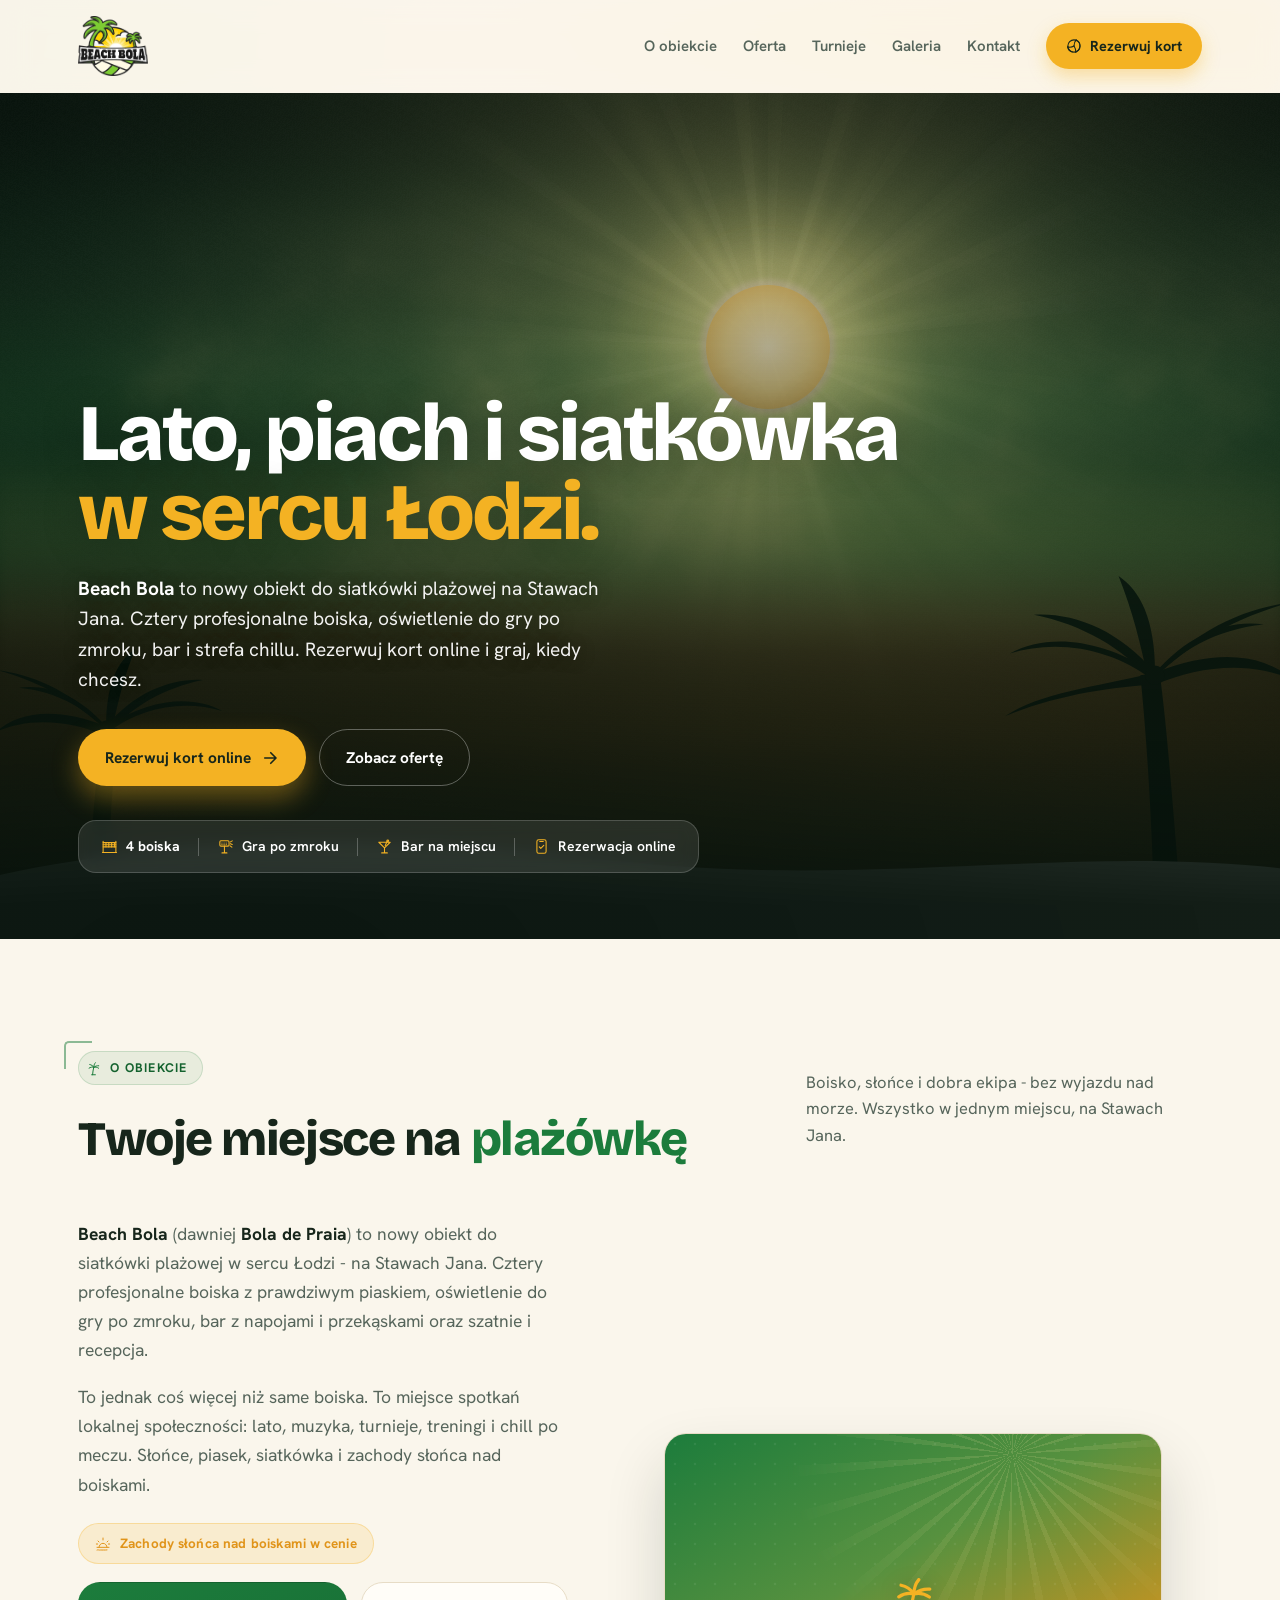
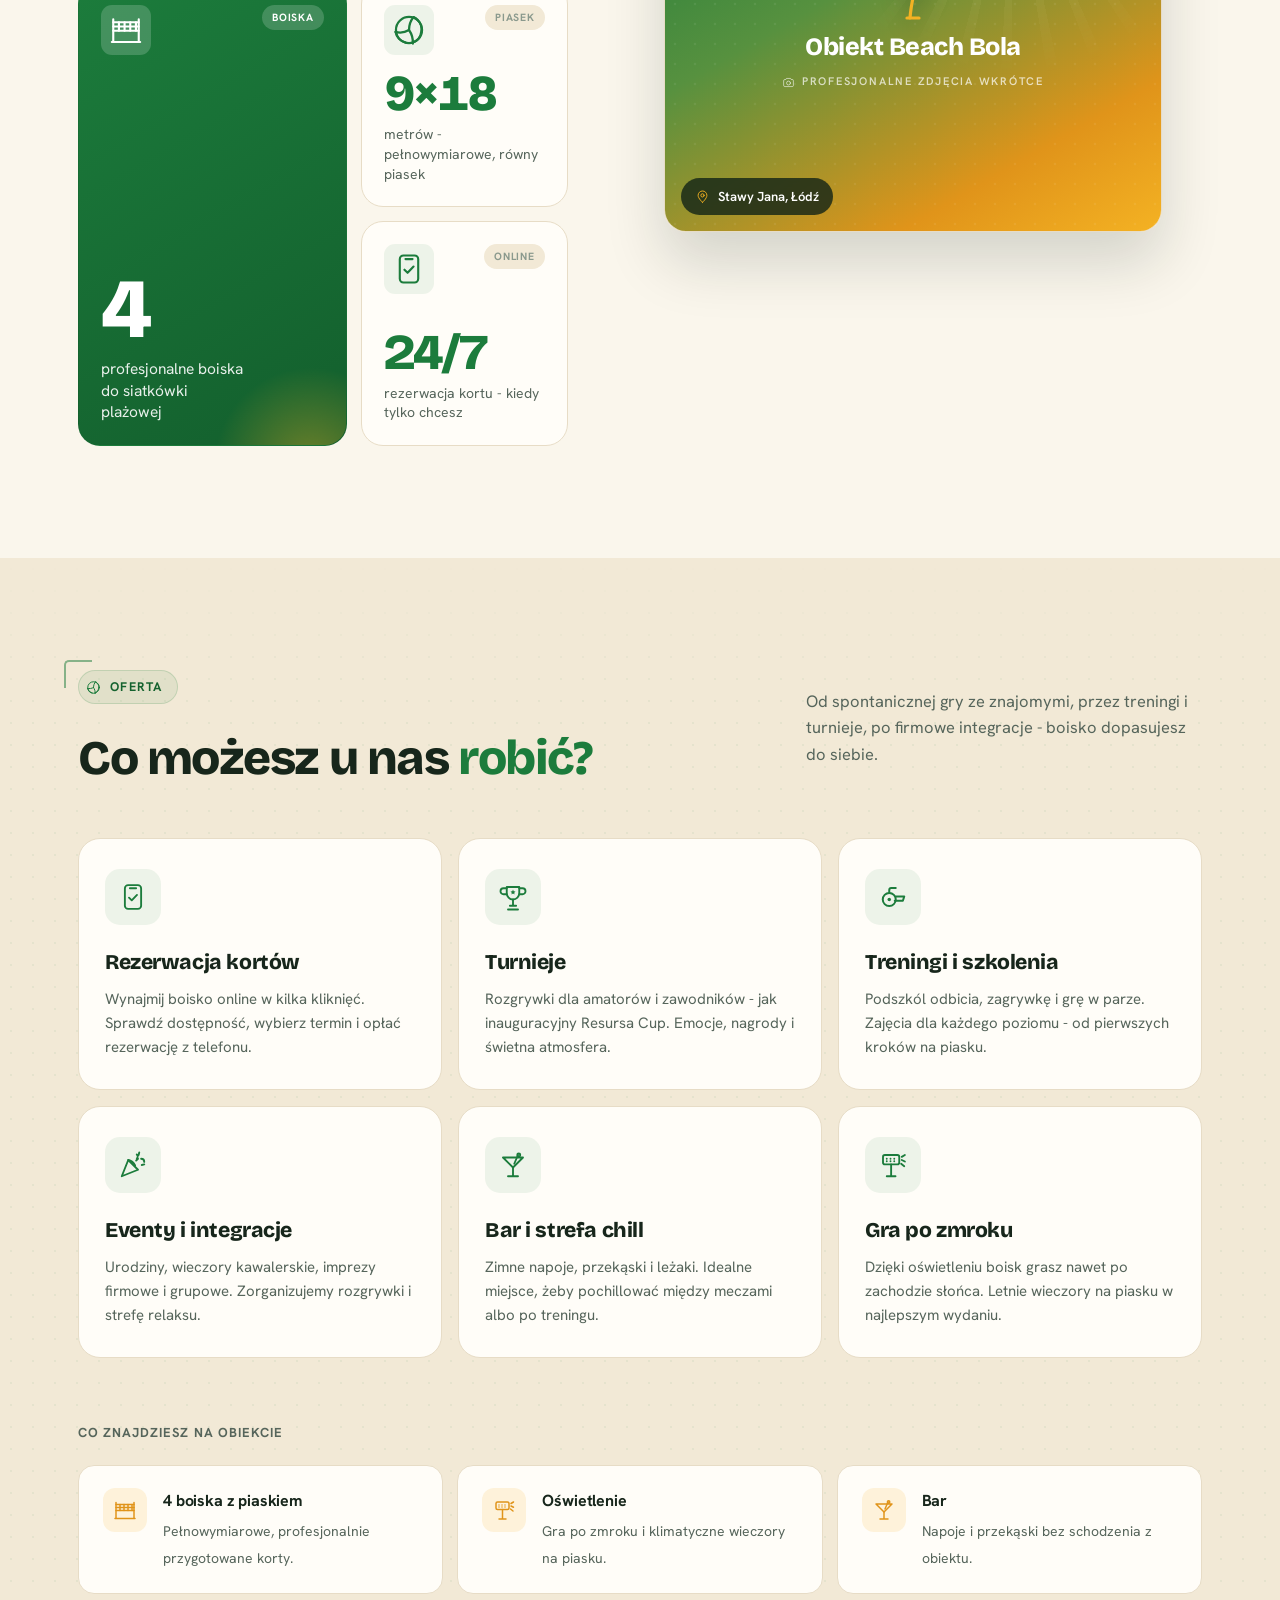
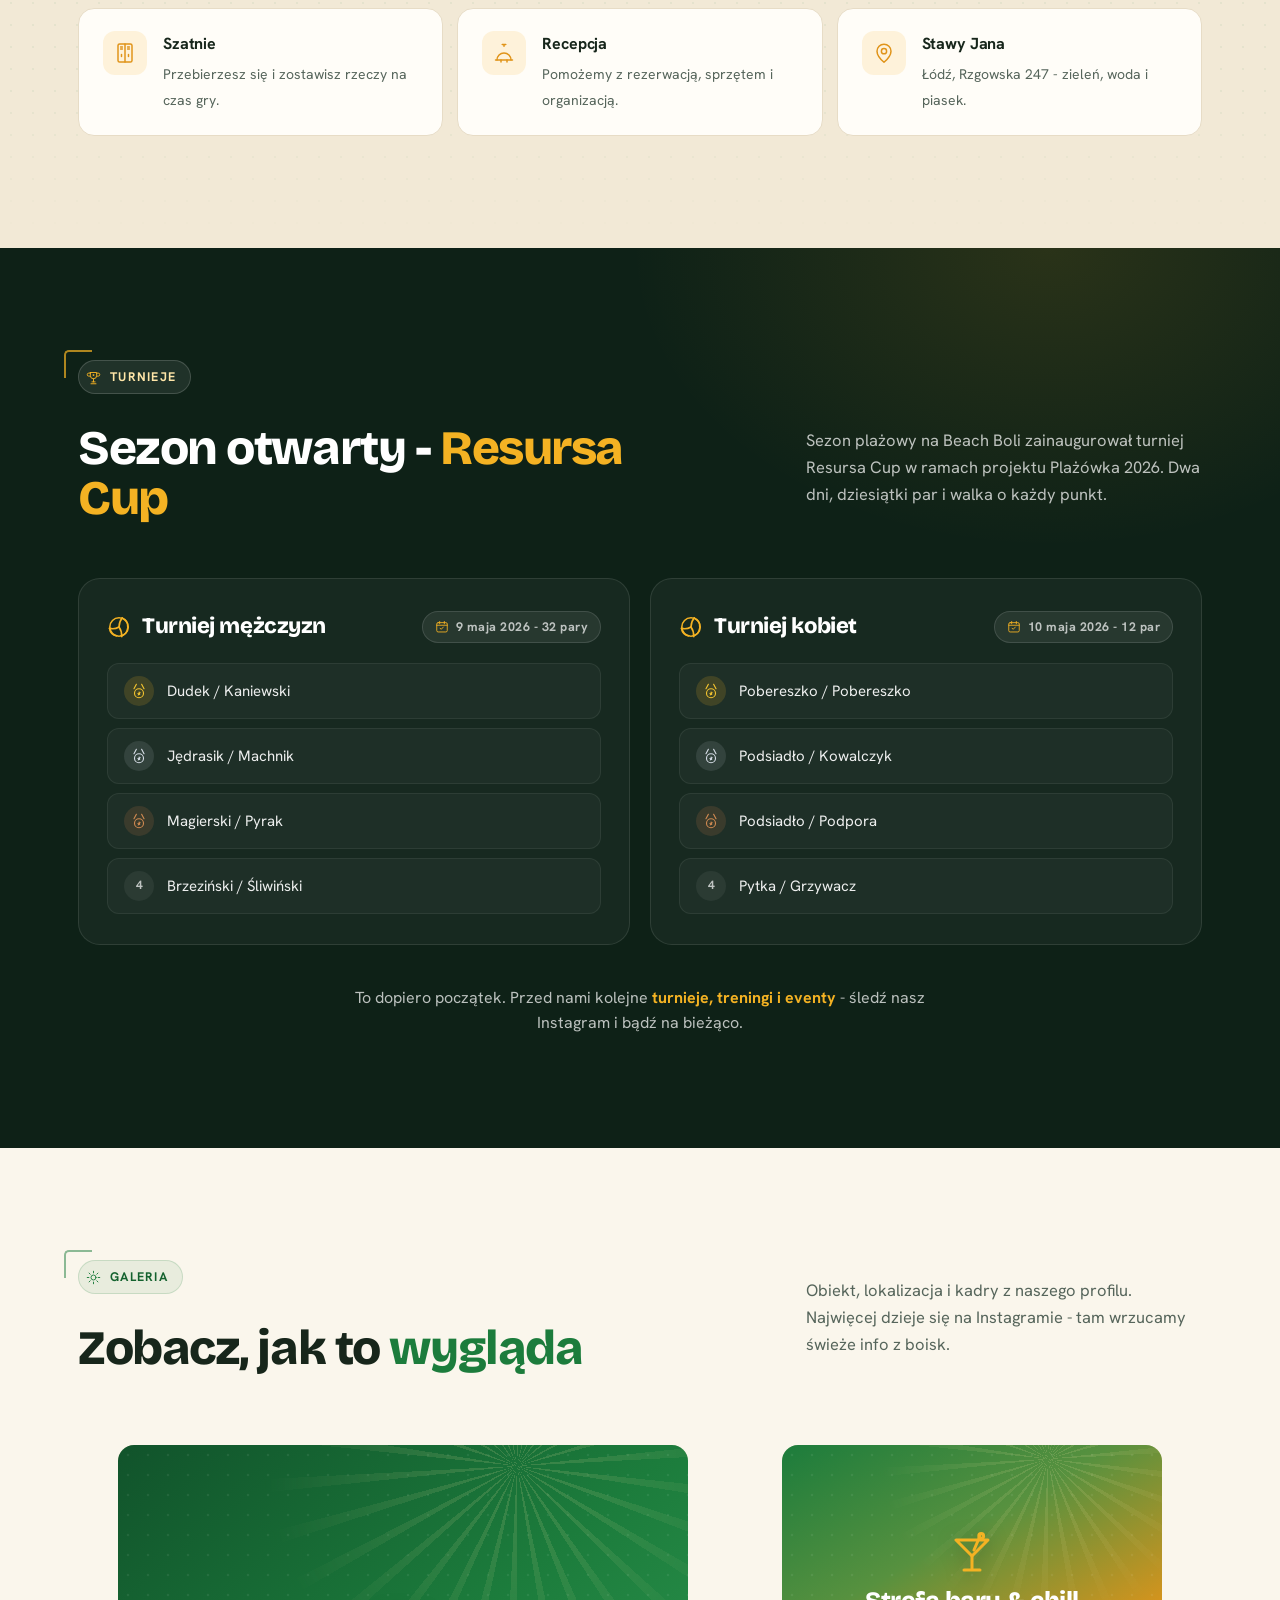
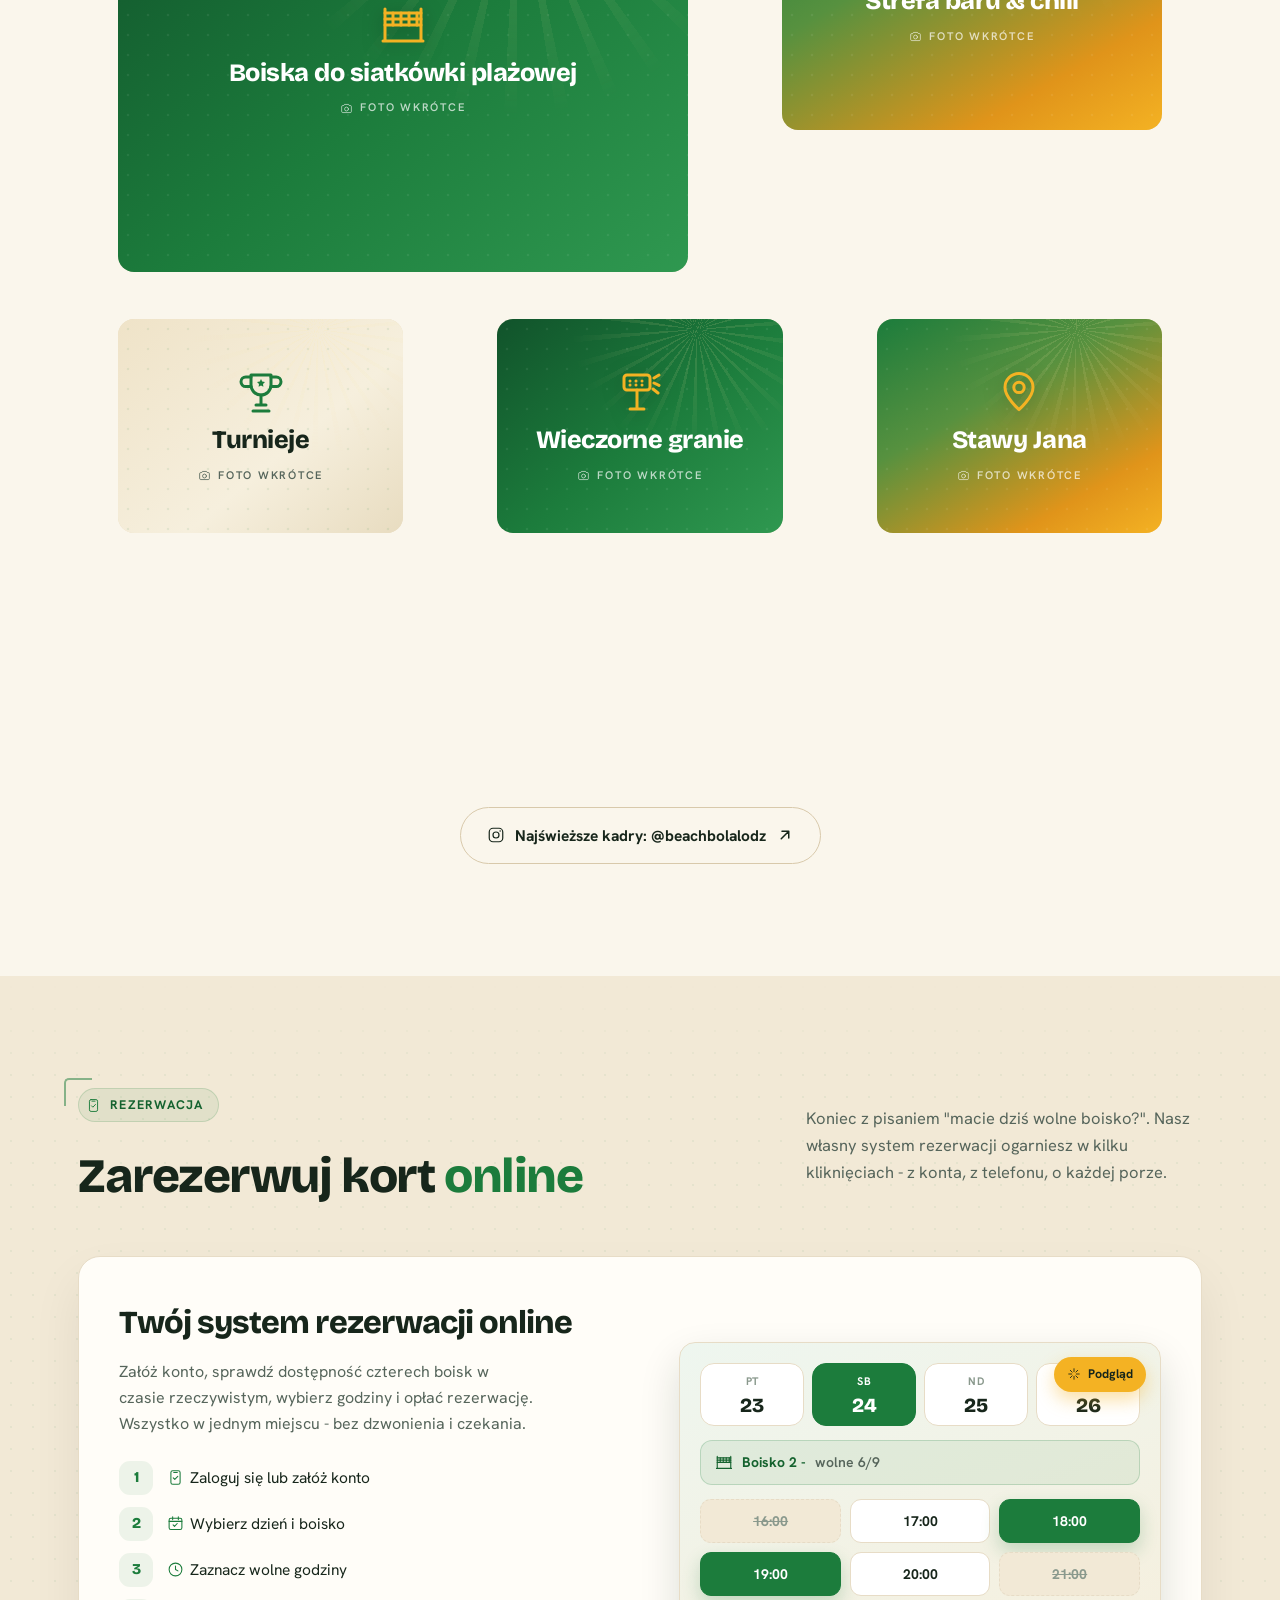
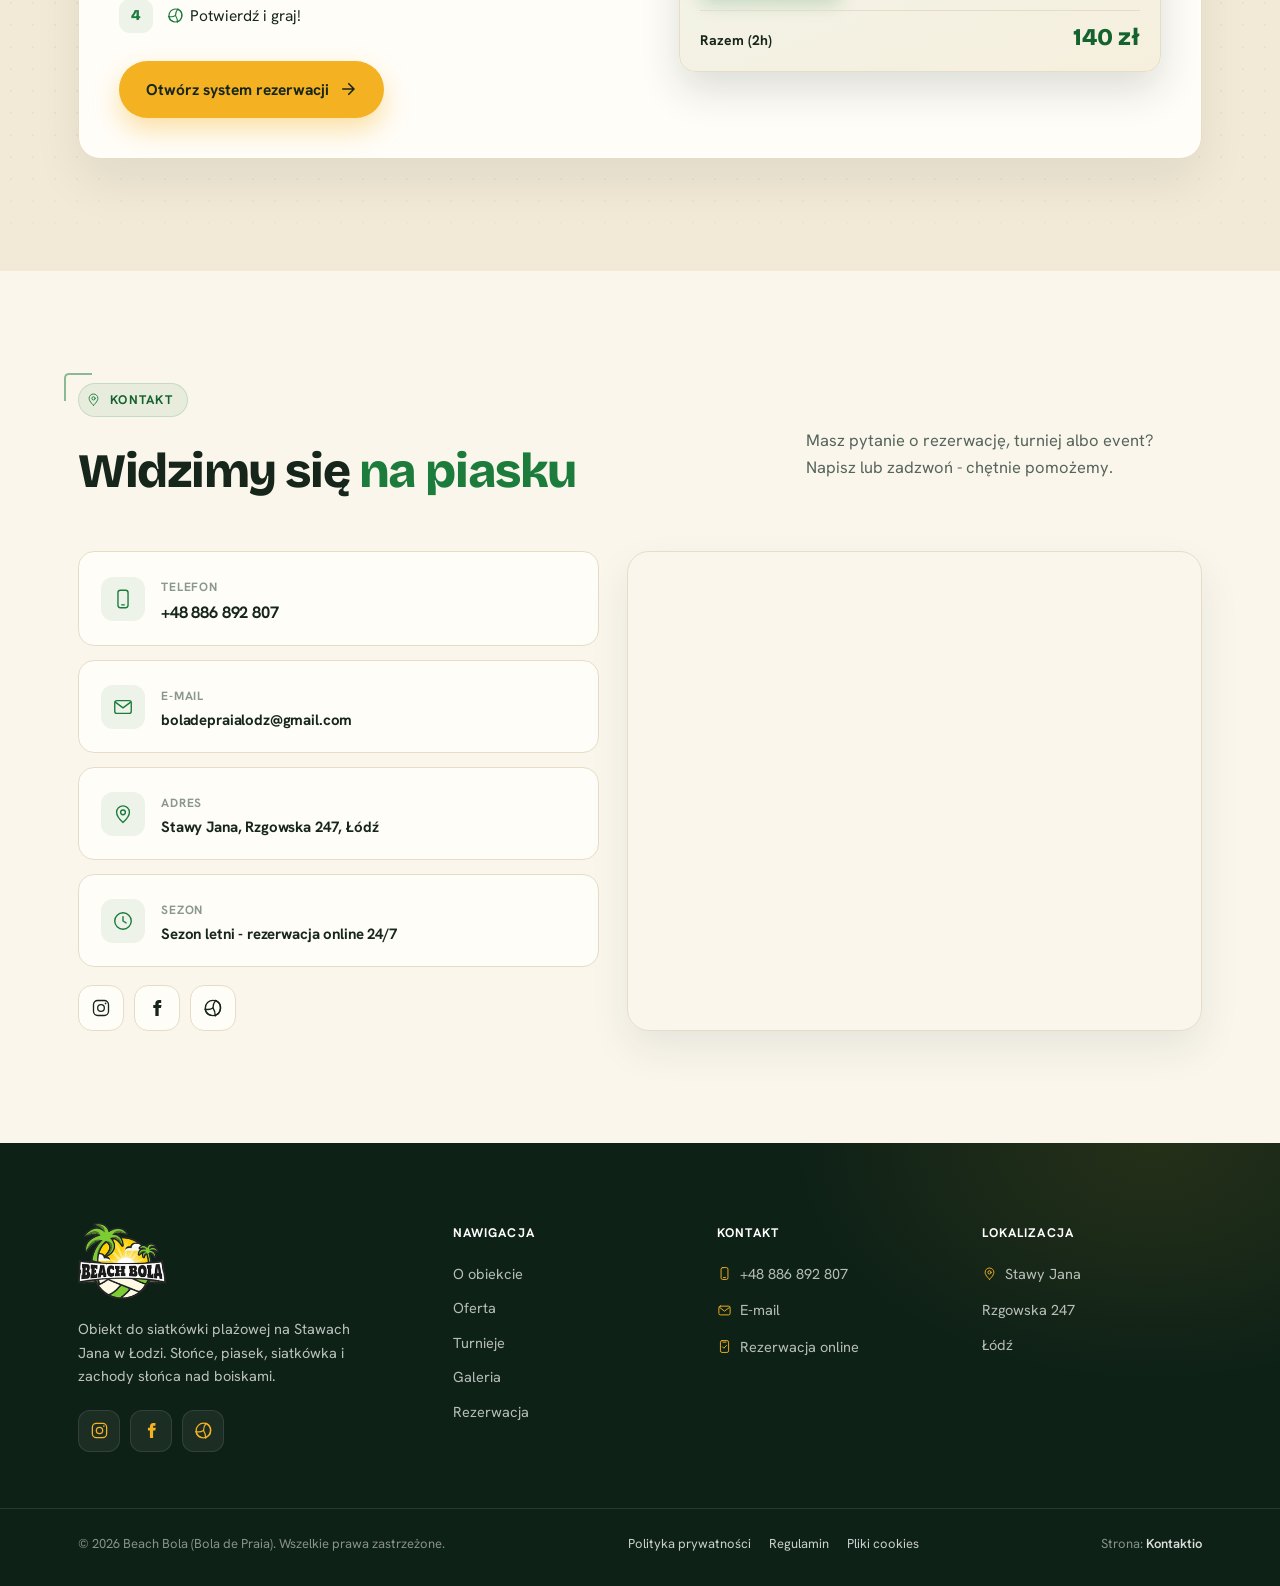
<file: index.html>
<!DOCTYPE html>
<html lang="pl">
<head>
  <meta charset="UTF-8" />
  <meta name="viewport" content="width=device-width, initial-scale=1.0, viewport-fit=cover" />
  <meta name="color-scheme" content="light" />
  <title>Beach Bola - siatkówka plażowa w Łodzi | Stawy Jana, rezerwacja online</title>
  <meta name="description" content="Beach Bola (Bola de Praia) - obiekt do siatkówki plażowej na Stawach Jana w Łodzi. 4 profesjonalne boiska, oświetlenie do gry po zmroku, bar, szatnie i recepcja. Rezerwuj kort online, graj w turniejach i na treningach." />
  <meta name="keywords" content="siatkówka plażowa Łódź, boiska siatkówki plażowej Łódź, wynajem boiska Łódź, Stawy Jana, Beach Bola, Bola de Praia, rezerwacja kortu Łódź, turnieje siatkówki plażowej Łódź, plażówka Łódź, treningi siatkówki plażowej" />
  <meta name="robots" content="index, follow, max-image-preview:large, max-snippet:-1, max-video-preview:-1" />
  <meta name="googlebot" content="index, follow" />
  <meta name="author" content="Beach Bola" />
  <meta name="geo.region" content="PL-LD" />
  <meta name="geo.placename" content="Łódź" />
  <meta name="geo.position" content="51.7187;19.4776" />
  <meta name="ICBM" content="51.7187, 19.4776" />
  <meta name="language" content="Polish" />
  <meta name="theme-color" content="#1c7c3c" />
  <link rel="canonical" href="https://beachbola.pl/" />
  <link rel="alternate" hreflang="pl-PL" href="https://beachbola.pl/" />
  <link rel="alternate" hreflang="x-default" href="https://beachbola.pl/" />

  <meta property="og:type" content="business.business" />
  <meta property="og:locale" content="pl_PL" />
  <meta property="og:site_name" content="Beach Bola" />
  <meta property="og:title" content="Beach Bola - siatkówka plażowa w Łodzi | Stawy Jana" />
  <meta property="og:description" content="Obiekt do siatkówki plażowej na Stawach Jana w Łodzi. 4 boiska, oświetlenie, bar, rezerwacja online. Słońce, piasek, siatkówka i zachody słońca nad boiskami." />
  <meta property="og:url" content="https://beachbola.pl/" />
  <meta property="og:image" content="https://beachbola.pl/assets/img/og-image.jpg" />
  <meta property="og:image:width" content="1200" />
  <meta property="og:image:height" content="630" />
  <meta property="og:image:alt" content="Beach Bola - obiekt do siatkówki plażowej na Stawach Jana w Łodzi" />
  <meta name="twitter:card" content="summary_large_image" />
  <meta name="twitter:title" content="Beach Bola - siatkówka plażowa w Łodzi" />
  <meta name="twitter:description" content="4 boiska, oświetlenie, bar, rezerwacja online. Stawy Jana, Łódź." />
  <meta name="twitter:image" content="https://beachbola.pl/assets/img/og-image.jpg" />
  <meta name="format-detection" content="telephone=yes" />

  <link rel="preload" as="font" type="font/woff2" href="assets/fonts/bricolage-latin.woff2" crossorigin />
  <link rel="preload" as="font" type="font/woff2" href="assets/fonts/hanken-400-latin.woff2" crossorigin />
  <link rel="stylesheet" href="assets/css/styles.css?v=5" />
  <script>if(!(window.matchMedia&&matchMedia('(prefers-reduced-motion: reduce)').matches))document.documentElement.classList.add('js-anim');</script>

  <link rel="icon" type="image/png" sizes="32x32" href="assets/img/favicon-32.png" />
  <link rel="icon" type="image/png" sizes="192x192" href="assets/img/icon-192.png" />
  <link rel="icon" type="image/png" sizes="512x512" href="assets/img/icon-512.png" />
  <link rel="apple-touch-icon" href="assets/img/apple-touch-icon.png" />
  <link rel="manifest" href="/site.webmanifest" />
  <meta name="apple-mobile-web-app-title" content="Beach Bola" />
  <meta name="application-name" content="Beach Bola" />
  <meta name="mobile-web-app-capable" content="yes" />
  <meta name="apple-mobile-web-app-capable" content="yes" />
  <meta name="apple-mobile-web-app-status-bar-style" content="default" />

  <script type="application/ld+json">
  {
    "@context": "https://schema.org",
    "@graph": [
      {
        "@type": ["SportsActivityLocation", "LocalBusiness"],
        "@id": "https://beachbola.pl/#business",
        "name": "Beach Bola",
        "alternateName": "Bola de Praia",
        "url": "https://beachbola.pl/",
        "logo": { "@type": "ImageObject", "url": "https://beachbola.pl/assets/img/icon-512.png", "width": 512, "height": 512 },
        "image": "https://beachbola.pl/assets/img/og-image.jpg",
        "description": "Obiekt do siatkówki plażowej na Stawach Jana w Łodzi. Cztery profesjonalne boiska, oświetlenie do gry po zmroku, bar, szatnie i recepcja. Rezerwacja kortów online, turnieje, treningi i eventy.",
        "telephone": "+48886892807",
        "email": "boladepraialodz@gmail.com",
        "currenciesAccepted": "PLN",
        "sport": "Siatkówka plażowa",
        "priceRange": "$$",
        "address": {
          "@type": "PostalAddress",
          "streetAddress": "Rzgowska 247 (Stawy Jana)",
          "addressLocality": "Łódź",
          "addressRegion": "łódzkie",
          "addressCountry": "PL"
        },
        "geo": { "@type": "GeoCoordinates", "latitude": 51.7187, "longitude": 19.4776 },
        "areaServed": { "@type": "City", "name": "Łódź" },
        "sameAs": [
          "https://www.instagram.com/beachbolalodz/",
          "https://www.facebook.com/profile.php?id=61579685367610",
          "https://napiachu.pl/profil/beach-bola-395"
        ],
        "amenityFeature": [
          { "@type": "LocationFeatureSpecification", "name": "4 boiska do siatkówki plażowej", "value": true },
          { "@type": "LocationFeatureSpecification", "name": "Oświetlenie - gra po zmroku", "value": true },
          { "@type": "LocationFeatureSpecification", "name": "Bar z napojami i przekąskami", "value": true },
          { "@type": "LocationFeatureSpecification", "name": "Szatnie i recepcja", "value": true },
          { "@type": "LocationFeatureSpecification", "name": "Rezerwacja online", "value": true }
        ],
        "potentialAction": {
          "@type": "ReserveAction",
          "name": "Rezerwacja kortu online",
          "target": "https://beachbola.pl/rezerwacja/"
        }
      },
      {
        "@type": "WebSite",
        "@id": "https://beachbola.pl/#website",
        "url": "https://beachbola.pl/",
        "name": "Beach Bola",
        "description": "Obiekt do siatkówki plażowej na Stawach Jana w Łodzi - rezerwacja kortów online, turnieje i treningi.",
        "inLanguage": "pl-PL",
        "publisher": { "@id": "https://beachbola.pl/#business" }
      },
      {
        "@type": "FAQPage",
        "@id": "https://beachbola.pl/#faq",
        "mainEntity": [
          {
            "@type": "Question",
            "name": "Gdzie znajduje się Beach Bola?",
            "acceptedAnswer": { "@type": "Answer", "text": "Beach Bola (Bola de Praia) to obiekt do siatkówki plażowej na Stawach Jana w Łodzi, przy ul. Rzgowskiej 247." }
          },
          {
            "@type": "Question",
            "name": "Jak zarezerwować boisko w Beach Bola?",
            "acceptedAnswer": { "@type": "Answer", "text": "Rezerwacji kortu dokonasz online w naszym systemie rezerwacji - sprawdzisz dostępność boisk, wybierzesz termin i opłacisz rezerwację z telefonu. Możesz też zadzwonić pod numer +48 886 892 807." }
          },
          {
            "@type": "Question",
            "name": "Ile boisk ma Beach Bola i czy można grać wieczorem?",
            "acceptedAnswer": { "@type": "Answer", "text": "Obiekt dysponuje czterema profesjonalnymi boiskami do siatkówki plażowej. Dzięki oświetleniu można grać również po zmroku." }
          },
          {
            "@type": "Question",
            "name": "Czy w Beach Bola organizowane są turnieje i treningi?",
            "acceptedAnswer": { "@type": "Answer", "text": "Tak. Organizujemy turnieje (m.in. Resursa Cup w ramach Plażówki 2026), treningi i szkolenia dla każdego poziomu oraz eventy i integracje." }
          }
        ]
      }
    ]
  }
  </script>
</head>
<body>

<svg width="0" height="0" style="position:absolute" aria-hidden="true" focusable="false">
  <symbol id="ico-volleyball" viewBox="0 0 24 24" fill="none" stroke="currentColor" stroke-width="1.6" stroke-linecap="round" stroke-linejoin="round"><circle cx="12" cy="12" r="9.2"/><path d="M12 12c0-3.4 1.1-6.6 3.2-9.1"/><path d="M12 12c-2.9 1.7-6.4 2.2-9.5 1.3"/><path d="M12 12c1.9 2.7 2.9 6 2.7 9.6"/><path d="M15.2 2.9a9.2 9.2 0 0 1 5.6 9.4"/><path d="M2.5 13.3a9.2 9.2 0 0 0 7.2 7.6"/><path d="M20.7 13a9.2 9.2 0 0 1-6.3 7.9"/></symbol>
  <symbol id="ico-sun" viewBox="0 0 24 24" fill="none" stroke="currentColor" stroke-width="1.5" stroke-linecap="round" stroke-linejoin="round">
    <circle cx="12" cy="12" r="4"/>
    <path d="M12 2v2.6M12 19.4V22M2 12h2.6M19.4 12H22M4.9 4.9l1.8 1.8M17.3 17.3l1.8 1.8M19.1 4.9l-1.8 1.8M6.7 17.3l-1.8 1.8"/>
  </symbol>
  <symbol id="ico-palm" viewBox="0 0 24 24" fill="none" stroke="currentColor" stroke-width="1.6" stroke-linecap="round" stroke-linejoin="round"><path d="M12.4 10c-.9 4.1-1.6 8-1.9 12"/><path d="M9 22h6"/><path d="M12.4 10c2.5-.7 5.3-.2 7.8 1.5"/><path d="M12.4 10c-2.5-.7-5.1-.2-7.5 1.4"/><path d="M12.4 10c.1-2.8.9-5.3 2.5-7.2"/><path d="M12.4 10c-1.5-2.4-3.7-3.9-6.4-4.4"/><path d="M12.4 10c2.4-1.8 5.1-2.6 8-2.4"/><circle cx="12.4" cy="10" r=".8" fill="currentColor" stroke="none"/></symbol>
  <symbol id="ico-net" viewBox="0 0 24 24" fill="none" stroke="currentColor" stroke-width="1.5" stroke-linecap="round" stroke-linejoin="round">
    <path d="M3 4.5v16M21 4.5v16M2 20.5h20"/>
    <path d="M3 6.5h18M3 9.5h18M3 12.5h18"/>
    <path d="M7 6.5v6M11 6.5v6M15 6.5v6M19 6.5v6"/>
  </symbol>
  <symbol id="ico-whistle" viewBox="0 0 24 24" fill="none" stroke="currentColor" stroke-width="1.6" stroke-linecap="round" stroke-linejoin="round"><circle cx="9" cy="14" r="5.2"/><path d="M14.1 11.6H21l-1.1 3.4h-6.5"/><path d="M9 8.8V6.4a1.6 1.6 0 0 1 1.6-1.6h3.6"/><circle cx="9" cy="14" r="1.4" fill="currentColor" stroke="none"/></symbol>
  <symbol id="ico-trophy" viewBox="0 0 24 24" fill="none" stroke="currentColor" stroke-width="1.5" stroke-linecap="round" stroke-linejoin="round">
    <path d="M7 4h10v5a5 5 0 0 1-10 0V4z"/>
    <path d="M7 5H4.4a2.4 2.4 0 0 0 0 4.8H7M17 5h2.6a2.4 2.4 0 0 1 0 4.8H17"/>
    <path d="M9.5 19h5M12 14v5M8 22h8"/>
    <path d="m12 6 .6 1.3 1.4.2-1 1 .2 1.4-1.2-.7-1.2.7.2-1.4-1-1 1.4-.2z" fill="currentColor" stroke="none"/>
  </symbol>
  <symbol id="ico-medal" viewBox="0 0 24 24" fill="none" stroke="currentColor" stroke-width="1.5" stroke-linecap="round" stroke-linejoin="round">
    <path d="m8.5 3-3.2 6M15.5 3l3.2 6"/>
    <circle cx="12" cy="15" r="6"/>
    <path d="m12 12 .8 1.7 1.9.2-1.4 1.3.4 1.9L12 17.4l-1.7.9.4-1.9-1.4-1.3 1.9-.2z" fill="currentColor" stroke="none"/>
  </symbol>
  <symbol id="ico-floodlight" viewBox="0 0 24 24" fill="none" stroke="currentColor" stroke-width="1.5" stroke-linecap="round" stroke-linejoin="round">
    <rect x="4" y="4" width="13" height="7.5" rx="1.5"/>
    <path d="M7 7h.01M10 7h.01M13 7h.01M7 9h.01M10 9h.01M13 9h.01"/>
    <path d="M10.5 11.5V21M7 21h7"/>
    <path d="M19 5.5 21.5 4M19 8l2.5 1.2M18.5 11l2.5 2"/>
  </symbol>
  <symbol id="ico-cocktail" viewBox="0 0 24 24" fill="none" stroke="currentColor" stroke-width="1.5" stroke-linecap="round" stroke-linejoin="round">
    <path d="M4 6h16l-8 8z"/>
    <path d="M12 14v6M8 21h8"/>
    <path d="M16 4 13 11"/>
    <circle cx="16.6" cy="4" r="1.2"/>
  </symbol>
  <symbol id="ico-locker" viewBox="0 0 24 24" fill="none" stroke="currentColor" stroke-width="1.5" stroke-linecap="round" stroke-linejoin="round">
    <rect x="5" y="3" width="14" height="18" rx="1.6"/>
    <path d="M12 3v18"/>
    <path d="M7.6 6h1.8M14.6 6h1.8M7.6 8h1.8M14.6 8h1.8"/>
    <path d="M8.5 13.5v2M15.5 13.5v2"/>
  </symbol>
  <symbol id="ico-reception" viewBox="0 0 24 24" fill="none" stroke="currentColor" stroke-width="1.5" stroke-linecap="round" stroke-linejoin="round">
    <path d="M3.5 19h17"/>
    <path d="M5 19a7 7 0 0 1 14 0"/>
    <path d="M12 5.2V3.4M10.2 3.4h3.6"/>
    <path d="M9 19v2M15 19v2"/>
  </symbol>
  <symbol id="ico-calendar" viewBox="0 0 24 24" fill="none" stroke="currentColor" stroke-width="1.5" stroke-linecap="round" stroke-linejoin="round">
    <rect x="3" y="4.5" width="18" height="16" rx="2.4"/>
    <path d="M3 9h18M8 2.5v4M16 2.5v4"/>
    <path d="m8.6 14 2 2 3.8-4"/>
  </symbol>
  <symbol id="ico-pin" viewBox="0 0 24 24" fill="none" stroke="currentColor" stroke-width="1.5" stroke-linecap="round" stroke-linejoin="round">
    <path d="M12 21.3s7-6.1 7-11.1a7 7 0 1 0-14 0c0 5 7 11.1 7 11.1z"/>
    <circle cx="12" cy="10.2" r="2.6"/>
  </symbol>
  <symbol id="ico-phone" viewBox="0 0 24 24" fill="none" stroke="currentColor" stroke-width="1.5" stroke-linecap="round" stroke-linejoin="round">
    <rect x="6.5" y="2.5" width="11" height="19" rx="2.6"/>
    <path d="M10.5 18.4h3"/>
  </symbol>
  <symbol id="ico-mail" viewBox="0 0 24 24" fill="none" stroke="currentColor" stroke-width="1.5" stroke-linecap="round" stroke-linejoin="round">
    <rect x="3" y="5" width="18" height="14" rx="2.4"/>
    <path d="m4 7 8 6 8-6"/>
  </symbol>
  <symbol id="ico-clock" viewBox="0 0 24 24" fill="none" stroke="currentColor" stroke-width="1.5" stroke-linecap="round" stroke-linejoin="round">
    <circle cx="12" cy="12" r="9"/>
    <path d="M12 7.2V12l3.4 2"/>
  </symbol>
  <symbol id="ico-online" viewBox="0 0 24 24" fill="none" stroke="currentColor" stroke-width="1.5" stroke-linecap="round" stroke-linejoin="round">
    <rect x="5.5" y="2.5" width="13" height="19" rx="2.6"/>
    <path d="m8.8 12.5 2.2 2.2 4.2-4.4"/>
    <path d="M9.5 5h5"/>
  </symbol>
  <symbol id="ico-party" viewBox="0 0 24 24" fill="none" stroke="currentColor" stroke-width="1.5" stroke-linecap="round" stroke-linejoin="round">
    <path d="M3 21 8.2 8 16 15.8z"/>
    <path d="M8.2 8c2 .4 4.4 2.1 5.5 4.3"/>
    <path d="M15 3.5c1 1 1 2.6 0 3.6M18.5 7c1.4 0 2.5 1.1 2.5 2.5M14.5 8.5 16 7M19 12l2-.5M16.5 4l.5-2"/>
  </symbol>
  <symbol id="ico-users" viewBox="0 0 24 24" fill="none" stroke="currentColor" stroke-width="1.5" stroke-linecap="round" stroke-linejoin="round">
    <circle cx="9" cy="8" r="3.3"/>
    <path d="M3.4 20a5.6 5.6 0 0 1 11.2 0"/>
    <path d="M15.8 5.2a3.3 3.3 0 0 1 0 5.6"/>
    <path d="M16.6 15.2A5.6 5.6 0 0 1 20.6 20"/>
  </symbol>
  <symbol id="ico-sunset" viewBox="0 0 24 24" fill="none" stroke="currentColor" stroke-width="1.5" stroke-linecap="round" stroke-linejoin="round">
    <path d="M3 17h18"/>
    <path d="M6 17a6 6 0 0 1 12 0"/>
    <path d="M12 3v3M4.5 7.5 6 9M19.5 7.5 18 9M2 12h2M20 12h2"/>
    <path d="M3 21c2-1 3 .6 5 0 1.8-.5 3 .6 5 0 1.8-.5 3 .6 5 0"/>
  </symbol>
  <symbol id="ico-instagram" viewBox="0 0 24 24" fill="none" stroke="currentColor" stroke-width="1.6" stroke-linecap="round" stroke-linejoin="round">
    <rect x="3" y="3" width="18" height="18" rx="5"/>
    <circle cx="12" cy="12" r="4"/>
    <circle cx="17.5" cy="6.5" r="1" fill="currentColor" stroke="none"/>
  </symbol>
  <symbol id="ico-facebook" viewBox="0 0 24 24" fill="currentColor" stroke="none">
    <path d="M14 8.5V7c0-.8.5-1 1-1h2V2.5h-3C11.8 2.5 10 4.3 10 6.5v2H7.5V12H10v9.5h4V12h2.7l.8-3.5H14z"/>
  </symbol>
  <symbol id="ico-arrow" viewBox="0 0 24 24" fill="none" stroke="currentColor" stroke-width="2.2" stroke-linecap="round" stroke-linejoin="round">
    <path d="M5 12h14M13 5l7 7-7 7"/>
  </symbol>
  <symbol id="ico-arrow-ur" viewBox="0 0 24 24" fill="none" stroke="currentColor" stroke-width="2" stroke-linecap="round" stroke-linejoin="round">
    <path d="M7 17 17 7M8 7h9v9"/>
  </symbol>
  <symbol id="ico-check" viewBox="0 0 24 24" fill="none" stroke="currentColor" stroke-width="2.4" stroke-linecap="round" stroke-linejoin="round">
    <path d="M20 6 9 17l-5-5"/>
  </symbol>
  <symbol id="ico-camera" viewBox="0 0 24 24" fill="none" stroke="currentColor" stroke-width="1.5" stroke-linecap="round" stroke-linejoin="round">
    <path d="M3 8.5a2 2 0 0 1 2-2h2l1.2-2h7.6L17 6.5h2a2 2 0 0 1 2 2v9a2 2 0 0 1-2 2H5a2 2 0 0 1-2-2z"/>
    <circle cx="12" cy="13" r="3.6"/>
  </symbol>
  <symbol id="ico-spark" viewBox="0 0 24 24" fill="none" stroke="currentColor" stroke-width="1.5" stroke-linecap="round" stroke-linejoin="round">
    <path d="M12 3v5M12 16v5M3 12h5M16 12h5M5.6 5.6l3.2 3.2M15.2 15.2l3.2 3.2M18.4 5.6l-3.2 3.2M8.8 15.2l-3.2 3.2"/>
  </symbol>
</svg>

<a class="skip-link" href="#top">Przejdź do treści</a>

<header class="nav">
  <div class="container nav-inner">
    <a href="/" class="brand" aria-label="Beach Bola - strona główna">
      <img class="brand-mark" src="assets/img/logo/nav-light.png" alt="Beach Bola" width="163" height="140" fetchpriority="high" />
    </a>
    <button class="nav-toggle" type="button" aria-label="Menu" aria-expanded="false" aria-controls="primary-nav">
      <span></span><span></span><span></span>
    </button>
    <nav id="primary-nav" class="main-nav" aria-label="Nawigacja główna">
      <a href="#obiekt">O obiekcie</a>
      <a href="#oferta">Oferta</a>
      <a href="#turnieje">Turnieje</a>
      <a href="#galeria">Galeria</a>
      <a href="#kontakt">Kontakt</a>
      <a href="rezerwacja/" class="btn-nav">
        <svg class="ico" aria-hidden="true"><use href="#ico-volleyball"/></svg> Rezerwuj kort
      </a>
    </nav>
  </div>
</header>

<main id="top">

  <section class="hero">
    <div class="hero-scene" aria-hidden="true">
      <div class="hero-sky"></div>
      <canvas class="hero-gl"></canvas>
      <div class="hero-rays" data-parallax data-pspeed="-0.12"></div>
      <div class="hero-sun" data-parallax data-pspeed="0.18"></div>
      <div class="hero-sun-core" data-parallax data-pspeed="0.18"></div>
      <div class="hero-haze"></div>
      <div class="hero-palm hero-palm-l" data-parallax data-pspeed="0.06">
        <svg viewBox="0 0 248 300" fill="currentColor" aria-hidden="true">
          <path d="M116 80 C108 142,104 212,96 298 L120 298 C122 212,126 142,132 82 Z"/>
          <path d="M120 80 C70 60,30 64,6 86 C40 70,84 74,120 90 Z"/>
          <path d="M120 80 C80 40,40 26,8 22 C52 34,92 56,122 86 Z"/>
          <path d="M120 80 C120 36,132 12,150 0 C138 30,132 56,126 84 Z"/>
          <path d="M120 80 C168 50,210 48,240 64 C200 52,156 60,122 86 Z"/>
          <path d="M120 80 C170 92,214 96,244 116 C206 100,160 92,122 90 Z"/>
          <path d="M120 80 C92 48,60 36,30 40 C70 44,100 62,122 86 Z"/>
          <path d="M120 80 C150 44,188 30,220 32 C180 40,146 60,124 86 Z"/>
          <circle cx="120" cy="82" r="8"/>
        </svg>
      </div>
      <div class="hero-palm hero-palm-r" data-parallax data-pspeed="0.1" style="transform:scaleX(-1)">
        <svg viewBox="0 0 248 300" fill="currentColor" aria-hidden="true">
          <path d="M116 80 C108 142,104 212,96 298 L120 298 C122 212,126 142,132 82 Z"/>
          <path d="M120 80 C70 60,30 64,6 86 C40 70,84 74,120 90 Z"/>
          <path d="M120 80 C80 40,40 26,8 22 C52 34,92 56,122 86 Z"/>
          <path d="M120 80 C120 36,132 12,150 0 C138 30,132 56,126 84 Z"/>
          <path d="M120 80 C168 50,210 48,240 64 C200 52,156 60,122 86 Z"/>
          <path d="M120 80 C170 92,214 96,244 116 C206 100,160 92,122 90 Z"/>
          <path d="M120 80 C92 48,60 36,30 40 C70 44,100 62,122 86 Z"/>
          <path d="M120 80 C150 44,188 30,220 32 C180 40,146 60,124 86 Z"/>
          <circle cx="120" cy="82" r="8"/>
        </svg>
      </div>
      <div class="hero-dunes">
        <svg viewBox="0 0 1440 150" preserveAspectRatio="none" aria-hidden="true">
          <path fill="#faf6ec" d="M0 78 C220 28,470 40,720 64 C980 90,1210 44,1440 70 L1440 150 L0 150 Z"/>
        </svg>
      </div>
    </div>
    <div class="container">
      <h1>Lato, piach i siatkówka <span class="accent">w sercu Łodzi.</span></h1>
      <p class="lead">
        <strong>Beach Bola</strong> to nowy obiekt do siatkówki plażowej na Stawach Jana. Cztery profesjonalne boiska, oświetlenie do gry po zmroku, bar i strefa chillu. Rezerwuj kort online i graj, kiedy chcesz.
      </p>
      <div class="hero-actions">
        <a class="btn btn-primary" href="rezerwacja/">
          Rezerwuj kort online
          <svg class="ico arrow" aria-hidden="true"><use href="#ico-arrow"/></svg>
        </a>
        <a class="btn btn-ghost on-dark" href="#oferta">Zobacz ofertę</a>
      </div>
      <div class="trust-strip" aria-label="Najważniejsze informacje">
        <span class="item"><svg class="ico" aria-hidden="true"><use href="#ico-net"/></svg> <strong>4 boiska</strong></span>
        <span class="divider" aria-hidden="true"></span>
        <span class="item"><svg class="ico" aria-hidden="true"><use href="#ico-floodlight"/></svg> Gra po zmroku</span>
        <span class="divider" aria-hidden="true"></span>
        <span class="item"><svg class="ico" aria-hidden="true"><use href="#ico-cocktail"/></svg> Bar na miejscu</span>
        <span class="divider" aria-hidden="true"></span>
        <span class="item"><svg class="ico" aria-hidden="true"><use href="#ico-online"/></svg> Rezerwacja online</span>
      </div>
    </div>
  </section>

  <section id="obiekt" class="section">
    <div class="container">
      <div class="section-head reveal">
        <div>
          <p class="eyebrow"><svg class="ico" aria-hidden="true"><use href="#ico-palm"/></svg> O obiekcie</p>
          <h2>Twoje miejsce na <span class="accent">plażówkę</span></h2>
        </div>
        <p class="head-meta">
          Boisko, słońce i dobra ekipa - bez wyjazdu nad morze. Wszystko w jednym miejscu, na Stawach Jana.
        </p>
      </div>

      <div class="about-grid">
        <div class="about-text reveal">
          <p>
            <strong>Beach Bola</strong> (dawniej <strong>Bola de Praia</strong>) to nowy obiekt do siatkówki plażowej w sercu Łodzi - na Stawach Jana. Cztery profesjonalne boiska z prawdziwym piaskiem, oświetlenie do gry po zmroku, bar z napojami i przekąskami oraz szatnie i recepcja.
          </p>
          <p>
            To jednak coś więcej niż same boiska. To miejsce spotkań lokalnej społeczności: lato, muzyka, turnieje, treningi i chill po meczu. Słońce, piasek, siatkówka i zachody słońca nad boiskami.
          </p>
          <div class="underline-meta">
            <svg class="ico" aria-hidden="true"><use href="#ico-sunset"/></svg>
            Zachody słońca nad boiskami w cenie
          </div>

          <div class="about-bento reveal-stagger">
            <div class="bento-card bento-featured">
              <div class="top">
                <svg class="ico ico-bento" aria-hidden="true"><use href="#ico-net"/></svg>
                <span class="tag">Boiska</span>
              </div>
              <div>
                <div class="number" data-count="4">4</div>
                <div class="label">profesjonalne boiska do siatkówki plażowej</div>
              </div>
            </div>
            <div class="bento-card bento-side">
              <div class="top">
                <svg class="ico ico-bento" aria-hidden="true"><use href="#ico-volleyball"/></svg>
                <span class="tag">Piasek</span>
              </div>
              <div>
                <div class="number">9×18</div>
                <div class="label">metrów - pełnowymiarowe, równy piasek</div>
              </div>
            </div>
            <div class="bento-card bento-side">
              <div class="top">
                <svg class="ico ico-bento" aria-hidden="true"><use href="#ico-online"/></svg>
                <span class="tag">Online</span>
              </div>
              <div>
                <div class="number">24/7</div>
                <div class="label">rezerwacja kortu - kiedy tylko chcesz</div>
              </div>
            </div>
          </div>
        </div>

        <div class="about-visual reveal reveal-scale">
          <figure class="about-photo">
            <div class="ph ph--sunset" style="position:absolute;inset:0;border-radius:0;">
              <span class="ph-sheen"></span>
              <div class="ph-inner">
                <svg class="ico ph-ico" aria-hidden="true"><use href="#ico-palm"/></svg>
                <span class="ph-label">Obiekt Beach Bola</span>
                <span class="ph-sub"><svg class="ico" aria-hidden="true"><use href="#ico-camera"/></svg> Profesjonalne zdjęcia wkrótce</span>
              </div>
            </div>
            <figcaption class="photo-tag"><svg class="ico" aria-hidden="true"><use href="#ico-pin"/></svg> Stawy Jana, Łódź</figcaption>
          </figure>
        </div>
      </div>
    </div>
  </section>

  <section id="oferta" class="section section-alt">
    <div class="container">
      <div class="section-head reveal">
        <div>
          <p class="eyebrow"><svg class="ico" aria-hidden="true"><use href="#ico-volleyball"/></svg> Oferta</p>
          <h2>Co możesz u nas <span class="accent">robić?</span></h2>
        </div>
        <p class="head-meta">
          Od spontanicznej gry ze znajomymi, przez treningi i turnieje, po firmowe integracje - boisko dopasujesz do siebie.
        </p>
      </div>

      <div class="offer-grid reveal-stagger reveal">
        <article class="offer-card">
          <svg class="ico offer-icon" aria-hidden="true"><use href="#ico-online"/></svg>
          <h3>Rezerwacja kortów</h3>
          <p>Wynajmij boisko online w kilka kliknięć. Sprawdź dostępność, wybierz termin i opłać rezerwację z telefonu.</p>
        </article>
        <article class="offer-card">
          <svg class="ico offer-icon" aria-hidden="true"><use href="#ico-trophy"/></svg>
          <h3>Turnieje</h3>
          <p>Rozgrywki dla amatorów i zawodników - jak inauguracyjny Resursa Cup. Emocje, nagrody i świetna atmosfera.</p>
        </article>
        <article class="offer-card">
          <svg class="ico offer-icon" aria-hidden="true"><use href="#ico-whistle"/></svg>
          <h3>Treningi i szkolenia</h3>
          <p>Podszkól odbicia, zagrywkę i grę w parze. Zajęcia dla każdego poziomu - od pierwszych kroków na piasku.</p>
        </article>
        <article class="offer-card">
          <svg class="ico offer-icon" aria-hidden="true"><use href="#ico-party"/></svg>
          <h3>Eventy i integracje</h3>
          <p>Urodziny, wieczory kawalerskie, imprezy firmowe i grupowe. Zorganizujemy rozgrywki i strefę relaksu.</p>
        </article>
        <article class="offer-card">
          <svg class="ico offer-icon" aria-hidden="true"><use href="#ico-cocktail"/></svg>
          <h3>Bar i strefa chill</h3>
          <p>Zimne napoje, przekąski i leżaki. Idealne miejsce, żeby pochillować między meczami albo po treningu.</p>
        </article>
        <article class="offer-card">
          <svg class="ico offer-icon" aria-hidden="true"><use href="#ico-floodlight"/></svg>
          <h3>Gra po zmroku</h3>
          <p>Dzięki oświetleniu boisk grasz nawet po zachodzie słońca. Letnie wieczory na piasku w najlepszym wydaniu.</p>
        </article>
      </div>

      <h3 class="subhead-label reveal" style="margin:64px 0 22px; font-family:var(--body); font-size:13px; letter-spacing:.08em; text-transform:uppercase; color:var(--ink-muted); font-weight:700;">Co znajdziesz na obiekcie</h3>
      <div class="amenities reveal-stagger reveal">
        <div class="amenity">
          <svg class="ico ico-list" aria-hidden="true"><use href="#ico-net"/></svg>
          <div><strong>4 boiska z piaskiem</strong><span class="desc">Pełnowymiarowe, profesjonalnie przygotowane korty.</span></div>
        </div>
        <div class="amenity">
          <svg class="ico ico-list" aria-hidden="true"><use href="#ico-floodlight"/></svg>
          <div><strong>Oświetlenie</strong><span class="desc">Gra po zmroku i klimatyczne wieczory na piasku.</span></div>
        </div>
        <div class="amenity">
          <svg class="ico ico-list" aria-hidden="true"><use href="#ico-cocktail"/></svg>
          <div><strong>Bar</strong><span class="desc">Napoje i przekąski bez schodzenia z obiektu.</span></div>
        </div>
        <div class="amenity">
          <svg class="ico ico-list" aria-hidden="true"><use href="#ico-locker"/></svg>
          <div><strong>Szatnie</strong><span class="desc">Przebierzesz się i zostawisz rzeczy na czas gry.</span></div>
        </div>
        <div class="amenity">
          <svg class="ico ico-list" aria-hidden="true"><use href="#ico-reception"/></svg>
          <div><strong>Recepcja</strong><span class="desc">Pomożemy z rezerwacją, sprzętem i organizacją.</span></div>
        </div>
        <div class="amenity">
          <svg class="ico ico-list" aria-hidden="true"><use href="#ico-pin"/></svg>
          <div><strong>Stawy Jana</strong><span class="desc">Łódź, Rzgowska 247 - zieleń, woda i piasek.</span></div>
        </div>
      </div>
    </div>
  </section>

  <section id="turnieje" class="section section-dark">
    <div class="container">
      <div class="section-head reveal">
        <div>
          <p class="eyebrow on-dark"><svg class="ico" aria-hidden="true"><use href="#ico-trophy"/></svg> Turnieje</p>
          <h2>Sezon otwarty - <span class="accent">Resursa Cup</span></h2>
        </div>
        <p class="head-meta">
          Sezon plażowy na Beach Boli zainaugurował turniej Resursa Cup w ramach projektu Plażówka 2026. Dwa dni, dziesiątki par i walka o każdy punkt.
        </p>
      </div>

      <div class="tournaments reveal-stagger reveal">
        <article class="tcard">
          <div class="tcard-head">
            <h3><svg class="ico" aria-hidden="true"><use href="#ico-volleyball"/></svg> Turniej mężczyzn</h3>
            <span class="meta"><svg class="ico" aria-hidden="true"><use href="#ico-calendar"/></svg> 9 maja 2026 - 32 pary</span>
          </div>
          <ul class="podium">
            <li class="gold"><span class="place"><svg class="ico" aria-hidden="true"><use href="#ico-medal"/></svg></span><span>Dudek / Kaniewski</span></li>
            <li class="silver"><span class="place"><svg class="ico" aria-hidden="true"><use href="#ico-medal"/></svg></span><span>Jędrasik / Machnik</span></li>
            <li class="bronze"><span class="place"><svg class="ico" aria-hidden="true"><use href="#ico-medal"/></svg></span><span>Magierski / Pyrak</span></li>
            <li class="fourth"><span class="place">4</span><span>Brzeziński / Śliwiński</span></li>
          </ul>
        </article>
        <article class="tcard">
          <div class="tcard-head">
            <h3><svg class="ico" aria-hidden="true"><use href="#ico-volleyball"/></svg> Turniej kobiet</h3>
            <span class="meta"><svg class="ico" aria-hidden="true"><use href="#ico-calendar"/></svg> 10 maja 2026 - 12 par</span>
          </div>
          <ul class="podium">
            <li class="gold"><span class="place"><svg class="ico" aria-hidden="true"><use href="#ico-medal"/></svg></span><span>Pobereszko / Pobereszko</span></li>
            <li class="silver"><span class="place"><svg class="ico" aria-hidden="true"><use href="#ico-medal"/></svg></span><span>Podsiadło / Kowalczyk</span></li>
            <li class="bronze"><span class="place"><svg class="ico" aria-hidden="true"><use href="#ico-medal"/></svg></span><span>Podsiadło / Podpora</span></li>
            <li class="fourth"><span class="place">4</span><span>Pytka / Grzywacz</span></li>
          </ul>
        </article>
      </div>

      <p class="tournaments-note reveal">
        To dopiero początek. Przed nami kolejne <span class="accent">turnieje, treningi i eventy</span> - śledź nasz Instagram i bądź na bieżąco.
      </p>
    </div>
  </section>

  <section id="galeria" class="section">
    <div class="container">
      <div class="section-head reveal">
        <div>
          <p class="eyebrow"><svg class="ico" aria-hidden="true"><use href="#ico-sun"/></svg> Galeria</p>
          <h2>Zobacz, jak to <span class="accent">wygląda</span></h2>
        </div>
        <p class="head-meta">
          Obiekt, lokalizacja i kadry z naszego profilu. Najwięcej dzieje się na Instagramie - tam wrzucamy świeże info z boisk.
        </p>
      </div>

      <div class="gallery reveal-stagger reveal">
        <figure class="gallery-item feature span-7">
          <div class="ph" style="position:absolute;inset:0;border-radius:0;">
            <span class="ph-sheen"></span>
            <div class="ph-inner">
              <svg class="ico ph-ico" aria-hidden="true"><use href="#ico-net"/></svg>
              <span class="ph-label">Boiska do siatkówki plażowej</span>
              <span class="ph-sub"><svg class="ico" aria-hidden="true"><use href="#ico-camera"/></svg> Foto wkrótce</span>
            </div>
          </div>
        </figure>
        <figure class="gallery-item span-5">
          <div class="ph ph--sunset" style="position:absolute;inset:0;border-radius:0;">
            <span class="ph-sheen"></span>
            <div class="ph-inner">
              <svg class="ico ph-ico" aria-hidden="true"><use href="#ico-cocktail"/></svg>
              <span class="ph-label">Strefa baru &amp; chill</span>
              <span class="ph-sub"><svg class="ico" aria-hidden="true"><use href="#ico-camera"/></svg> Foto wkrótce</span>
            </div>
          </div>
        </figure>
        <figure class="gallery-item span-4">
          <div class="ph ph--sand" style="position:absolute;inset:0;border-radius:0;">
            <div class="ph-inner">
              <svg class="ico ph-ico" aria-hidden="true"><use href="#ico-trophy"/></svg>
              <span class="ph-label">Turnieje</span>
              <span class="ph-sub"><svg class="ico" aria-hidden="true"><use href="#ico-camera"/></svg> Foto wkrótce</span>
            </div>
          </div>
        </figure>
        <figure class="gallery-item span-4">
          <div class="ph" style="position:absolute;inset:0;border-radius:0;">
            <span class="ph-sheen"></span>
            <div class="ph-inner">
              <svg class="ico ph-ico" aria-hidden="true"><use href="#ico-floodlight"/></svg>
              <span class="ph-label">Wieczorne granie</span>
              <span class="ph-sub"><svg class="ico" aria-hidden="true"><use href="#ico-camera"/></svg> Foto wkrótce</span>
            </div>
          </div>
        </figure>
        <figure class="gallery-item span-4">
          <div class="ph ph--sunset" style="position:absolute;inset:0;border-radius:0;">
            <div class="ph-inner">
              <svg class="ico ph-ico" aria-hidden="true"><use href="#ico-pin"/></svg>
              <span class="ph-label">Stawy Jana</span>
              <span class="ph-sub"><svg class="ico" aria-hidden="true"><use href="#ico-camera"/></svg> Foto wkrótce</span>
            </div>
          </div>
        </figure>
      </div>
      <div class="section-cta reveal">
        <a class="btn btn-ghost" href="https://www.instagram.com/beachbolalodz/" target="_blank" rel="noopener">
          <svg class="ico" aria-hidden="true"><use href="#ico-instagram"/></svg>
          Najświeższe kadry: @beachbolalodz
          <svg class="ico arrow" aria-hidden="true"><use href="#ico-arrow-ur"/></svg>
        </a>
      </div>
    </div>
  </section>

  <section id="rezerwacja" class="section section-alt">
    <div class="container">
      <div class="section-head reveal">
        <div>
          <p class="eyebrow"><svg class="ico" aria-hidden="true"><use href="#ico-online"/></svg> Rezerwacja</p>
          <h2>Zarezerwuj kort <span class="accent">online</span></h2>
        </div>
        <p class="head-meta">
          Koniec z pisaniem "macie dziś wolne boisko?". Nasz własny system rezerwacji ogarniesz w kilku kliknięciach - z konta, z telefonu, o każdej porze.
        </p>
      </div>

      <div class="booking reveal">
        <div>
          <h3>Twój system rezerwacji online</h3>
          <p>Załóż konto, sprawdź dostępność czterech boisk w czasie rzeczywistym, wybierz godziny i opłać rezerwację. Wszystko w jednym miejscu - bez dzwonienia i czekania.</p>
          <ol class="steps">
            <li><span class="step-n">1</span><span><svg class="ico" aria-hidden="true"><use href="#ico-online"/></svg>Zaloguj się lub załóż konto</span></li>
            <li><span class="step-n">2</span><span><svg class="ico" aria-hidden="true"><use href="#ico-calendar"/></svg>Wybierz dzień i boisko</span></li>
            <li><span class="step-n">3</span><span><svg class="ico" aria-hidden="true"><use href="#ico-clock"/></svg>Zaznacz wolne godziny</span></li>
            <li><span class="step-n">4</span><span><svg class="ico" aria-hidden="true"><use href="#ico-volleyball"/></svg>Potwierdź i graj!</span></li>
          </ol>
          <a class="btn btn-primary" href="rezerwacja/">
            Otwórz system rezerwacji
            <svg class="ico arrow" aria-hidden="true"><use href="#ico-arrow"/></svg>
          </a>
        </div>
        <div class="booking-media" style="aspect-ratio:auto;background:linear-gradient(160deg,#eef6ef,#f6efdd);padding:20px;display:flex;flex-direction:column;gap:14px;justify-content:center;">
          <span class="booking-badge"><svg class="ico" aria-hidden="true"><use href="#ico-spark"/></svg> Podgląd</span>
          <div class="book-preview" aria-hidden="true" style="pointer-events:none;display:grid;gap:14px;">
            <div style="display:flex;gap:8px;">
              <span class="date-pill" style="min-width:0;flex:1;padding:9px 4px"><span class="dow">Pt</span><span class="dnum">23</span></span>
              <span class="date-pill is-selected" style="min-width:0;flex:1;padding:9px 4px"><span class="dow">Sb</span><span class="dnum">24</span></span>
              <span class="date-pill" style="min-width:0;flex:1;padding:9px 4px"><span class="dow">Nd</span><span class="dnum">25</span></span>
              <span class="date-pill" style="min-width:0;flex:1;padding:9px 4px"><span class="dow">Pn</span><span class="dnum">26</span></span>
            </div>
            <div style="display:inline-flex;align-items:center;gap:9px;background:var(--green-soft);border:1px solid rgba(28,124,60,.2);border-radius:12px;padding:10px 14px;font-weight:700;font-size:14px;color:var(--green-text);">
              <svg class="ico" aria-hidden="true" style="width:18px;height:18px"><use href="#ico-net"/></svg> Boisko 2 - <span style="color:var(--ink-muted);font-weight:600">wolne 6/9</span>
            </div>
            <div class="slots" style="grid-template-columns:repeat(3,1fr);">
              <span class="slot is-busy">16:00</span>
              <span class="slot">17:00</span>
              <span class="slot is-selected">18:00</span>
              <span class="slot is-selected">19:00</span>
              <span class="slot">20:00</span>
              <span class="slot is-busy">21:00</span>
            </div>
            <div style="display:flex;justify-content:space-between;align-items:baseline;border-top:1px solid var(--line);padding-top:12px;">
              <span style="font-weight:700;font-size:14px;">Razem (2h)</span>
              <strong style="font:800 24px var(--display);color:var(--green-text);">140 zł</strong>
            </div>
          </div>
        </div>
      </div>
    </div>
  </section>

  <section id="kontakt" class="section">
    <div class="container">
      <div class="section-head reveal">
        <div>
          <p class="eyebrow"><svg class="ico" aria-hidden="true"><use href="#ico-pin"/></svg> Kontakt</p>
          <h2>Widzimy się <span class="accent">na piasku</span></h2>
        </div>
        <p class="head-meta">
          Masz pytanie o rezerwację, turniej albo event? Napisz lub zadzwoń - chętnie pomożemy.
        </p>
      </div>

      <div class="contact-grid reveal">
        <div class="contact-cards">
          <a class="contact-card" href="tel:+48886892807">
            <svg class="ico ico-list" aria-hidden="true"><use href="#ico-phone"/></svg>
            <div><span class="c-label">Telefon</span><div class="c-value">+48 886 892 807</div></div>
          </a>
          <a class="contact-card" href="mailto:boladepraialodz@gmail.com">
            <svg class="ico ico-list" aria-hidden="true"><use href="#ico-mail"/></svg>
            <div><span class="c-label">E-mail</span><div class="c-value sm">boladepraialodz@gmail.com</div></div>
          </a>
          <a class="contact-card" href="https://maps.google.com/?q=Stawy+Jana+Rzgowska+247+Łódź" target="_blank" rel="noopener">
            <svg class="ico ico-list" aria-hidden="true"><use href="#ico-pin"/></svg>
            <div><span class="c-label">Adres</span><div class="c-value sm">Stawy Jana, Rzgowska 247, Łódź</div></div>
          </a>
          <div class="contact-card" style="cursor:default;">
            <svg class="ico ico-list" aria-hidden="true"><use href="#ico-clock"/></svg>
            <div><span class="c-label">Sezon</span><div class="c-value sm">Sezon letni - rezerwacja online 24/7</div></div>
          </div>
          <div class="contact-socials" aria-label="Social media">
            <a href="https://www.instagram.com/beachbolalodz/" target="_blank" rel="noopener noreferrer" aria-label="Instagram - Beach Bola"><svg class="ico" aria-hidden="true"><use href="#ico-instagram"/></svg></a>
            <a href="https://www.facebook.com/profile.php?id=61579685367610" target="_blank" rel="noopener noreferrer" aria-label="Facebook - Beach Bola"><svg class="ico" aria-hidden="true"><use href="#ico-facebook"/></svg></a>
            <a href="https://napiachu.pl/profil/beach-bola-395" target="_blank" rel="noopener noreferrer" aria-label="Profil Beach Bola na napiachu.pl"><svg class="ico" aria-hidden="true"><use href="#ico-volleyball"/></svg></a>
          </div>
        </div>
        <div class="contact-map">
          <iframe
            title="Mapa - Beach Bola, Stawy Jana, Rzgowska 247, Łódź"
            src="https://www.google.com/maps?q=Stawy%20Jana%20Rzgowska%20247%20Łódź&output=embed"
            loading="lazy" referrerpolicy="no-referrer-when-downgrade" allowfullscreen></iframe>
        </div>
      </div>
    </div>
  </section>

</main>

<footer class="footer" role="contentinfo">
  <div class="container">
    <div class="footer-grid">
      <div class="footer-col footer-brand">
        <div class="footer-logo">
          <img src="assets/img/logo/nav-dark.png" alt="Beach Bola" width="163" height="140" loading="lazy">
        </div>
        <p>Obiekt do siatkówki plażowej na Stawach Jana w Łodzi. Słońce, piasek, siatkówka i zachody słońca nad boiskami.</p>
        <div class="footer-social">
          <a href="https://www.instagram.com/beachbolalodz/" target="_blank" rel="noopener noreferrer" aria-label="Instagram - Beach Bola"><svg class="ico" aria-hidden="true"><use href="#ico-instagram"/></svg></a>
          <a href="https://www.facebook.com/profile.php?id=61579685367610" target="_blank" rel="noopener noreferrer" aria-label="Facebook - Beach Bola"><svg class="ico" aria-hidden="true"><use href="#ico-facebook"/></svg></a>
          <a href="https://napiachu.pl/profil/beach-bola-395" target="_blank" rel="noopener noreferrer" aria-label="napiachu.pl - Beach Bola"><svg class="ico" aria-hidden="true"><use href="#ico-volleyball"/></svg></a>
        </div>
      </div>

      <div class="footer-col">
        <h3>Nawigacja</h3>
        <ul>
          <li><a href="#obiekt">O obiekcie</a></li>
          <li><a href="#oferta">Oferta</a></li>
          <li><a href="#turnieje">Turnieje</a></li>
          <li><a href="#galeria">Galeria</a></li>
          <li><a href="#rezerwacja">Rezerwacja</a></li>
        </ul>
      </div>

      <div class="footer-col">
        <h3>Kontakt</h3>
        <ul>
          <li><a href="tel:+48886892807"><svg class="ico" aria-hidden="true"><use href="#ico-phone"/></svg> +48 886 892 807</a></li>
          <li><a href="mailto:boladepraialodz@gmail.com"><svg class="ico" aria-hidden="true"><use href="#ico-mail"/></svg> E-mail</a></li>
          <li><a href="rezerwacja/"><svg class="ico" aria-hidden="true"><use href="#ico-online"/></svg> Rezerwacja online</a></li>
        </ul>
      </div>

      <div class="footer-col">
        <h3>Lokalizacja</h3>
        <ul>
          <li><a href="https://maps.google.com/?q=Stawy+Jana+Rzgowska+247+Łódź" target="_blank" rel="noopener"><svg class="ico" aria-hidden="true"><use href="#ico-pin"/></svg> Stawy Jana</a></li>
          <li style="color:rgba(255,255,255,0.7);font-size:14.5px;">Rzgowska 247</li>
          <li style="color:rgba(255,255,255,0.7);font-size:14.5px;">Łódź</li>
        </ul>
      </div>
    </div>
  </div>

  <div class="footer-bottom">
    <div class="container footer-bottom-inner">
      <span>© <span id="year">2026</span> Beach Bola (Bola de Praia). Wszelkie prawa zastrzeżone.</span>
      <ul class="legal-links" aria-label="Informacje prawne">
        <li><a href="polityka-prywatnosci/">Polityka prywatności</a></li>
        <li><a href="regulamin/">Regulamin</a></li>
        <li><a href="pliki-cookies/">Pliki cookies</a></li>
      </ul>
      <span class="credit">Strona: <a href="https://kontaktio.pl" target="_blank" rel="noopener noreferrer">Kontaktio</a></span>
    </div>
  </div>
</footer>

<a href="rezerwacja/" class="sticky-cta" aria-label="Rezerwuj kort online">Rezerwuj kort online</a>

<script src="assets/js/gsap.min.js?v=5" defer></script>
<script src="assets/js/scrolltrigger.min.js?v=5" defer></script>
<script src="assets/js/lenis.min.js?v=5" defer></script>
<script src="assets/js/hero.js?v=5" defer></script>
<script src="assets/js/main.js?v=5" defer></script>

</body>
</html>
</file>
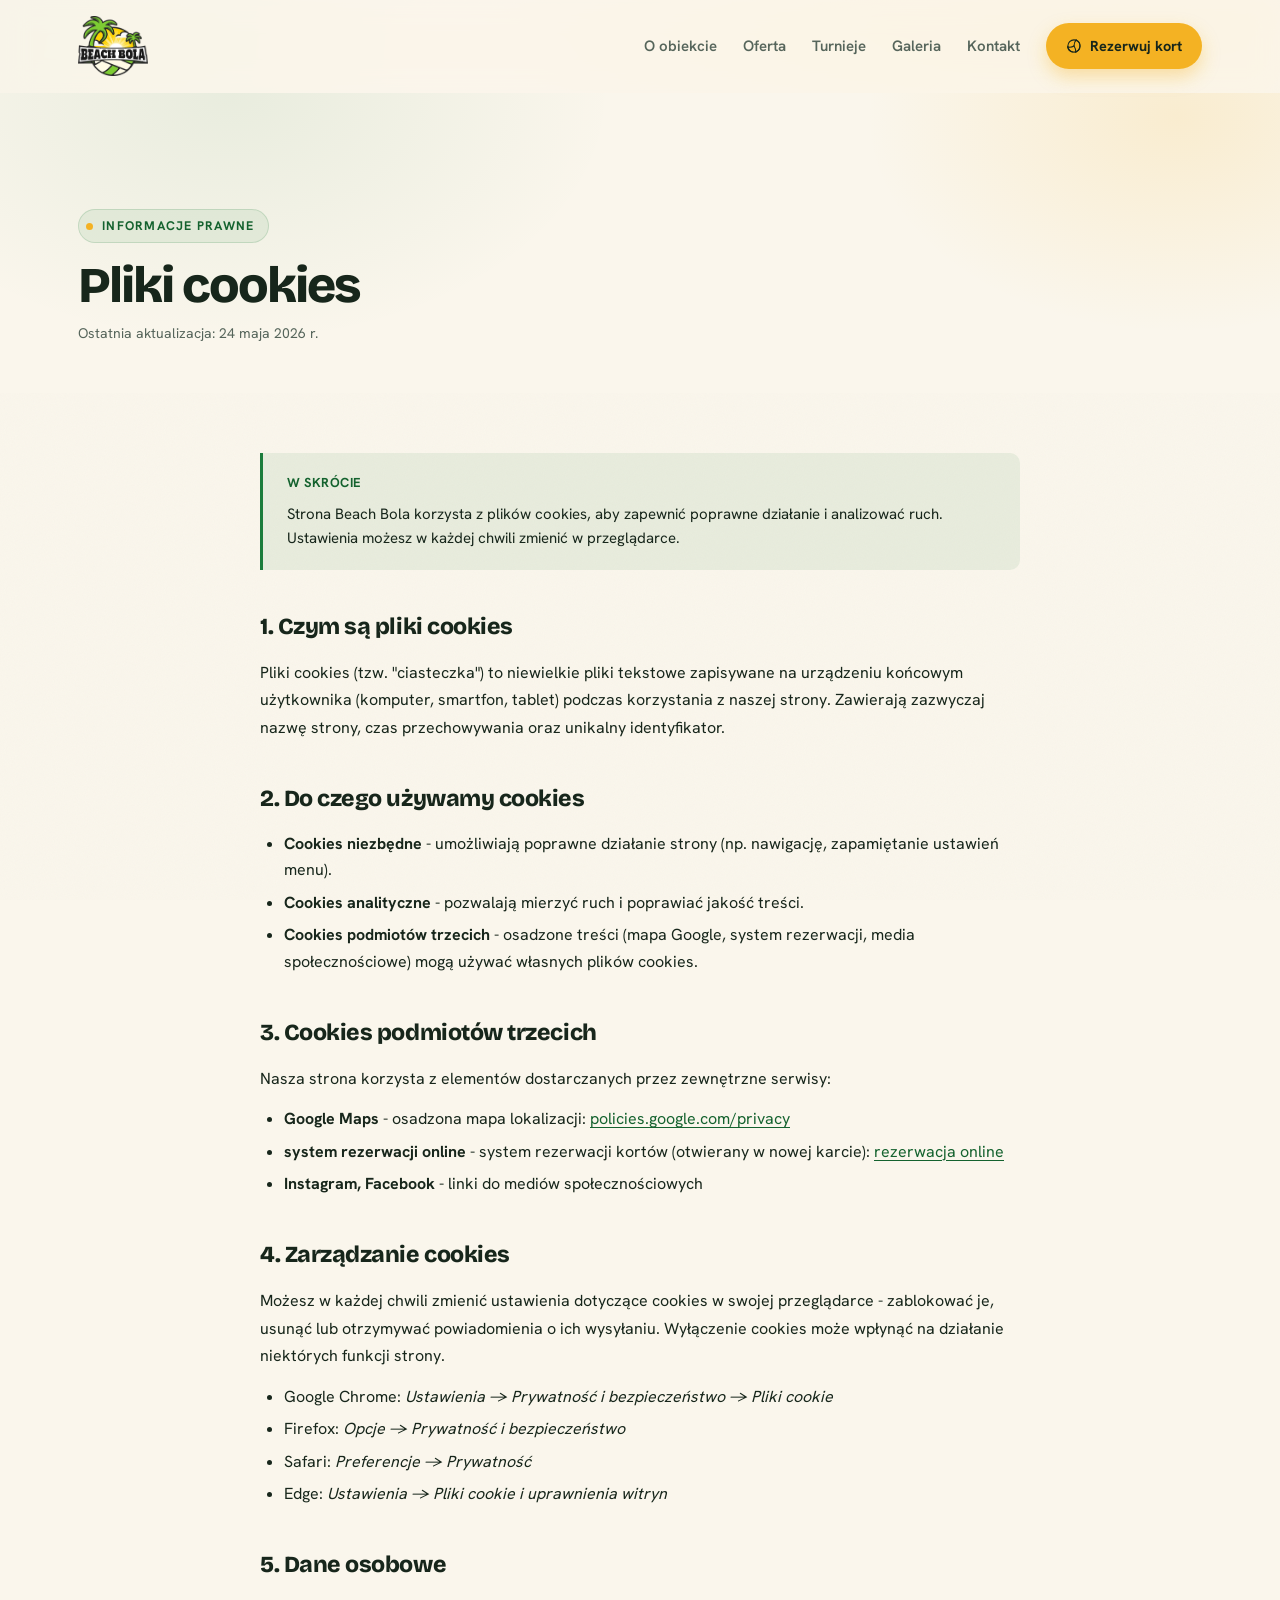
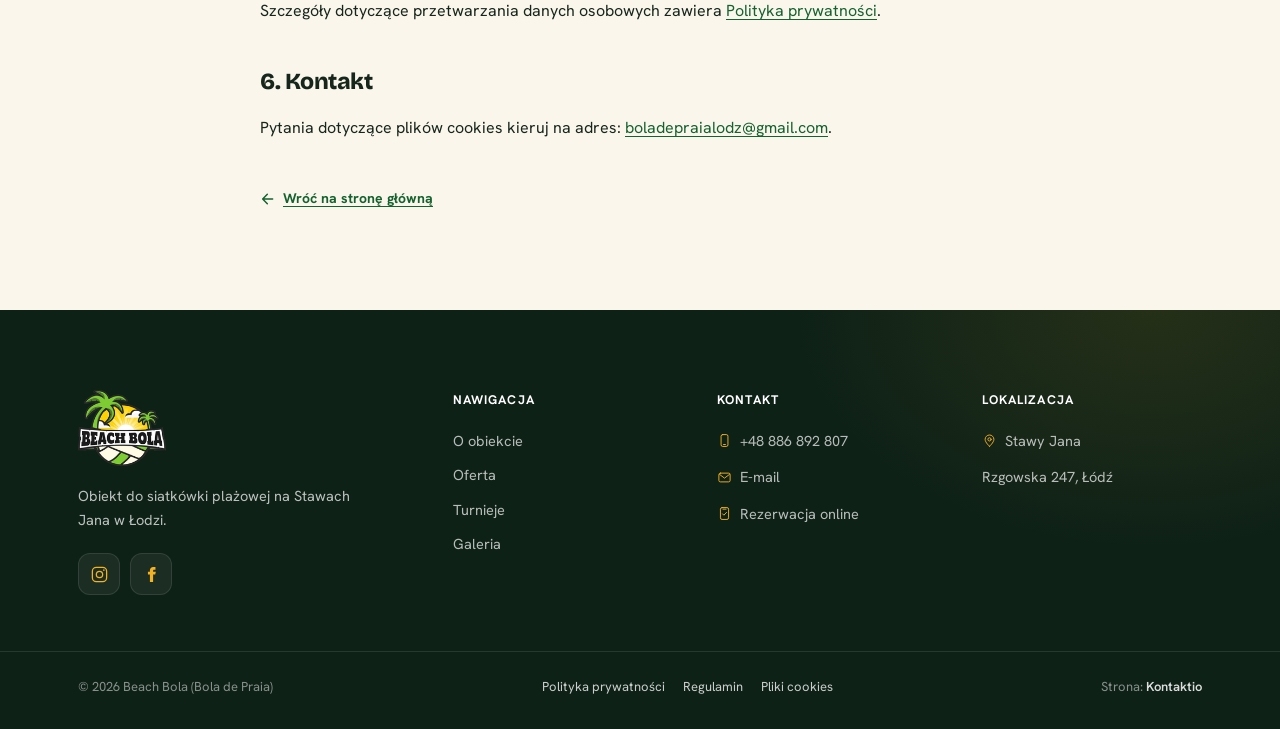
<file: pliki-cookies/index.html>
<!DOCTYPE html>
<html lang="pl">
<head>
  <meta charset="UTF-8" />
  <meta name="viewport" content="width=device-width, initial-scale=1.0, viewport-fit=cover" />
  <meta name="color-scheme" content="light" />
  <title>Pliki cookies - Beach Bola</title>
  <meta name="description" content="Informacje o plikach cookies wykorzystywanych w serwisie Beach Bola - rodzaje, cele i zarządzanie zgodą." />
  <meta name="author" content="Beach Bola" />
  <meta name="robots" content="index, follow" />
  <meta name="theme-color" content="#1c7c3c" />
  <link rel="canonical" href="https://beachbola.pl/pliki-cookies/" />
  <meta property="og:type" content="article" />
  <meta property="og:locale" content="pl_PL" />
  <meta property="og:site_name" content="Beach Bola" />
  <meta property="og:title" content="Pliki cookies - Beach Bola" />
  <meta property="og:description" content="Informacje o plikach cookies wykorzystywanych w serwisie Beach Bola." />
  <meta property="og:url" content="https://beachbola.pl/pliki-cookies/" />
  <meta property="og:image" content="https://beachbola.pl/assets/img/og-image.jpg" />
  <link rel="stylesheet" href="../assets/css/styles.css?v=5" />
  <link rel="icon" type="image/png" sizes="32x32" href="../assets/img/favicon-32.png" />
  <link rel="icon" type="image/png" sizes="192x192" href="../assets/img/icon-192.png" />
  <link rel="icon" type="image/png" sizes="512x512" href="../assets/img/icon-512.png" />
  <link rel="apple-touch-icon" href="../assets/img/apple-touch-icon.png" />
  <link rel="manifest" href="/site.webmanifest" />
  <meta name="apple-mobile-web-app-title" content="Beach Bola" />
  <meta name="mobile-web-app-capable" content="yes" />
  <meta name="application-name" content="Beach Bola" />
  <script type="application/ld+json">
  {
    "@context": "https://schema.org",
    "@type": "BreadcrumbList",
    "itemListElement": [
      { "@type": "ListItem", "position": 1, "name": "Strona główna", "item": "https://beachbola.pl/" },
      { "@type": "ListItem", "position": 2, "name": "Pliki cookies", "item": "https://beachbola.pl/pliki-cookies/" }
    ]
  }
  </script>
</head>
<body>

<svg width="0" height="0" style="position:absolute" aria-hidden="true" focusable="false">
  <symbol id="ico-arrow" viewBox="0 0 24 24" fill="none" stroke="currentColor" stroke-width="2.2" stroke-linecap="round" stroke-linejoin="round"><path d="M5 12h14M13 5l7 7-7 7"/></symbol>
  <symbol id="ico-volleyball" viewBox="0 0 24 24" fill="none" stroke="currentColor" stroke-width="1.6" stroke-linecap="round" stroke-linejoin="round"><circle cx="12" cy="12" r="9.2"/><path d="M12 12c0-3.4 1.1-6.6 3.2-9.1"/><path d="M12 12c-2.9 1.7-6.4 2.2-9.5 1.3"/><path d="M12 12c1.9 2.7 2.9 6 2.7 9.6"/><path d="M15.2 2.9a9.2 9.2 0 0 1 5.6 9.4"/><path d="M2.5 13.3a9.2 9.2 0 0 0 7.2 7.6"/><path d="M20.7 13a9.2 9.2 0 0 1-6.3 7.9"/></symbol>
  <symbol id="ico-instagram" viewBox="0 0 24 24" fill="none" stroke="currentColor" stroke-width="1.6" stroke-linecap="round" stroke-linejoin="round"><rect x="3" y="3" width="18" height="18" rx="5"/><circle cx="12" cy="12" r="4"/><circle cx="17.5" cy="6.5" r="1" fill="currentColor" stroke="none"/></symbol>
  <symbol id="ico-facebook" viewBox="0 0 24 24" fill="currentColor" stroke="none"><path d="M14 8.5V7c0-.8.5-1 1-1h2V2.5h-3C11.8 2.5 10 4.3 10 6.5v2H7.5V12H10v9.5h4V12h2.7l.8-3.5H14z"/></symbol>
  <symbol id="ico-phone" viewBox="0 0 24 24" fill="none" stroke="currentColor" stroke-width="1.5" stroke-linecap="round" stroke-linejoin="round"><rect x="6.5" y="2.5" width="11" height="19" rx="2.6"/><path d="M10.5 18.4h3"/></symbol>
  <symbol id="ico-mail" viewBox="0 0 24 24" fill="none" stroke="currentColor" stroke-width="1.5" stroke-linecap="round" stroke-linejoin="round"><rect x="3" y="5" width="18" height="14" rx="2.4"/><path d="m4 7 8 6 8-6"/></symbol>
  <symbol id="ico-pin" viewBox="0 0 24 24" fill="none" stroke="currentColor" stroke-width="1.5" stroke-linecap="round" stroke-linejoin="round"><path d="M12 21.3s7-6.1 7-11.1a7 7 0 1 0-14 0c0 5 7 11.1 7 11.1z"/><circle cx="12" cy="10.2" r="2.6"/></symbol>
  <symbol id="ico-online" viewBox="0 0 24 24" fill="none" stroke="currentColor" stroke-width="1.5" stroke-linecap="round" stroke-linejoin="round"><rect x="5.5" y="2.5" width="13" height="19" rx="2.6"/><path d="m8.8 12.5 2.2 2.2 4.2-4.4"/><path d="M9.5 5h5"/></symbol>
</svg>

<a class="skip-link" href="#top">Przejdź do treści</a>

<header class="nav">
  <div class="container nav-inner">
    <a href="../" class="brand" aria-label="Beach Bola - strona główna">
      <img class="brand-mark" src="../assets/img/logo/nav-light.png" alt="Beach Bola" width="163" height="140" />
    </a>
    <button class="nav-toggle" type="button" aria-label="Menu" aria-expanded="false" aria-controls="primary-nav">
      <span></span><span></span><span></span>
    </button>
    <nav id="primary-nav" class="main-nav" aria-label="Nawigacja główna">
      <a href="../#obiekt">O obiekcie</a>
      <a href="../#oferta">Oferta</a>
      <a href="../#turnieje">Turnieje</a>
      <a href="../#galeria">Galeria</a>
      <a href="../#kontakt">Kontakt</a>
      <a href="../rezerwacja/" class="btn-nav"><svg class="ico" aria-hidden="true"><use href="#ico-volleyball"/></svg> Rezerwuj kort</a>
    </nav>
  </div>
</header>

<main id="top">
  <section class="legal-hero">
    <div class="container">
      <p class="eyebrow"><span class="dot"></span> Informacje prawne</p>
      <h1>Pliki cookies</h1>
      <p class="updated-date">Ostatnia aktualizacja: 24 maja 2026 r.</p>
    </div>
  </section>

  <section class="prose-wrap">
    <div class="container">
      <div class="prose">

        <div class="info-box">
          <strong>W skrócie</strong>
          Strona Beach Bola korzysta z plików cookies, aby zapewnić poprawne działanie i analizować ruch. Ustawienia możesz w każdej chwili zmienić w przeglądarce.
        </div>

        <h2>1. Czym są pliki cookies</h2>
        <p>Pliki cookies (tzw. "ciasteczka") to niewielkie pliki tekstowe zapisywane na urządzeniu końcowym użytkownika (komputer, smartfon, tablet) podczas korzystania z naszej strony. Zawierają zazwyczaj nazwę strony, czas przechowywania oraz unikalny identyfikator.</p>

        <h2>2. Do czego używamy cookies</h2>
        <ul>
          <li><strong>Cookies niezbędne</strong> - umożliwiają poprawne działanie strony (np. nawigację, zapamiętanie ustawień menu).</li>
          <li><strong>Cookies analityczne</strong> - pozwalają mierzyć ruch i poprawiać jakość treści.</li>
          <li><strong>Cookies podmiotów trzecich</strong> - osadzone treści (mapa Google, system rezerwacji, media społecznościowe) mogą używać własnych plików cookies.</li>
        </ul>

        <h2>3. Cookies podmiotów trzecich</h2>
        <p>Nasza strona korzysta z elementów dostarczanych przez zewnętrzne serwisy:</p>
        <ul>
          <li><strong>Google Maps</strong> - osadzona mapa lokalizacji: <a href="https://policies.google.com/privacy" target="_blank" rel="noopener">policies.google.com/privacy</a></li>
          <li><strong>system rezerwacji online</strong> - system rezerwacji kortów (otwierany w nowej karcie): <a href="../rezerwacja/">rezerwacja online</a></li>
          <li><strong>Instagram, Facebook</strong> - linki do mediów społecznościowych</li>
        </ul>

        <h2>4. Zarządzanie cookies</h2>
        <p>Możesz w każdej chwili zmienić ustawienia dotyczące cookies w swojej przeglądarce - zablokować je, usunąć lub otrzymywać powiadomienia o ich wysyłaniu. Wyłączenie cookies może wpłynąć na działanie niektórych funkcji strony.</p>
        <ul>
          <li>Google Chrome: <em>Ustawienia -> Prywatność i bezpieczeństwo -> Pliki cookie</em></li>
          <li>Firefox: <em>Opcje -> Prywatność i bezpieczeństwo</em></li>
          <li>Safari: <em>Preferencje -> Prywatność</em></li>
          <li>Edge: <em>Ustawienia -> Pliki cookie i uprawnienia witryn</em></li>
        </ul>

        <h2>5. Dane osobowe</h2>
        <p>Szczegóły dotyczące przetwarzania danych osobowych zawiera <a href="../polityka-prywatnosci/">Polityka prywatności</a>.</p>

        <h2>6. Kontakt</h2>
        <p>Pytania dotyczące plików cookies kieruj na adres: <a href="mailto:boladepraialodz@gmail.com">boladepraialodz@gmail.com</a>.</p>

        <a class="back-link" href="../"><svg class="ico" aria-hidden="true" style="transform:rotate(180deg)"><use href="#ico-arrow"/></svg> Wróć na stronę główną</a>
      </div>
    </div>
  </section>
</main>

<footer class="footer" role="contentinfo">
  <div class="container">
    <div class="footer-grid">
      <div class="footer-col footer-brand">
        <div class="footer-logo"><img src="../assets/img/logo/nav-dark.png" alt="Beach Bola" width="163" height="140" loading="lazy"></div>
        <p>Obiekt do siatkówki plażowej na Stawach Jana w Łodzi.</p>
        <div class="footer-social">
          <a href="https://www.instagram.com/beachbolalodz/" target="_blank" rel="noopener noreferrer" aria-label="Instagram"><svg class="ico" aria-hidden="true"><use href="#ico-instagram"/></svg></a>
          <a href="https://www.facebook.com/profile.php?id=61579685367610" target="_blank" rel="noopener noreferrer" aria-label="Facebook"><svg class="ico" aria-hidden="true"><use href="#ico-facebook"/></svg></a>
        </div>
      </div>
      <div class="footer-col">
        <h3>Nawigacja</h3>
        <ul>
          <li><a href="../#obiekt">O obiekcie</a></li>
          <li><a href="../#oferta">Oferta</a></li>
          <li><a href="../#turnieje">Turnieje</a></li>
          <li><a href="../#galeria">Galeria</a></li>
        </ul>
      </div>
      <div class="footer-col">
        <h3>Kontakt</h3>
        <ul>
          <li><a href="tel:+48886892807"><svg class="ico" aria-hidden="true"><use href="#ico-phone"/></svg> +48 886 892 807</a></li>
          <li><a href="mailto:boladepraialodz@gmail.com"><svg class="ico" aria-hidden="true"><use href="#ico-mail"/></svg> E-mail</a></li>
          <li><a href="../rezerwacja/"><svg class="ico" aria-hidden="true"><use href="#ico-online"/></svg> Rezerwacja online</a></li>
        </ul>
      </div>
      <div class="footer-col">
        <h3>Lokalizacja</h3>
        <ul>
          <li><a href="https://maps.google.com/?q=Stawy+Jana+Rzgowska+247+Łódź" target="_blank" rel="noopener"><svg class="ico" aria-hidden="true"><use href="#ico-pin"/></svg> Stawy Jana</a></li>
          <li style="color:rgba(255,255,255,0.7);font-size:14.5px;">Rzgowska 247, Łódź</li>
        </ul>
      </div>
    </div>
  </div>
  <div class="footer-bottom">
    <div class="container footer-bottom-inner">
      <span>© <span id="year">2026</span> Beach Bola (Bola de Praia)</span>
      <ul class="legal-links">
        <li><a href="../polityka-prywatnosci/">Polityka prywatności</a></li>
        <li><a href="../regulamin/">Regulamin</a></li>
        <li><a href="../pliki-cookies/">Pliki cookies</a></li>
      </ul>
      <span class="credit">Strona: <a href="https://kontaktio.pl" target="_blank" rel="noopener noreferrer">Kontaktio</a></span>
    </div>
  </div>
</footer>

<script>
document.getElementById('year').textContent = new Date().getFullYear();
(function () {
  var btn = document.querySelector('.nav-toggle');
  var nav = document.querySelector('.main-nav');
  if (!btn || !nav) return;
  var backdrop = document.createElement('div');
  backdrop.className = 'nav-backdrop';
  document.body.appendChild(backdrop);
  function setOpen(open) {
    nav.classList.toggle('open', open);
    backdrop.classList.toggle('show', open);
    btn.setAttribute('aria-expanded', open ? 'true' : 'false');
    document.body.classList.toggle('nav-open', open);
  }
  btn.addEventListener('click', function () { setOpen(!nav.classList.contains('open')); });
  backdrop.addEventListener('click', function () { setOpen(false); });
})();
</script>
</body>
</html>
</file>
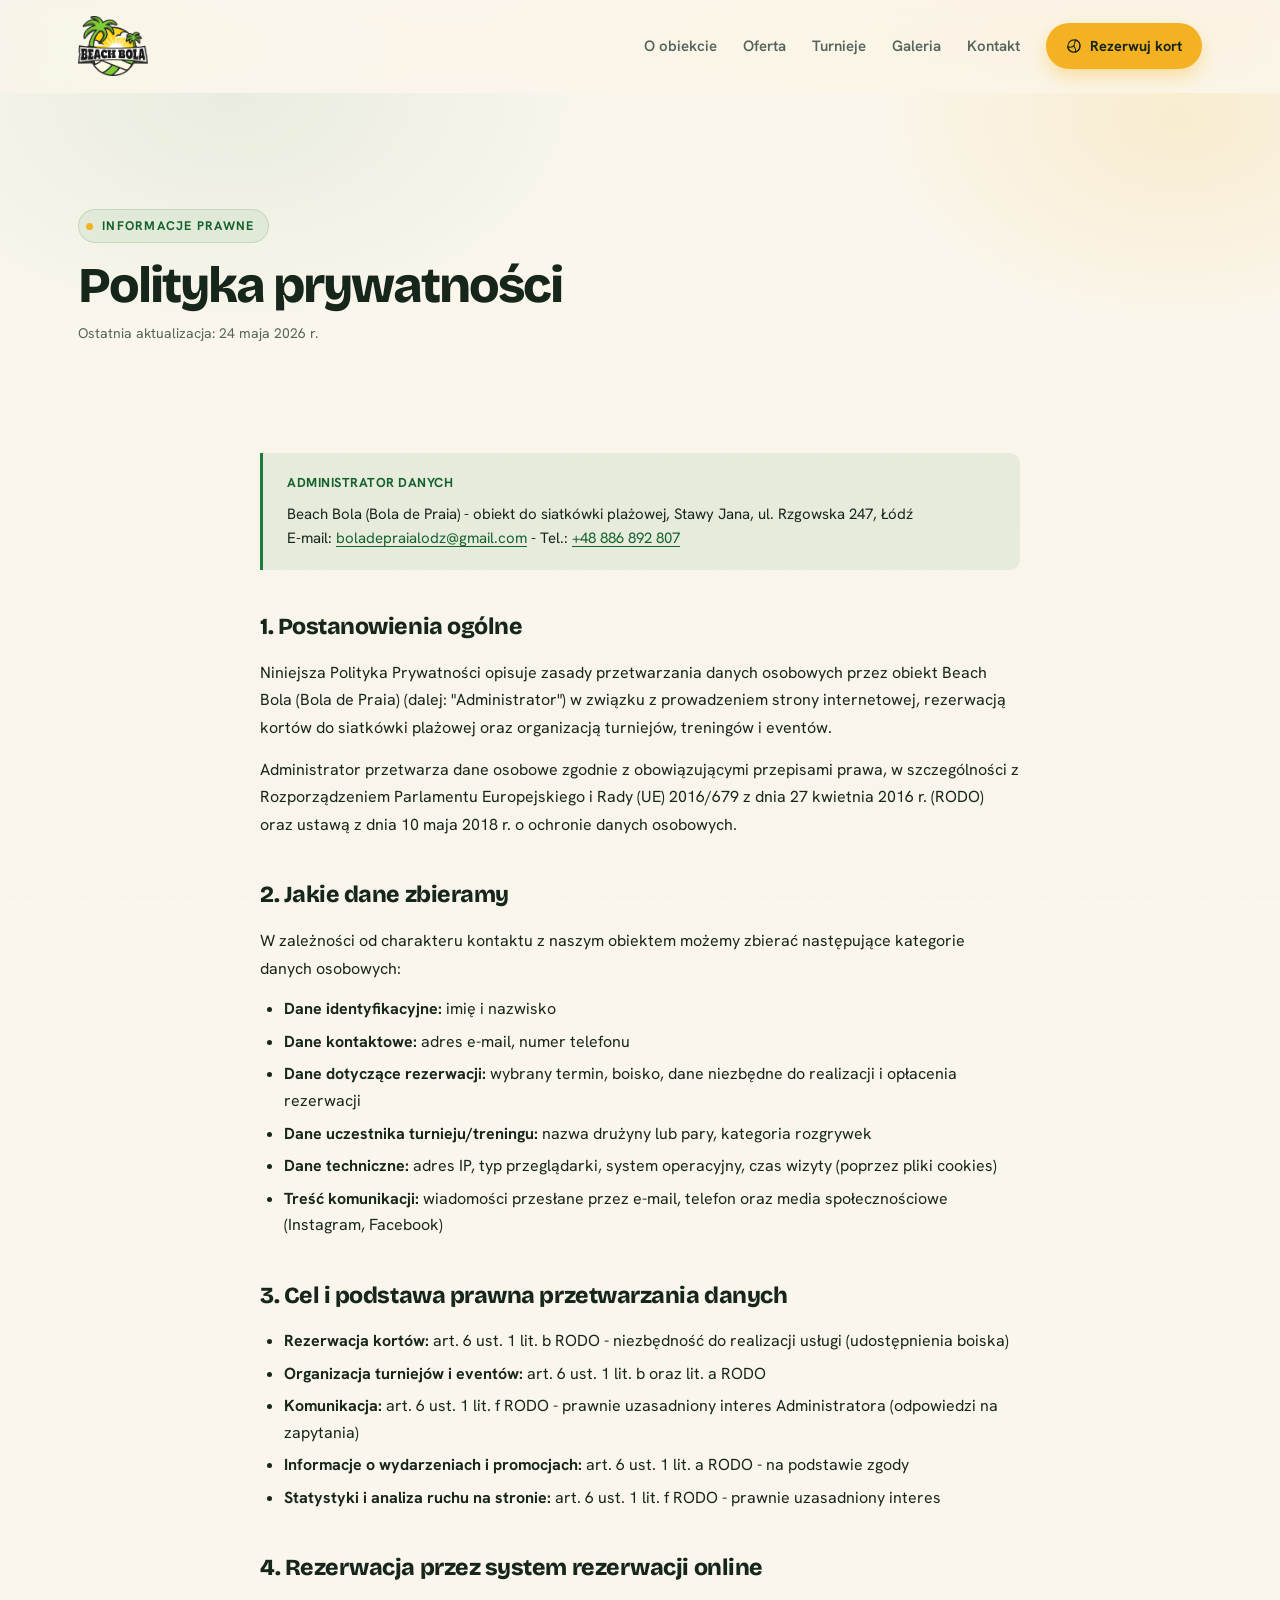
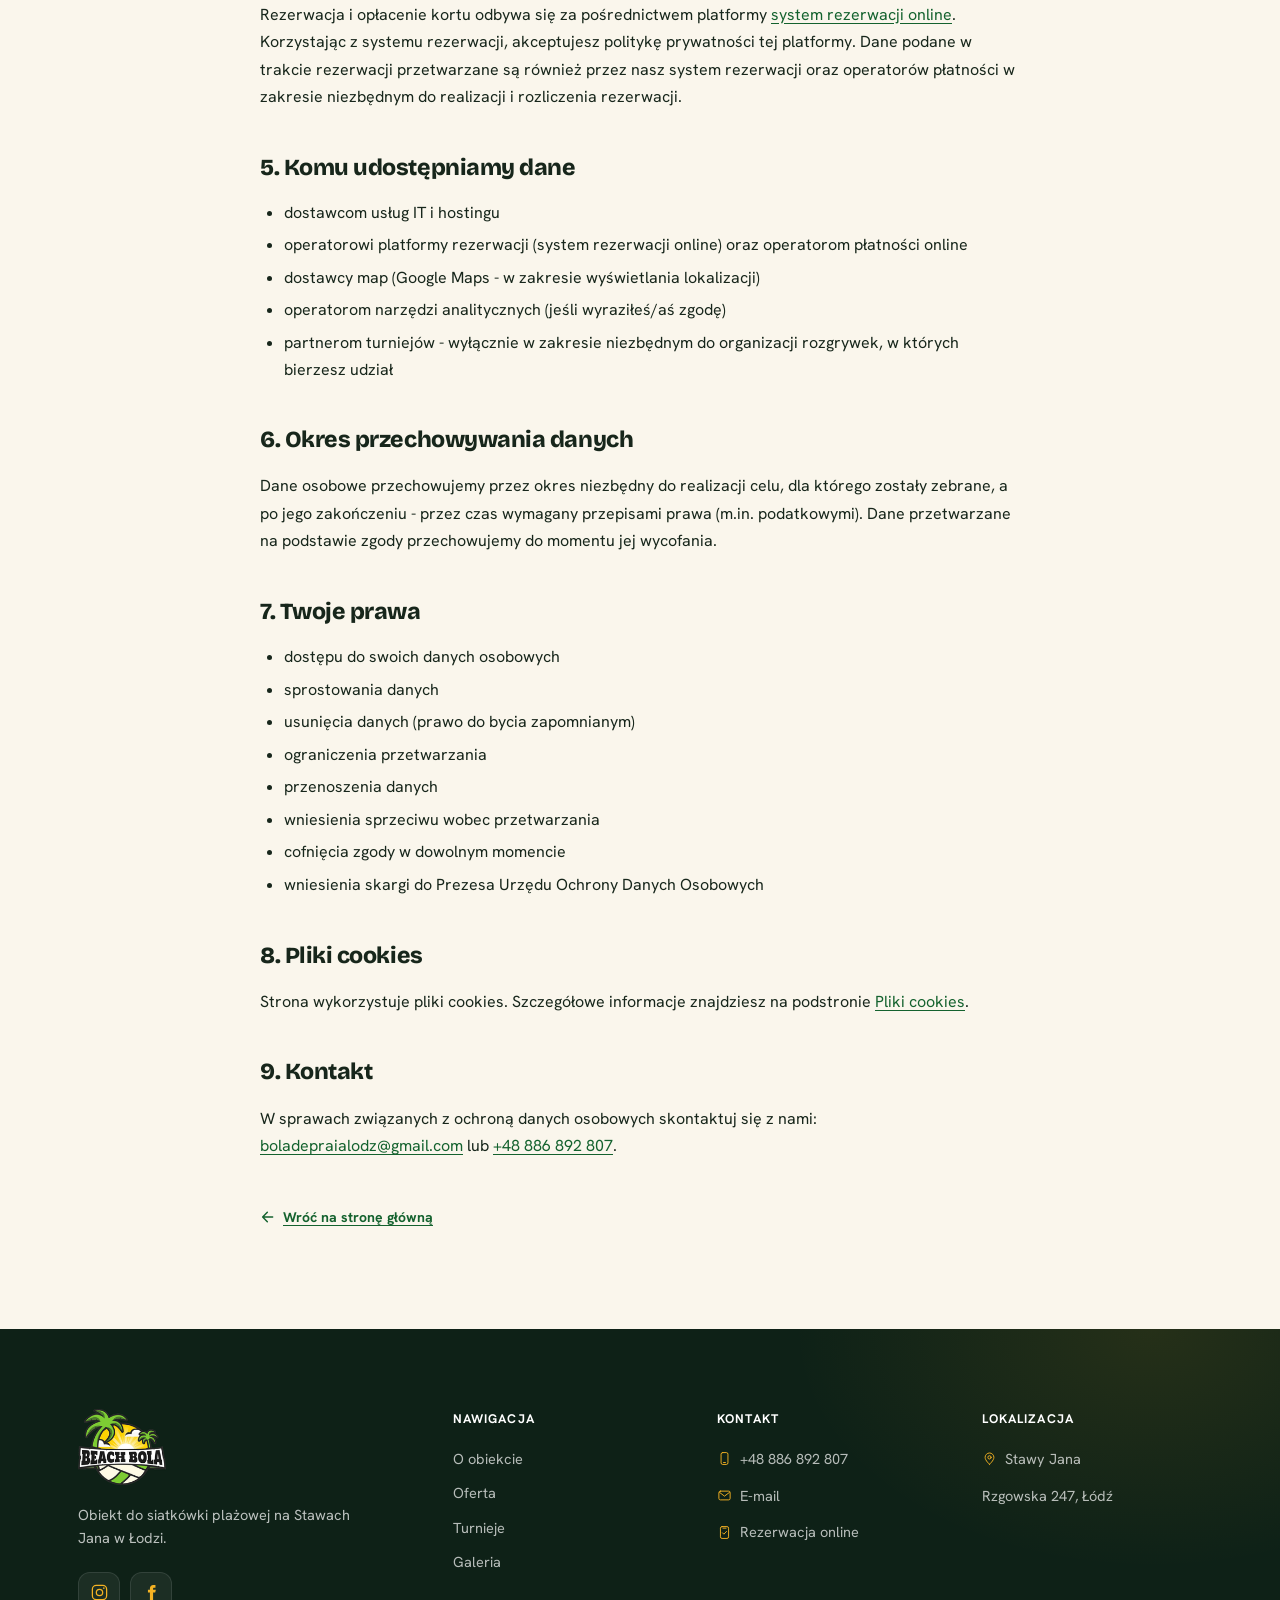
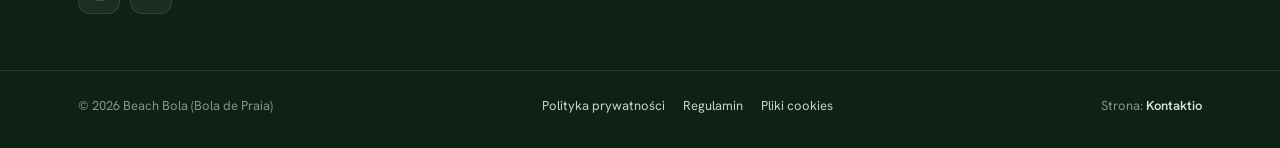
<file: polityka-prywatnosci/index.html>
<!DOCTYPE html>
<html lang="pl">
<head>
  <meta charset="UTF-8" />
  <meta name="viewport" content="width=device-width, initial-scale=1.0, viewport-fit=cover" />
  <meta name="color-scheme" content="light" />
  <title>Polityka prywatności - Beach Bola</title>
  <meta name="description" content="Polityka prywatności obiektu Beach Bola (Bola de Praia) - zasady przetwarzania danych osobowych zgodnie z RODO." />
  <meta name="author" content="Beach Bola" />
  <meta name="robots" content="index, follow" />
  <meta name="theme-color" content="#1c7c3c" />
  <link rel="canonical" href="https://beachbola.pl/polityka-prywatnosci/" />
  <meta property="og:type" content="article" />
  <meta property="og:locale" content="pl_PL" />
  <meta property="og:site_name" content="Beach Bola" />
  <meta property="og:title" content="Polityka prywatności - Beach Bola" />
  <meta property="og:description" content="Zasady przetwarzania danych osobowych w Beach Bola zgodnie z RODO." />
  <meta property="og:url" content="https://beachbola.pl/polityka-prywatnosci/" />
  <meta property="og:image" content="https://beachbola.pl/assets/img/og-image.jpg" />
  <link rel="stylesheet" href="../assets/css/styles.css?v=5" />
  <link rel="icon" type="image/png" sizes="32x32" href="../assets/img/favicon-32.png" />
  <link rel="icon" type="image/png" sizes="192x192" href="../assets/img/icon-192.png" />
  <link rel="icon" type="image/png" sizes="512x512" href="../assets/img/icon-512.png" />
  <link rel="apple-touch-icon" href="../assets/img/apple-touch-icon.png" />
  <link rel="manifest" href="/site.webmanifest" />
  <meta name="apple-mobile-web-app-title" content="Beach Bola" />
  <meta name="mobile-web-app-capable" content="yes" />
  <meta name="application-name" content="Beach Bola" />
  <script type="application/ld+json">
  {
    "@context": "https://schema.org",
    "@type": "BreadcrumbList",
    "itemListElement": [
      { "@type": "ListItem", "position": 1, "name": "Strona główna", "item": "https://beachbola.pl/" },
      { "@type": "ListItem", "position": 2, "name": "Polityka prywatności", "item": "https://beachbola.pl/polityka-prywatnosci/" }
    ]
  }
  </script>
</head>
<body>

<svg width="0" height="0" style="position:absolute" aria-hidden="true" focusable="false">
  <symbol id="ico-arrow" viewBox="0 0 24 24" fill="none" stroke="currentColor" stroke-width="2.2" stroke-linecap="round" stroke-linejoin="round"><path d="M5 12h14M13 5l7 7-7 7"/></symbol>
  <symbol id="ico-volleyball" viewBox="0 0 24 24" fill="none" stroke="currentColor" stroke-width="1.6" stroke-linecap="round" stroke-linejoin="round"><circle cx="12" cy="12" r="9.2"/><path d="M12 12c0-3.4 1.1-6.6 3.2-9.1"/><path d="M12 12c-2.9 1.7-6.4 2.2-9.5 1.3"/><path d="M12 12c1.9 2.7 2.9 6 2.7 9.6"/><path d="M15.2 2.9a9.2 9.2 0 0 1 5.6 9.4"/><path d="M2.5 13.3a9.2 9.2 0 0 0 7.2 7.6"/><path d="M20.7 13a9.2 9.2 0 0 1-6.3 7.9"/></symbol>
  <symbol id="ico-instagram" viewBox="0 0 24 24" fill="none" stroke="currentColor" stroke-width="1.6" stroke-linecap="round" stroke-linejoin="round"><rect x="3" y="3" width="18" height="18" rx="5"/><circle cx="12" cy="12" r="4"/><circle cx="17.5" cy="6.5" r="1" fill="currentColor" stroke="none"/></symbol>
  <symbol id="ico-facebook" viewBox="0 0 24 24" fill="currentColor" stroke="none"><path d="M14 8.5V7c0-.8.5-1 1-1h2V2.5h-3C11.8 2.5 10 4.3 10 6.5v2H7.5V12H10v9.5h4V12h2.7l.8-3.5H14z"/></symbol>
  <symbol id="ico-phone" viewBox="0 0 24 24" fill="none" stroke="currentColor" stroke-width="1.5" stroke-linecap="round" stroke-linejoin="round"><rect x="6.5" y="2.5" width="11" height="19" rx="2.6"/><path d="M10.5 18.4h3"/></symbol>
  <symbol id="ico-mail" viewBox="0 0 24 24" fill="none" stroke="currentColor" stroke-width="1.5" stroke-linecap="round" stroke-linejoin="round"><rect x="3" y="5" width="18" height="14" rx="2.4"/><path d="m4 7 8 6 8-6"/></symbol>
  <symbol id="ico-pin" viewBox="0 0 24 24" fill="none" stroke="currentColor" stroke-width="1.5" stroke-linecap="round" stroke-linejoin="round"><path d="M12 21.3s7-6.1 7-11.1a7 7 0 1 0-14 0c0 5 7 11.1 7 11.1z"/><circle cx="12" cy="10.2" r="2.6"/></symbol>
  <symbol id="ico-online" viewBox="0 0 24 24" fill="none" stroke="currentColor" stroke-width="1.5" stroke-linecap="round" stroke-linejoin="round"><rect x="5.5" y="2.5" width="13" height="19" rx="2.6"/><path d="m8.8 12.5 2.2 2.2 4.2-4.4"/><path d="M9.5 5h5"/></symbol>
</svg>

<a class="skip-link" href="#top">Przejdź do treści</a>

<header class="nav">
  <div class="container nav-inner">
    <a href="../" class="brand" aria-label="Beach Bola - strona główna">
      <img class="brand-mark" src="../assets/img/logo/nav-light.png" alt="Beach Bola" width="163" height="140" />
    </a>
    <button class="nav-toggle" type="button" aria-label="Menu" aria-expanded="false" aria-controls="primary-nav">
      <span></span><span></span><span></span>
    </button>
    <nav id="primary-nav" class="main-nav" aria-label="Nawigacja główna">
      <a href="../#obiekt">O obiekcie</a>
      <a href="../#oferta">Oferta</a>
      <a href="../#turnieje">Turnieje</a>
      <a href="../#galeria">Galeria</a>
      <a href="../#kontakt">Kontakt</a>
      <a href="../rezerwacja/" class="btn-nav"><svg class="ico" aria-hidden="true"><use href="#ico-volleyball"/></svg> Rezerwuj kort</a>
    </nav>
  </div>
</header>

<main id="top">
  <section class="legal-hero">
    <div class="container">
      <p class="eyebrow"><span class="dot"></span> Informacje prawne</p>
      <h1>Polityka prywatności</h1>
      <p class="updated-date">Ostatnia aktualizacja: 24 maja 2026 r.</p>
    </div>
  </section>

  <section class="prose-wrap">
    <div class="container">
      <div class="prose">

        <div class="info-box">
          <strong>Administrator danych</strong>
          Beach Bola (Bola de Praia) - obiekt do siatkówki plażowej, Stawy Jana, ul. Rzgowska 247, Łódź<br>
          E-mail: <a href="mailto:boladepraialodz@gmail.com">boladepraialodz@gmail.com</a> - Tel.: <a href="tel:+48886892807">+48 886 892 807</a>
        </div>

        <h2>1. Postanowienia ogólne</h2>
        <p>Niniejsza Polityka Prywatności opisuje zasady przetwarzania danych osobowych przez obiekt Beach Bola (Bola de Praia) (dalej: "Administrator") w związku z prowadzeniem strony internetowej, rezerwacją kortów do siatkówki plażowej oraz organizacją turniejów, treningów i eventów.</p>
        <p>Administrator przetwarza dane osobowe zgodnie z obowiązującymi przepisami prawa, w szczególności z Rozporządzeniem Parlamentu Europejskiego i Rady (UE) 2016/679 z dnia 27 kwietnia 2016 r. (RODO) oraz ustawą z dnia 10 maja 2018 r. o ochronie danych osobowych.</p>

        <h2>2. Jakie dane zbieramy</h2>
        <p>W zależności od charakteru kontaktu z naszym obiektem możemy zbierać następujące kategorie danych osobowych:</p>
        <ul>
          <li><strong>Dane identyfikacyjne:</strong> imię i nazwisko</li>
          <li><strong>Dane kontaktowe:</strong> adres e-mail, numer telefonu</li>
          <li><strong>Dane dotyczące rezerwacji:</strong> wybrany termin, boisko, dane niezbędne do realizacji i opłacenia rezerwacji</li>
          <li><strong>Dane uczestnika turnieju/treningu:</strong> nazwa drużyny lub pary, kategoria rozgrywek</li>
          <li><strong>Dane techniczne:</strong> adres IP, typ przeglądarki, system operacyjny, czas wizyty (poprzez pliki cookies)</li>
          <li><strong>Treść komunikacji:</strong> wiadomości przesłane przez e-mail, telefon oraz media społecznościowe (Instagram, Facebook)</li>
        </ul>

        <h2>3. Cel i podstawa prawna przetwarzania danych</h2>
        <ul>
          <li><strong>Rezerwacja kortów:</strong> art. 6 ust. 1 lit. b RODO - niezbędność do realizacji usługi (udostępnienia boiska)</li>
          <li><strong>Organizacja turniejów i eventów:</strong> art. 6 ust. 1 lit. b oraz lit. a RODO</li>
          <li><strong>Komunikacja:</strong> art. 6 ust. 1 lit. f RODO - prawnie uzasadniony interes Administratora (odpowiedzi na zapytania)</li>
          <li><strong>Informacje o wydarzeniach i promocjach:</strong> art. 6 ust. 1 lit. a RODO - na podstawie zgody</li>
          <li><strong>Statystyki i analiza ruchu na stronie:</strong> art. 6 ust. 1 lit. f RODO - prawnie uzasadniony interes</li>
        </ul>

        <h2>4. Rezerwacja przez system rezerwacji online</h2>
        <p>Rezerwacja i opłacenie kortu odbywa się za pośrednictwem platformy <a href="../rezerwacja/">system rezerwacji online</a>. Korzystając z systemu rezerwacji, akceptujesz politykę prywatności tej platformy. Dane podane w trakcie rezerwacji przetwarzane są również przez nasz system rezerwacji oraz operatorów płatności w zakresie niezbędnym do realizacji i rozliczenia rezerwacji.</p>

        <h2>5. Komu udostępniamy dane</h2>
        <ul>
          <li>dostawcom usług IT i hostingu</li>
          <li>operatorowi platformy rezerwacji (system rezerwacji online) oraz operatorom płatności online</li>
          <li>dostawcy map (Google Maps - w zakresie wyświetlania lokalizacji)</li>
          <li>operatorom narzędzi analitycznych (jeśli wyraziłeś/aś zgodę)</li>
          <li>partnerom turniejów - wyłącznie w zakresie niezbędnym do organizacji rozgrywek, w których bierzesz udział</li>
        </ul>

        <h2>6. Okres przechowywania danych</h2>
        <p>Dane osobowe przechowujemy przez okres niezbędny do realizacji celu, dla którego zostały zebrane, a po jego zakończeniu - przez czas wymagany przepisami prawa (m.in. podatkowymi). Dane przetwarzane na podstawie zgody przechowujemy do momentu jej wycofania.</p>

        <h2>7. Twoje prawa</h2>
        <ul>
          <li>dostępu do swoich danych osobowych</li>
          <li>sprostowania danych</li>
          <li>usunięcia danych (prawo do bycia zapomnianym)</li>
          <li>ograniczenia przetwarzania</li>
          <li>przenoszenia danych</li>
          <li>wniesienia sprzeciwu wobec przetwarzania</li>
          <li>cofnięcia zgody w dowolnym momencie</li>
          <li>wniesienia skargi do Prezesa Urzędu Ochrony Danych Osobowych</li>
        </ul>

        <h2>8. Pliki cookies</h2>
        <p>Strona wykorzystuje pliki cookies. Szczegółowe informacje znajdziesz na podstronie <a href="../pliki-cookies/">Pliki cookies</a>.</p>

        <h2>9. Kontakt</h2>
        <p>W sprawach związanych z ochroną danych osobowych skontaktuj się z nami: <a href="mailto:boladepraialodz@gmail.com">boladepraialodz@gmail.com</a> lub <a href="tel:+48886892807">+48 886 892 807</a>.</p>

        <a class="back-link" href="../"><svg class="ico" aria-hidden="true" style="transform:rotate(180deg)"><use href="#ico-arrow"/></svg> Wróć na stronę główną</a>
      </div>
    </div>
  </section>
</main>

<footer class="footer" role="contentinfo">
  <div class="container">
    <div class="footer-grid">
      <div class="footer-col footer-brand">
        <div class="footer-logo"><img src="../assets/img/logo/nav-dark.png" alt="Beach Bola" width="163" height="140" loading="lazy"></div>
        <p>Obiekt do siatkówki plażowej na Stawach Jana w Łodzi.</p>
        <div class="footer-social">
          <a href="https://www.instagram.com/beachbolalodz/" target="_blank" rel="noopener noreferrer" aria-label="Instagram"><svg class="ico" aria-hidden="true"><use href="#ico-instagram"/></svg></a>
          <a href="https://www.facebook.com/profile.php?id=61579685367610" target="_blank" rel="noopener noreferrer" aria-label="Facebook"><svg class="ico" aria-hidden="true"><use href="#ico-facebook"/></svg></a>
        </div>
      </div>
      <div class="footer-col">
        <h3>Nawigacja</h3>
        <ul>
          <li><a href="../#obiekt">O obiekcie</a></li>
          <li><a href="../#oferta">Oferta</a></li>
          <li><a href="../#turnieje">Turnieje</a></li>
          <li><a href="../#galeria">Galeria</a></li>
        </ul>
      </div>
      <div class="footer-col">
        <h3>Kontakt</h3>
        <ul>
          <li><a href="tel:+48886892807"><svg class="ico" aria-hidden="true"><use href="#ico-phone"/></svg> +48 886 892 807</a></li>
          <li><a href="mailto:boladepraialodz@gmail.com"><svg class="ico" aria-hidden="true"><use href="#ico-mail"/></svg> E-mail</a></li>
          <li><a href="../rezerwacja/"><svg class="ico" aria-hidden="true"><use href="#ico-online"/></svg> Rezerwacja online</a></li>
        </ul>
      </div>
      <div class="footer-col">
        <h3>Lokalizacja</h3>
        <ul>
          <li><a href="https://maps.google.com/?q=Stawy+Jana+Rzgowska+247+Łódź" target="_blank" rel="noopener"><svg class="ico" aria-hidden="true"><use href="#ico-pin"/></svg> Stawy Jana</a></li>
          <li style="color:rgba(255,255,255,0.7);font-size:14.5px;">Rzgowska 247, Łódź</li>
        </ul>
      </div>
    </div>
  </div>
  <div class="footer-bottom">
    <div class="container footer-bottom-inner">
      <span>© <span id="year">2026</span> Beach Bola (Bola de Praia)</span>
      <ul class="legal-links">
        <li><a href="../polityka-prywatnosci/">Polityka prywatności</a></li>
        <li><a href="../regulamin/">Regulamin</a></li>
        <li><a href="../pliki-cookies/">Pliki cookies</a></li>
      </ul>
      <span class="credit">Strona: <a href="https://kontaktio.pl" target="_blank" rel="noopener noreferrer">Kontaktio</a></span>
    </div>
  </div>
</footer>

<script>
document.getElementById('year').textContent = new Date().getFullYear();
(function () {
  var btn = document.querySelector('.nav-toggle');
  var nav = document.querySelector('.main-nav');
  if (!btn || !nav) return;
  var backdrop = document.createElement('div');
  backdrop.className = 'nav-backdrop';
  document.body.appendChild(backdrop);
  function setOpen(open) {
    nav.classList.toggle('open', open);
    backdrop.classList.toggle('show', open);
    btn.setAttribute('aria-expanded', open ? 'true' : 'false');
    document.body.classList.toggle('nav-open', open);
  }
  btn.addEventListener('click', function () { setOpen(!nav.classList.contains('open')); });
  backdrop.addEventListener('click', function () { setOpen(false); });
})();
</script>
</body>
</html>
</file>
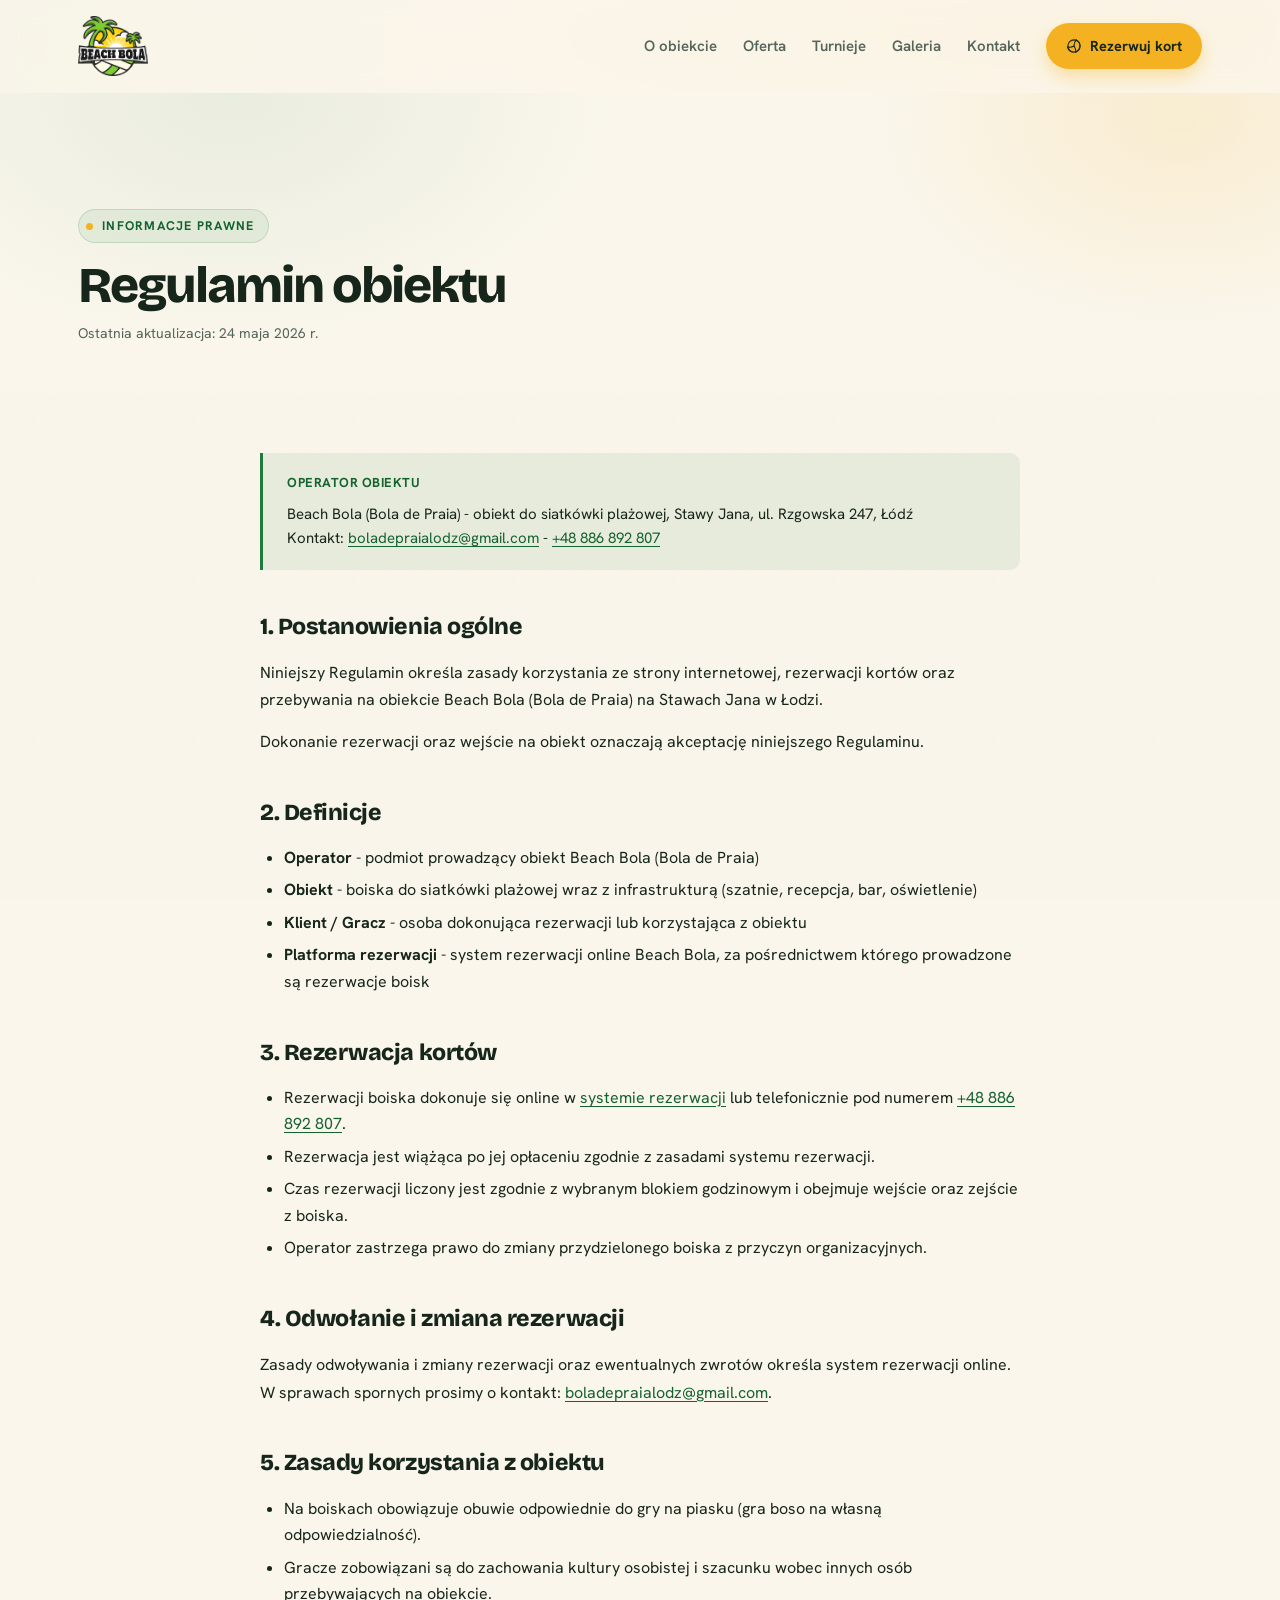
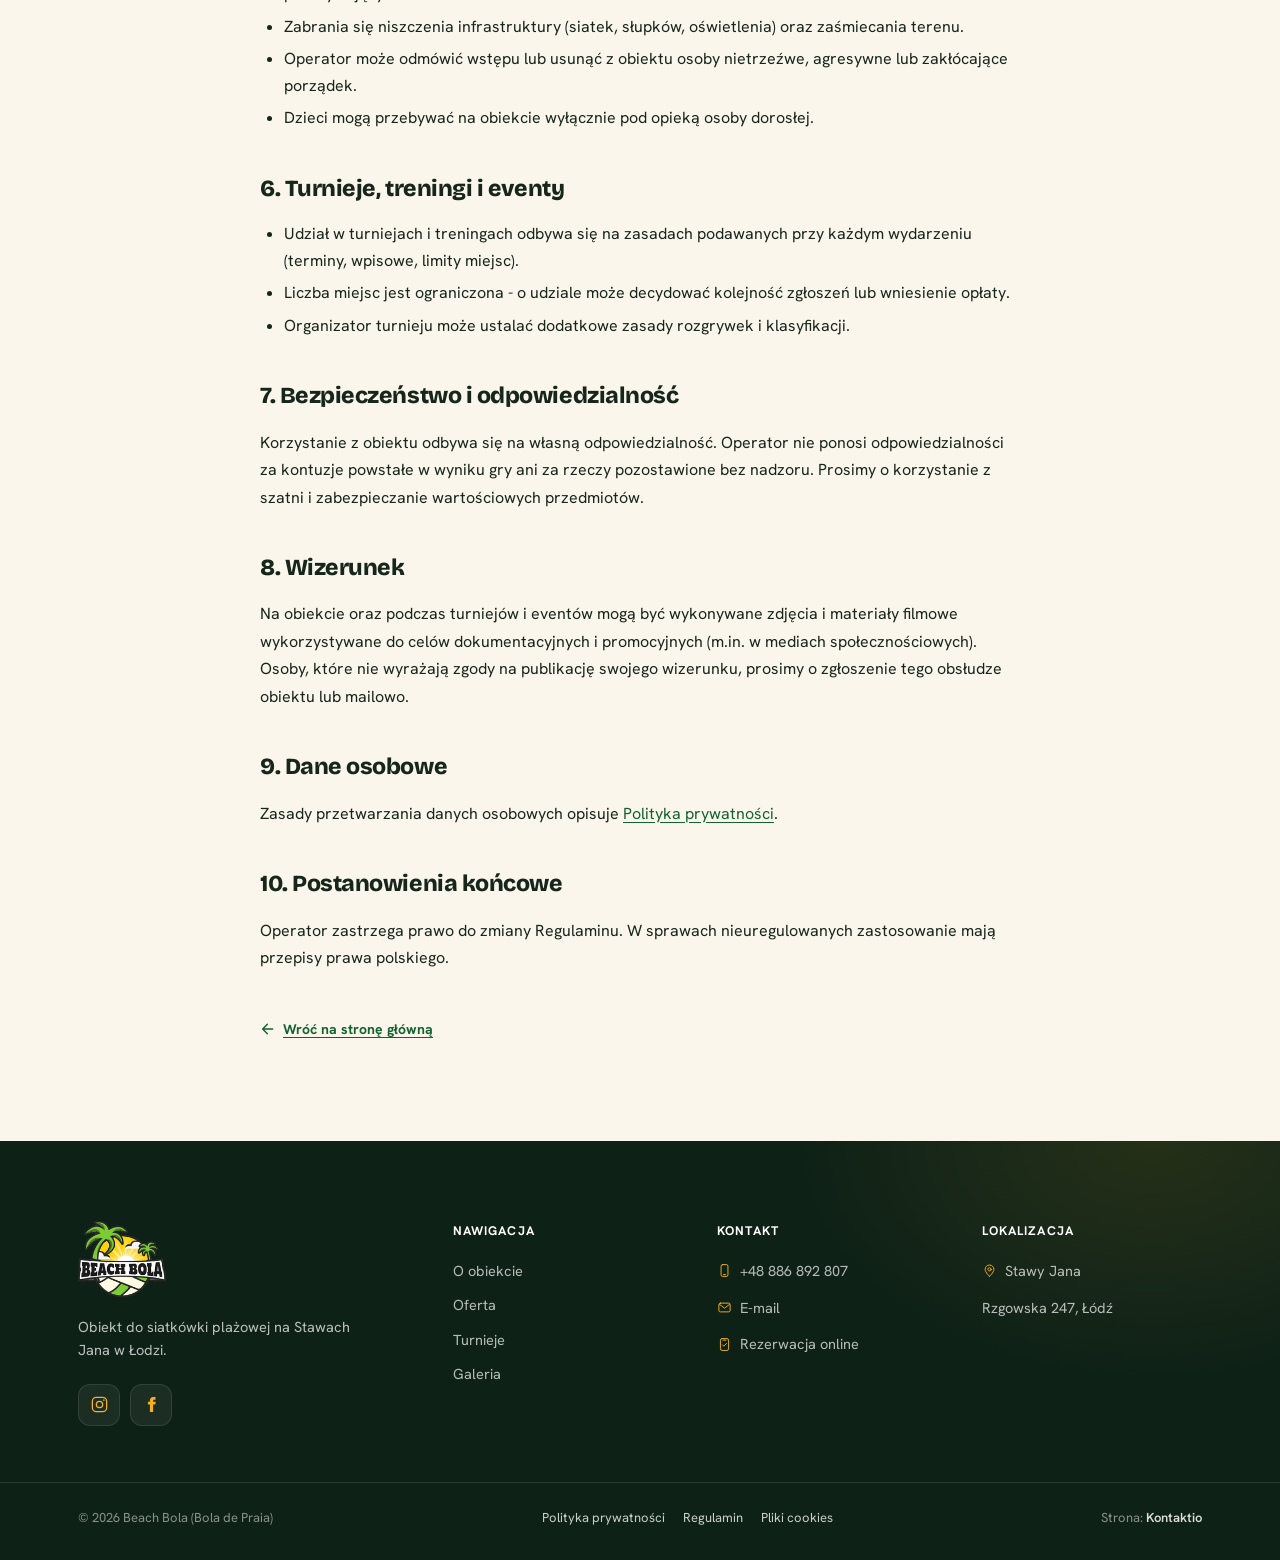
<file: regulamin/index.html>
<!DOCTYPE html>
<html lang="pl">
<head>
  <meta charset="UTF-8" />
  <meta name="viewport" content="width=device-width, initial-scale=1.0, viewport-fit=cover" />
  <meta name="color-scheme" content="light" />
  <title>Regulamin - Beach Bola</title>
  <meta name="description" content="Regulamin obiektu Beach Bola (Bola de Praia) - zasady rezerwacji kortów, korzystania z boisk do siatkówki plażowej oraz udziału w turniejach." />
  <meta name="author" content="Beach Bola" />
  <meta name="robots" content="index, follow" />
  <meta name="theme-color" content="#1c7c3c" />
  <link rel="canonical" href="https://beachbola.pl/regulamin/" />
  <meta property="og:type" content="article" />
  <meta property="og:locale" content="pl_PL" />
  <meta property="og:site_name" content="Beach Bola" />
  <meta property="og:title" content="Regulamin - Beach Bola" />
  <meta property="og:description" content="Zasady rezerwacji kortów i korzystania z obiektu Beach Bola." />
  <meta property="og:url" content="https://beachbola.pl/regulamin/" />
  <meta property="og:image" content="https://beachbola.pl/assets/img/og-image.jpg" />
  <link rel="stylesheet" href="../assets/css/styles.css?v=5" />
  <link rel="icon" type="image/png" sizes="32x32" href="../assets/img/favicon-32.png" />
  <link rel="icon" type="image/png" sizes="192x192" href="../assets/img/icon-192.png" />
  <link rel="icon" type="image/png" sizes="512x512" href="../assets/img/icon-512.png" />
  <link rel="apple-touch-icon" href="../assets/img/apple-touch-icon.png" />
  <link rel="manifest" href="/site.webmanifest" />
  <meta name="apple-mobile-web-app-title" content="Beach Bola" />
  <meta name="mobile-web-app-capable" content="yes" />
  <meta name="application-name" content="Beach Bola" />
  <script type="application/ld+json">
  {
    "@context": "https://schema.org",
    "@type": "BreadcrumbList",
    "itemListElement": [
      { "@type": "ListItem", "position": 1, "name": "Strona główna", "item": "https://beachbola.pl/" },
      { "@type": "ListItem", "position": 2, "name": "Regulamin", "item": "https://beachbola.pl/regulamin/" }
    ]
  }
  </script>
</head>
<body>

<svg width="0" height="0" style="position:absolute" aria-hidden="true" focusable="false">
  <symbol id="ico-arrow" viewBox="0 0 24 24" fill="none" stroke="currentColor" stroke-width="2.2" stroke-linecap="round" stroke-linejoin="round"><path d="M5 12h14M13 5l7 7-7 7"/></symbol>
  <symbol id="ico-volleyball" viewBox="0 0 24 24" fill="none" stroke="currentColor" stroke-width="1.6" stroke-linecap="round" stroke-linejoin="round"><circle cx="12" cy="12" r="9.2"/><path d="M12 12c0-3.4 1.1-6.6 3.2-9.1"/><path d="M12 12c-2.9 1.7-6.4 2.2-9.5 1.3"/><path d="M12 12c1.9 2.7 2.9 6 2.7 9.6"/><path d="M15.2 2.9a9.2 9.2 0 0 1 5.6 9.4"/><path d="M2.5 13.3a9.2 9.2 0 0 0 7.2 7.6"/><path d="M20.7 13a9.2 9.2 0 0 1-6.3 7.9"/></symbol>
  <symbol id="ico-instagram" viewBox="0 0 24 24" fill="none" stroke="currentColor" stroke-width="1.6" stroke-linecap="round" stroke-linejoin="round"><rect x="3" y="3" width="18" height="18" rx="5"/><circle cx="12" cy="12" r="4"/><circle cx="17.5" cy="6.5" r="1" fill="currentColor" stroke="none"/></symbol>
  <symbol id="ico-facebook" viewBox="0 0 24 24" fill="currentColor" stroke="none"><path d="M14 8.5V7c0-.8.5-1 1-1h2V2.5h-3C11.8 2.5 10 4.3 10 6.5v2H7.5V12H10v9.5h4V12h2.7l.8-3.5H14z"/></symbol>
  <symbol id="ico-phone" viewBox="0 0 24 24" fill="none" stroke="currentColor" stroke-width="1.5" stroke-linecap="round" stroke-linejoin="round"><rect x="6.5" y="2.5" width="11" height="19" rx="2.6"/><path d="M10.5 18.4h3"/></symbol>
  <symbol id="ico-mail" viewBox="0 0 24 24" fill="none" stroke="currentColor" stroke-width="1.5" stroke-linecap="round" stroke-linejoin="round"><rect x="3" y="5" width="18" height="14" rx="2.4"/><path d="m4 7 8 6 8-6"/></symbol>
  <symbol id="ico-pin" viewBox="0 0 24 24" fill="none" stroke="currentColor" stroke-width="1.5" stroke-linecap="round" stroke-linejoin="round"><path d="M12 21.3s7-6.1 7-11.1a7 7 0 1 0-14 0c0 5 7 11.1 7 11.1z"/><circle cx="12" cy="10.2" r="2.6"/></symbol>
  <symbol id="ico-online" viewBox="0 0 24 24" fill="none" stroke="currentColor" stroke-width="1.5" stroke-linecap="round" stroke-linejoin="round"><rect x="5.5" y="2.5" width="13" height="19" rx="2.6"/><path d="m8.8 12.5 2.2 2.2 4.2-4.4"/><path d="M9.5 5h5"/></symbol>
</svg>

<a class="skip-link" href="#top">Przejdź do treści</a>

<header class="nav">
  <div class="container nav-inner">
    <a href="../" class="brand" aria-label="Beach Bola - strona główna">
      <img class="brand-mark" src="../assets/img/logo/nav-light.png" alt="Beach Bola" width="163" height="140" />
    </a>
    <button class="nav-toggle" type="button" aria-label="Menu" aria-expanded="false" aria-controls="primary-nav">
      <span></span><span></span><span></span>
    </button>
    <nav id="primary-nav" class="main-nav" aria-label="Nawigacja główna">
      <a href="../#obiekt">O obiekcie</a>
      <a href="../#oferta">Oferta</a>
      <a href="../#turnieje">Turnieje</a>
      <a href="../#galeria">Galeria</a>
      <a href="../#kontakt">Kontakt</a>
      <a href="../rezerwacja/" class="btn-nav"><svg class="ico" aria-hidden="true"><use href="#ico-volleyball"/></svg> Rezerwuj kort</a>
    </nav>
  </div>
</header>

<main id="top">
  <section class="legal-hero">
    <div class="container">
      <p class="eyebrow"><span class="dot"></span> Informacje prawne</p>
      <h1>Regulamin obiektu</h1>
      <p class="updated-date">Ostatnia aktualizacja: 24 maja 2026 r.</p>
    </div>
  </section>

  <section class="prose-wrap">
    <div class="container">
      <div class="prose">

        <div class="info-box">
          <strong>Operator obiektu</strong>
          Beach Bola (Bola de Praia) - obiekt do siatkówki plażowej, Stawy Jana, ul. Rzgowska 247, Łódź<br>
          Kontakt: <a href="mailto:boladepraialodz@gmail.com">boladepraialodz@gmail.com</a> - <a href="tel:+48886892807">+48 886 892 807</a>
        </div>

        <h2>1. Postanowienia ogólne</h2>
        <p>Niniejszy Regulamin określa zasady korzystania ze strony internetowej, rezerwacji kortów oraz przebywania na obiekcie Beach Bola (Bola de Praia) na Stawach Jana w Łodzi.</p>
        <p>Dokonanie rezerwacji oraz wejście na obiekt oznaczają akceptację niniejszego Regulaminu.</p>

        <h2>2. Definicje</h2>
        <ul>
          <li><strong>Operator</strong> - podmiot prowadzący obiekt Beach Bola (Bola de Praia)</li>
          <li><strong>Obiekt</strong> - boiska do siatkówki plażowej wraz z infrastrukturą (szatnie, recepcja, bar, oświetlenie)</li>
          <li><strong>Klient / Gracz</strong> - osoba dokonująca rezerwacji lub korzystająca z obiektu</li>
          <li><strong>Platforma rezerwacji</strong> - system rezerwacji online Beach Bola, za pośrednictwem którego prowadzone są rezerwacje boisk</li>
        </ul>

        <h2>3. Rezerwacja kortów</h2>
        <ul>
          <li>Rezerwacji boiska dokonuje się online w <a href="../rezerwacja/">systemie rezerwacji</a> lub telefonicznie pod numerem <a href="tel:+48886892807">+48 886 892 807</a>.</li>
          <li>Rezerwacja jest wiążąca po jej opłaceniu zgodnie z zasadami systemu rezerwacji.</li>
          <li>Czas rezerwacji liczony jest zgodnie z wybranym blokiem godzinowym i obejmuje wejście oraz zejście z boiska.</li>
          <li>Operator zastrzega prawo do zmiany przydzielonego boiska z przyczyn organizacyjnych.</li>
        </ul>

        <h2>4. Odwołanie i zmiana rezerwacji</h2>
        <p>Zasady odwoływania i zmiany rezerwacji oraz ewentualnych zwrotów określa system rezerwacji online. W sprawach spornych prosimy o kontakt: <a href="mailto:boladepraialodz@gmail.com">boladepraialodz@gmail.com</a>.</p>

        <h2>5. Zasady korzystania z obiektu</h2>
        <ul>
          <li>Na boiskach obowiązuje obuwie odpowiednie do gry na piasku (gra boso na własną odpowiedzialność).</li>
          <li>Gracze zobowiązani są do zachowania kultury osobistej i szacunku wobec innych osób przebywających na obiekcie.</li>
          <li>Zabrania się niszczenia infrastruktury (siatek, słupków, oświetlenia) oraz zaśmiecania terenu.</li>
          <li>Operator może odmówić wstępu lub usunąć z obiektu osoby nietrzeźwe, agresywne lub zakłócające porządek.</li>
          <li>Dzieci mogą przebywać na obiekcie wyłącznie pod opieką osoby dorosłej.</li>
        </ul>

        <h2>6. Turnieje, treningi i eventy</h2>
        <ul>
          <li>Udział w turniejach i treningach odbywa się na zasadach podawanych przy każdym wydarzeniu (terminy, wpisowe, limity miejsc).</li>
          <li>Liczba miejsc jest ograniczona - o udziale może decydować kolejność zgłoszeń lub wniesienie opłaty.</li>
          <li>Organizator turnieju może ustalać dodatkowe zasady rozgrywek i klasyfikacji.</li>
        </ul>

        <h2>7. Bezpieczeństwo i odpowiedzialność</h2>
        <p>Korzystanie z obiektu odbywa się na własną odpowiedzialność. Operator nie ponosi odpowiedzialności za kontuzje powstałe w wyniku gry ani za rzeczy pozostawione bez nadzoru. Prosimy o korzystanie z szatni i zabezpieczanie wartościowych przedmiotów.</p>

        <h2>8. Wizerunek</h2>
        <p>Na obiekcie oraz podczas turniejów i eventów mogą być wykonywane zdjęcia i materiały filmowe wykorzystywane do celów dokumentacyjnych i promocyjnych (m.in. w mediach społecznościowych). Osoby, które nie wyrażają zgody na publikację swojego wizerunku, prosimy o zgłoszenie tego obsłudze obiektu lub mailowo.</p>

        <h2>9. Dane osobowe</h2>
        <p>Zasady przetwarzania danych osobowych opisuje <a href="../polityka-prywatnosci/">Polityka prywatności</a>.</p>

        <h2>10. Postanowienia końcowe</h2>
        <p>Operator zastrzega prawo do zmiany Regulaminu. W sprawach nieuregulowanych zastosowanie mają przepisy prawa polskiego.</p>

        <a class="back-link" href="../"><svg class="ico" aria-hidden="true" style="transform:rotate(180deg)"><use href="#ico-arrow"/></svg> Wróć na stronę główną</a>
      </div>
    </div>
  </section>
</main>

<footer class="footer" role="contentinfo">
  <div class="container">
    <div class="footer-grid">
      <div class="footer-col footer-brand">
        <div class="footer-logo"><img src="../assets/img/logo/nav-dark.png" alt="Beach Bola" width="163" height="140" loading="lazy"></div>
        <p>Obiekt do siatkówki plażowej na Stawach Jana w Łodzi.</p>
        <div class="footer-social">
          <a href="https://www.instagram.com/beachbolalodz/" target="_blank" rel="noopener noreferrer" aria-label="Instagram"><svg class="ico" aria-hidden="true"><use href="#ico-instagram"/></svg></a>
          <a href="https://www.facebook.com/profile.php?id=61579685367610" target="_blank" rel="noopener noreferrer" aria-label="Facebook"><svg class="ico" aria-hidden="true"><use href="#ico-facebook"/></svg></a>
        </div>
      </div>
      <div class="footer-col">
        <h3>Nawigacja</h3>
        <ul>
          <li><a href="../#obiekt">O obiekcie</a></li>
          <li><a href="../#oferta">Oferta</a></li>
          <li><a href="../#turnieje">Turnieje</a></li>
          <li><a href="../#galeria">Galeria</a></li>
        </ul>
      </div>
      <div class="footer-col">
        <h3>Kontakt</h3>
        <ul>
          <li><a href="tel:+48886892807"><svg class="ico" aria-hidden="true"><use href="#ico-phone"/></svg> +48 886 892 807</a></li>
          <li><a href="mailto:boladepraialodz@gmail.com"><svg class="ico" aria-hidden="true"><use href="#ico-mail"/></svg> E-mail</a></li>
          <li><a href="../rezerwacja/"><svg class="ico" aria-hidden="true"><use href="#ico-online"/></svg> Rezerwacja online</a></li>
        </ul>
      </div>
      <div class="footer-col">
        <h3>Lokalizacja</h3>
        <ul>
          <li><a href="https://maps.google.com/?q=Stawy+Jana+Rzgowska+247+Łódź" target="_blank" rel="noopener"><svg class="ico" aria-hidden="true"><use href="#ico-pin"/></svg> Stawy Jana</a></li>
          <li style="color:rgba(255,255,255,0.7);font-size:14.5px;">Rzgowska 247, Łódź</li>
        </ul>
      </div>
    </div>
  </div>
  <div class="footer-bottom">
    <div class="container footer-bottom-inner">
      <span>© <span id="year">2026</span> Beach Bola (Bola de Praia)</span>
      <ul class="legal-links">
        <li><a href="../polityka-prywatnosci/">Polityka prywatności</a></li>
        <li><a href="../regulamin/">Regulamin</a></li>
        <li><a href="../pliki-cookies/">Pliki cookies</a></li>
      </ul>
      <span class="credit">Strona: <a href="https://kontaktio.pl" target="_blank" rel="noopener noreferrer">Kontaktio</a></span>
    </div>
  </div>
</footer>

<script>
document.getElementById('year').textContent = new Date().getFullYear();
(function () {
  var btn = document.querySelector('.nav-toggle');
  var nav = document.querySelector('.main-nav');
  if (!btn || !nav) return;
  var backdrop = document.createElement('div');
  backdrop.className = 'nav-backdrop';
  document.body.appendChild(backdrop);
  function setOpen(open) {
    nav.classList.toggle('open', open);
    backdrop.classList.toggle('show', open);
    btn.setAttribute('aria-expanded', open ? 'true' : 'false');
    document.body.classList.toggle('nav-open', open);
  }
  btn.addEventListener('click', function () { setOpen(!nav.classList.contains('open')); });
  backdrop.addEventListener('click', function () { setOpen(false); });
})();
</script>
</body>
</html>
</file>
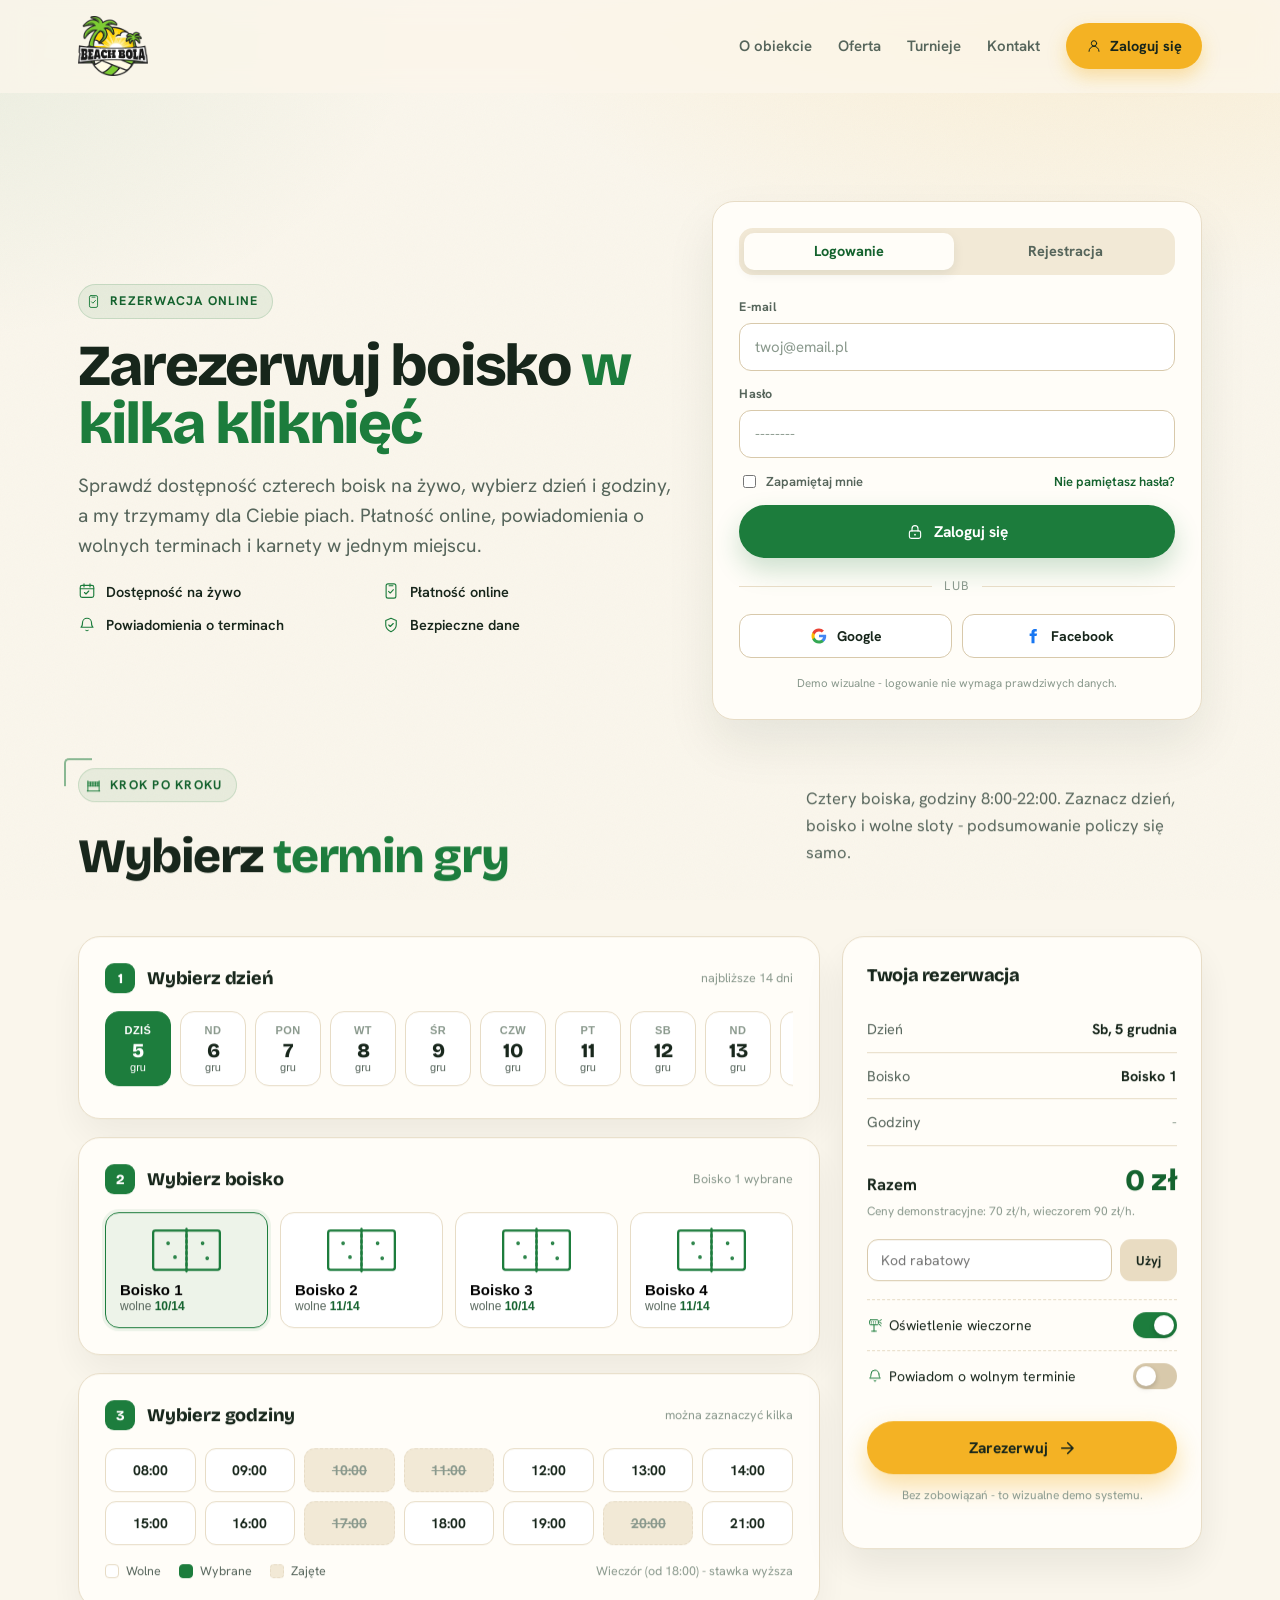
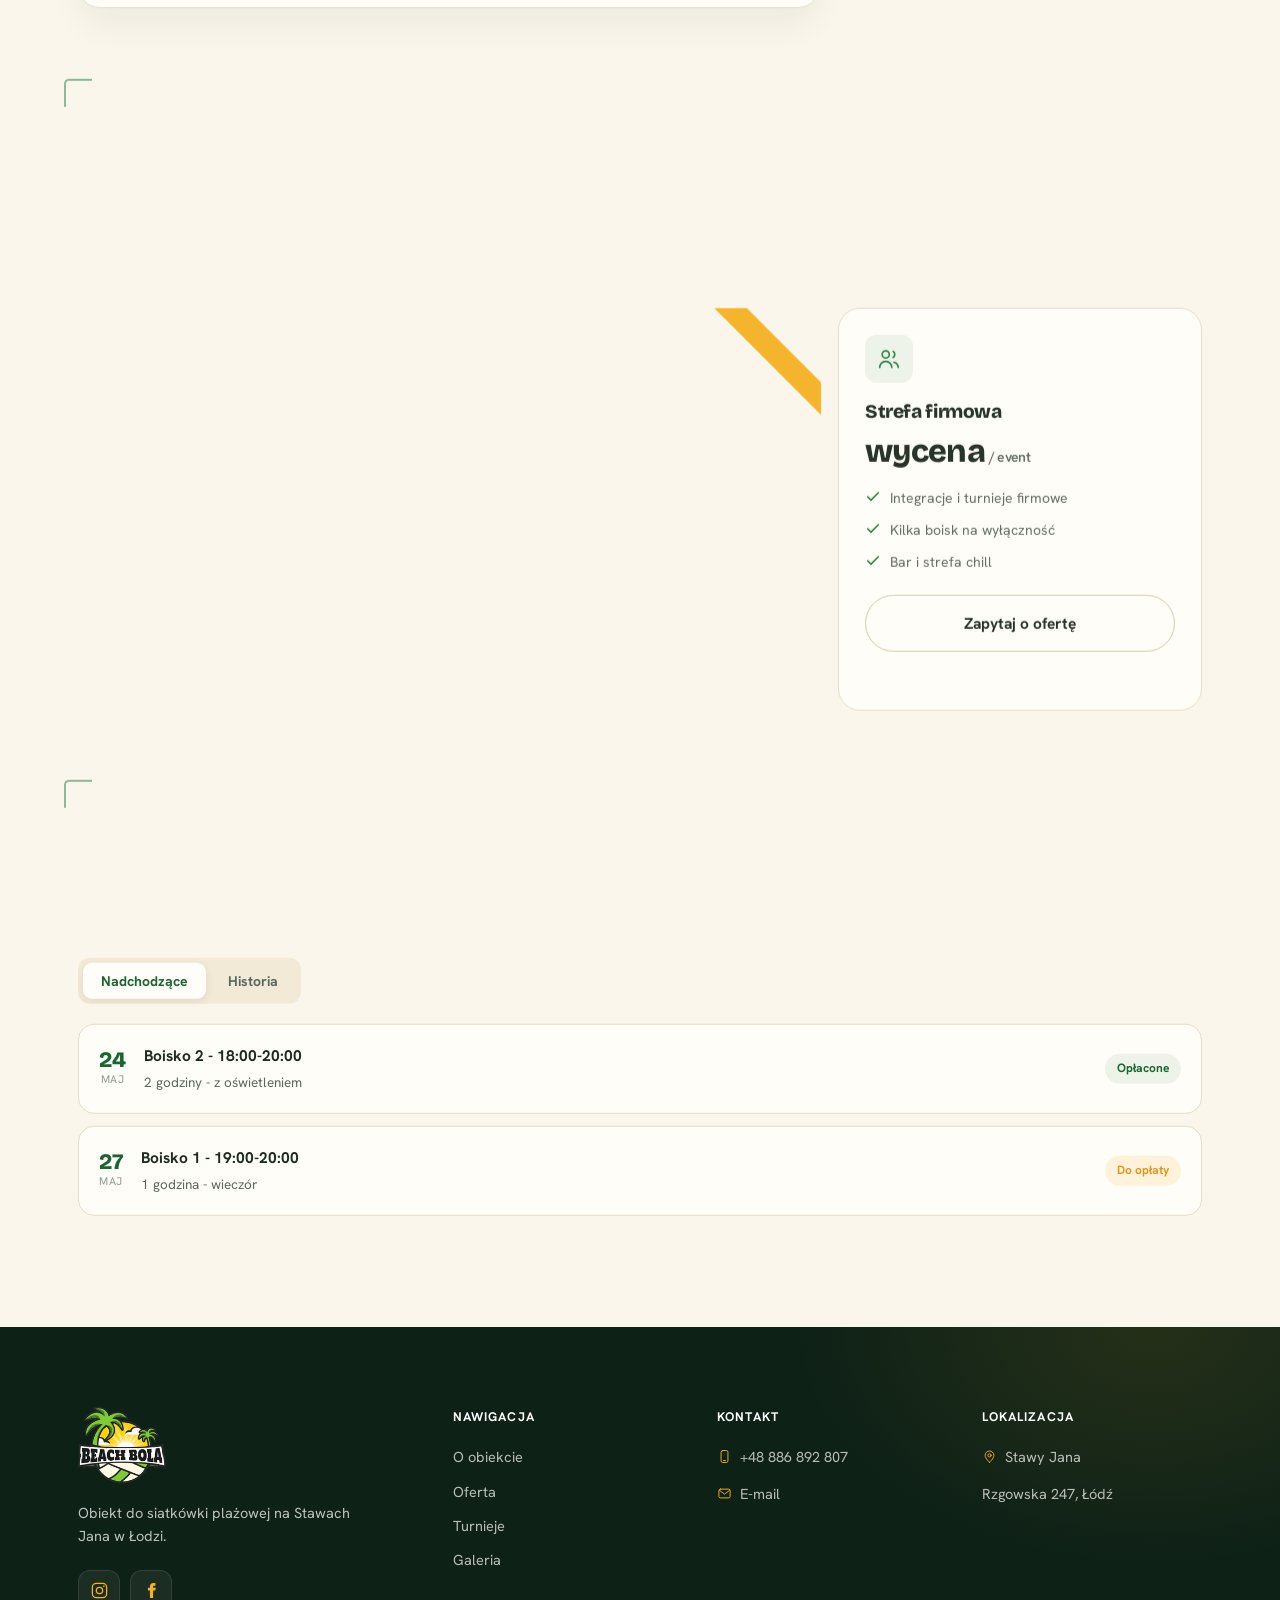
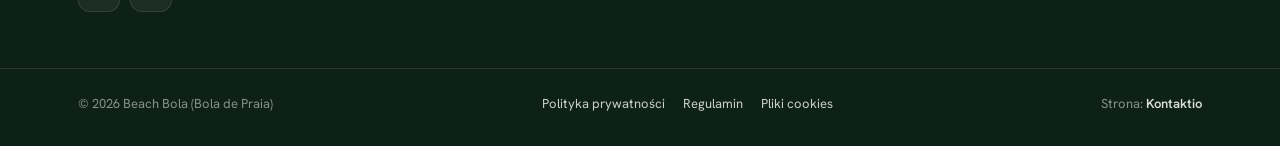
<file: rezerwacja/index.html>
<!DOCTYPE html>
<html lang="pl">
<head>
  <meta charset="UTF-8" />
  <meta name="viewport" content="width=device-width, initial-scale=1.0, viewport-fit=cover" />
  <meta name="color-scheme" content="light" />
  <title>Rezerwacja kortu online - Beach Bola | Stawy Jana, Łódź</title>
  <meta name="description" content="Zarezerwuj boisko do siatkówki plażowej w Beach Bola online. Sprawdź dostępność czterech boisk na Stawach Jana w Łodzi, wybierz dzień i godziny, załóż konto i graj." />
  <meta name="robots" content="index, follow" />
  <meta name="theme-color" content="#1c7c3c" />
  <link rel="canonical" href="https://beachbola.pl/rezerwacja/" />
  <meta property="og:type" content="website" />
  <meta property="og:locale" content="pl_PL" />
  <meta property="og:site_name" content="Beach Bola" />
  <meta property="og:title" content="Rezerwacja kortu online - Beach Bola" />
  <meta property="og:description" content="Sprawdź dostępność boisk i zarezerwuj termin online - Beach Bola, Stawy Jana, Łódź." />
  <meta property="og:url" content="https://beachbola.pl/rezerwacja/" />
  <meta property="og:image" content="https://beachbola.pl/assets/img/og-image.jpg" />
  <link rel="preload" as="font" type="font/woff2" href="../assets/fonts/bricolage-latin.woff2" crossorigin />
  <link rel="preload" as="font" type="font/woff2" href="../assets/fonts/hanken-400-latin.woff2" crossorigin />
  <link rel="stylesheet" href="../assets/css/styles.css?v=5" />
  <script>if(!(window.matchMedia&&matchMedia('(prefers-reduced-motion: reduce)').matches))document.documentElement.classList.add('js-anim');</script>
  <link rel="icon" type="image/png" sizes="32x32" href="../assets/img/favicon-32.png" />
  <link rel="icon" type="image/png" sizes="192x192" href="../assets/img/icon-192.png" />
  <link rel="apple-touch-icon" href="../assets/img/apple-touch-icon.png" />
  <link rel="manifest" href="/site.webmanifest" />
  <meta name="apple-mobile-web-app-title" content="Beach Bola" />
  <meta name="mobile-web-app-capable" content="yes" />
  <meta name="application-name" content="Beach Bola" />
</head>
<body>

<svg width="0" height="0" style="position:absolute" aria-hidden="true" focusable="false">
  <symbol id="ico-volleyball" viewBox="0 0 24 24" fill="none" stroke="currentColor" stroke-width="1.6" stroke-linecap="round" stroke-linejoin="round"><circle cx="12" cy="12" r="9.2"/><path d="M12 12c0-3.4 1.1-6.6 3.2-9.1"/><path d="M12 12c-2.9 1.7-6.4 2.2-9.5 1.3"/><path d="M12 12c1.9 2.7 2.9 6 2.7 9.6"/><path d="M15.2 2.9a9.2 9.2 0 0 1 5.6 9.4"/><path d="M2.5 13.3a9.2 9.2 0 0 0 7.2 7.6"/><path d="M20.7 13a9.2 9.2 0 0 1-6.3 7.9"/></symbol>
  <symbol id="ico-net" viewBox="0 0 24 24" fill="none" stroke="currentColor" stroke-width="1.5" stroke-linecap="round" stroke-linejoin="round"><path d="M3 4.5v16M21 4.5v16M2 20.5h20"/><path d="M3 6.5h18M3 9.5h18M3 12.5h18"/><path d="M7 6.5v6M11 6.5v6M15 6.5v6M19 6.5v6"/></symbol>
  <symbol id="ico-court" viewBox="0 0 64 40" fill="none" stroke="currentColor" stroke-width="2" stroke-linecap="round" stroke-linejoin="round"><rect x="3" y="3" width="58" height="34" rx="2"/><path d="M32 3v34"/><path d="M32 1.5v37" stroke-dasharray="2 3"/><circle cx="16" cy="14" r="0.6" fill="currentColor"/><circle cx="22" cy="26" r="0.6" fill="currentColor"/><circle cx="46" cy="14" r="0.6" fill="currentColor"/><circle cx="50" cy="27" r="0.6" fill="currentColor"/></symbol>
  <symbol id="ico-online" viewBox="0 0 24 24" fill="none" stroke="currentColor" stroke-width="1.5" stroke-linecap="round" stroke-linejoin="round"><rect x="5.5" y="2.5" width="13" height="19" rx="2.6"/><path d="m8.8 12.5 2.2 2.2 4.2-4.4"/><path d="M9.5 5h5"/></symbol>
  <symbol id="ico-calendar" viewBox="0 0 24 24" fill="none" stroke="currentColor" stroke-width="1.5" stroke-linecap="round" stroke-linejoin="round"><rect x="3" y="4.5" width="18" height="16" rx="2.4"/><path d="M3 9h18M8 2.5v4M16 2.5v4"/><path d="m8.6 14 2 2 3.8-4"/></symbol>
  <symbol id="ico-clock" viewBox="0 0 24 24" fill="none" stroke="currentColor" stroke-width="1.5" stroke-linecap="round" stroke-linejoin="round"><circle cx="12" cy="12" r="9"/><path d="M12 7.2V12l3.4 2"/></symbol>
  <symbol id="ico-check" viewBox="0 0 24 24" fill="none" stroke="currentColor" stroke-width="2.4" stroke-linecap="round" stroke-linejoin="round"><path d="M20 6 9 17l-5-5"/></symbol>
  <symbol id="ico-arrow" viewBox="0 0 24 24" fill="none" stroke="currentColor" stroke-width="2.2" stroke-linecap="round" stroke-linejoin="round"><path d="M5 12h14M13 5l7 7-7 7"/></symbol>
  <symbol id="ico-arrow-ur" viewBox="0 0 24 24" fill="none" stroke="currentColor" stroke-width="2" stroke-linecap="round" stroke-linejoin="round"><path d="M7 17 17 7M8 7h9v9"/></symbol>
  <symbol id="ico-pin" viewBox="0 0 24 24" fill="none" stroke="currentColor" stroke-width="1.5" stroke-linecap="round" stroke-linejoin="round"><path d="M12 21.3s7-6.1 7-11.1a7 7 0 1 0-14 0c0 5 7 11.1 7 11.1z"/><circle cx="12" cy="10.2" r="2.6"/></symbol>
  <symbol id="ico-phone" viewBox="0 0 24 24" fill="none" stroke="currentColor" stroke-width="1.5" stroke-linecap="round" stroke-linejoin="round"><rect x="6.5" y="2.5" width="11" height="19" rx="2.6"/><path d="M10.5 18.4h3"/></symbol>
  <symbol id="ico-mail" viewBox="0 0 24 24" fill="none" stroke="currentColor" stroke-width="1.5" stroke-linecap="round" stroke-linejoin="round"><rect x="3" y="5" width="18" height="14" rx="2.4"/><path d="m4 7 8 6 8-6"/></symbol>
  <symbol id="ico-instagram" viewBox="0 0 24 24" fill="none" stroke="currentColor" stroke-width="1.6" stroke-linecap="round" stroke-linejoin="round"><rect x="3" y="3" width="18" height="18" rx="5"/><circle cx="12" cy="12" r="4"/><circle cx="17.5" cy="6.5" r="1" fill="currentColor" stroke="none"/></symbol>
  <symbol id="ico-facebook" viewBox="0 0 24 24" fill="currentColor" stroke="none"><path d="M14 8.5V7c0-.8.5-1 1-1h2V2.5h-3C11.8 2.5 10 4.3 10 6.5v2H7.5V12H10v9.5h4V12h2.7l.8-3.5H14z"/></symbol>
  <symbol id="ico-google" viewBox="0 0 24 24"><path fill="#4285F4" d="M21.6 12.2c0-.6-.05-1.2-.16-1.8H12v3.4h5.4a4.6 4.6 0 0 1-2 3v2.5h3.2c1.9-1.7 3-4.3 3-7.1z"/><path fill="#34A853" d="M12 22c2.7 0 5-.9 6.6-2.4l-3.2-2.5c-.9.6-2 1-3.4 1-2.6 0-4.8-1.7-5.6-4.1H3.1v2.6A10 10 0 0 0 12 22z"/><path fill="#FBBC05" d="M6.4 14c-.2-.6-.3-1.3-.3-2s.1-1.4.3-2V7.4H3.1A10 10 0 0 0 2 12c0 1.6.4 3.2 1.1 4.6z"/><path fill="#EA4335" d="M12 5.9c1.5 0 2.8.5 3.8 1.5l2.8-2.8A10 10 0 0 0 12 2 10 10 0 0 0 3.1 7.4l3.3 2.6C7.2 7.6 9.4 5.9 12 5.9z"/></symbol>
  <symbol id="ico-lock" viewBox="0 0 24 24" fill="none" stroke="currentColor" stroke-width="1.5" stroke-linecap="round" stroke-linejoin="round"><rect x="4.5" y="10.5" width="15" height="10" rx="2.4"/><path d="M8 10.5V7.5a4 4 0 0 1 8 0v3"/><circle cx="12" cy="15.5" r="1.2" fill="currentColor" stroke="none"/></symbol>
  <symbol id="ico-user" viewBox="0 0 24 24" fill="none" stroke="currentColor" stroke-width="1.5" stroke-linecap="round" stroke-linejoin="round"><circle cx="12" cy="8" r="4"/><path d="M4.5 20a7.5 7.5 0 0 1 15 0"/></symbol>
  <symbol id="ico-bell" viewBox="0 0 24 24" fill="none" stroke="currentColor" stroke-width="1.5" stroke-linecap="round" stroke-linejoin="round"><path d="M18 9a6 6 0 1 0-12 0c0 5-2 6-2 6h16s-2-1-2-6"/><path d="M10.5 19a2 2 0 0 0 3 0"/></symbol>
  <symbol id="ico-floodlight" viewBox="0 0 24 24" fill="none" stroke="currentColor" stroke-width="1.5" stroke-linecap="round" stroke-linejoin="round"><rect x="4" y="4" width="13" height="7.5" rx="1.5"/><path d="M7 7h.01M10 7h.01M13 7h.01M7 9h.01M10 9h.01M13 9h.01"/><path d="M10.5 11.5V21M7 21h7"/><path d="M19 5.5 21.5 4M19 8l2.5 1.2M18.5 11l2.5 2"/></symbol>
  <symbol id="ico-trophy" viewBox="0 0 24 24" fill="none" stroke="currentColor" stroke-width="1.5" stroke-linecap="round" stroke-linejoin="round"><path d="M7 4h10v5a5 5 0 0 1-10 0V4z"/><path d="M7 5H4.4a2.4 2.4 0 0 0 0 4.8H7M17 5h2.6a2.4 2.4 0 0 1 0 4.8H17"/><path d="M9.5 19h5M12 14v5M8 22h8"/></symbol>
  <symbol id="ico-users" viewBox="0 0 24 24" fill="none" stroke="currentColor" stroke-width="1.5" stroke-linecap="round" stroke-linejoin="round"><circle cx="9" cy="8" r="3.3"/><path d="M3.4 20a5.6 5.6 0 0 1 11.2 0"/><path d="M15.8 5.2a3.3 3.3 0 0 1 0 5.6"/><path d="M16.6 15.2A5.6 5.6 0 0 1 20.6 20"/></symbol>
  <symbol id="ico-spark" viewBox="0 0 24 24" fill="none" stroke="currentColor" stroke-width="1.5" stroke-linecap="round" stroke-linejoin="round"><path d="M12 3v5M12 16v5M3 12h5M16 12h5M5.6 5.6l3.2 3.2M15.2 15.2l3.2 3.2M18.4 5.6l-3.2 3.2M8.8 15.2l-3.2 3.2"/></symbol>
  <symbol id="ico-close" viewBox="0 0 24 24" fill="none" stroke="currentColor" stroke-width="2" stroke-linecap="round" stroke-linejoin="round"><path d="M6 6l12 12M18 6 6 18"/></symbol>
  <symbol id="ico-shield" viewBox="0 0 24 24" fill="none" stroke="currentColor" stroke-width="1.5" stroke-linecap="round" stroke-linejoin="round"><path d="M12 3 5 6v6c0 4 3 7 7 9 4-2 7-5 7-9V6z"/><path d="m9 12 2 2 4-4"/></symbol>
</svg>

<a class="skip-link" href="#book">Przejdź do rezerwacji</a>

<header class="nav">
  <div class="container nav-inner">
    <a href="../" class="brand" aria-label="Beach Bola - strona główna">
      <img class="brand-mark" src="../assets/img/logo/nav-light.png" alt="Beach Bola" width="163" height="140" />
    </a>
    <button class="nav-toggle" type="button" aria-label="Menu" aria-expanded="false" aria-controls="primary-nav">
      <span></span><span></span><span></span>
    </button>
    <nav id="primary-nav" class="main-nav" aria-label="Nawigacja główna">
      <a href="../#obiekt">O obiekcie</a>
      <a href="../#oferta">Oferta</a>
      <a href="../#turnieje">Turnieje</a>
      <a href="../#kontakt">Kontakt</a>
      <span id="navAuth" class="nav-auth">
        <a href="#konto" class="btn-nav"><svg class="ico" aria-hidden="true"><use href="#ico-user"/></svg> Zaloguj się</a>
      </span>
    </nav>
  </div>
</header>

<main id="top" class="section" style="padding-top:108px;">
  <div class="container">

    <div class="resv-intro" id="konto">
      <div class="reveal">
        <p class="eyebrow"><svg class="ico" aria-hidden="true"><use href="#ico-online"/></svg> Rezerwacja online</p>
        <h1 style="font-size:clamp(34px,5vw,58px);line-height:1.0;margin:0 0 18px;">Zarezerwuj boisko <span style="color:var(--green)">w kilka kliknięć</span></h1>
        <p class="lead" style="margin-bottom:8px;">Sprawdź dostępność czterech boisk na żywo, wybierz dzień i godziny, a my trzymamy dla Ciebie piach. Płatność online, powiadomienia o wolnych terminach i karnety w jednym miejscu.</p>
        <ul class="resv-feature-list">
          <li><svg class="ico" aria-hidden="true"><use href="#ico-calendar"/></svg> Dostępność na żywo</li>
          <li><svg class="ico" aria-hidden="true"><use href="#ico-online"/></svg> Płatność online</li>
          <li><svg class="ico" aria-hidden="true"><use href="#ico-bell"/></svg> Powiadomienia o terminach</li>
          <li><svg class="ico" aria-hidden="true"><use href="#ico-shield"/></svg> Bezpieczne dane</li>
        </ul>
      </div>

      <div class="reveal reveal-scale">

        <div class="auth-card" id="authCard">
          <div class="auth-tabs" role="tablist">
            <button class="auth-tab is-active" data-tab="login" role="tab">Logowanie</button>
            <button class="auth-tab" data-tab="register" role="tab">Rejestracja</button>
          </div>
          <form class="auth-form" id="formLogin" novalidate>
            <div class="field"><label for="li-email">E-mail</label><input id="li-email" type="email" placeholder="twoj@email.pl" autocomplete="email" /></div>
            <div class="field"><label for="li-pass">Hasło</label><input id="li-pass" type="password" placeholder="--------" autocomplete="current-password" /></div>
            <div class="auth-meta"><label style="display:inline-flex;align-items:center;gap:7px;color:var(--ink-muted);font-weight:600;"><input type="checkbox" /> Zapamiętaj mnie</label><a href="#konto">Nie pamiętasz hasła?</a></div>
            <button type="submit" class="btn btn-solid btn-block"><svg class="ico" aria-hidden="true"><use href="#ico-lock"/></svg> Zaloguj się</button>
          </form>
          <form class="auth-form" id="formRegister" hidden novalidate>
            <div class="field"><label for="rg-name">Imię i nazwisko</label><input id="rg-name" type="text" placeholder="Jan Kowalski" autocomplete="name" /></div>
            <div class="field"><label for="rg-email">E-mail</label><input id="rg-email" type="email" placeholder="twoj@email.pl" autocomplete="email" /></div>
            <div class="field"><label for="rg-pass">Hasło</label><input id="rg-pass" type="password" placeholder="min. 8 znaków" autocomplete="new-password" /></div>
            <label style="display:flex;align-items:flex-start;gap:9px;font-size:12.5px;color:var(--ink-muted);"><input type="checkbox" style="margin-top:3px"/> Akceptuję <a href="../regulamin/" style="color:var(--green-text);font-weight:600;">regulamin</a> i <a href="../polityka-prywatnosci/" style="color:var(--green-text);font-weight:600;">politykę prywatności</a>.</label>
            <button type="submit" class="btn btn-solid btn-block"><svg class="ico" aria-hidden="true"><use href="#ico-user"/></svg> Załóż konto</button>
          </form>
          <div class="auth-divider">lub</div>
          <div class="auth-social">
            <button type="button" class="btn-social" data-social="google"><svg class="ico" aria-hidden="true"><use href="#ico-google"/></svg> Google</button>
            <button type="button" class="btn-social" data-social="facebook"><svg class="ico" aria-hidden="true" style="color:#1877f2"><use href="#ico-facebook"/></svg> Facebook</button>
          </div>
          <p style="font-size:11.5px;color:var(--ink-faint);text-align:center;margin:16px 0 0;">Demo wizualne - logowanie nie wymaga prawdziwych danych.</p>
        </div>

        <div class="auth-card" id="welcomeCard" hidden>
          <div style="display:flex;align-items:center;gap:14px;margin-bottom:16px;">
            <span class="av" id="welcomeAv" style="width:48px;height:48px;border-radius:50%;background:linear-gradient(135deg,var(--green),var(--green-bright));color:#fff;display:inline-flex;align-items:center;justify-content:center;font:800 18px var(--display);">B</span>
            <div><strong id="welcomeName" style="font-size:18px;display:block;">Cześć!</strong><span style="color:var(--ink-muted);font-size:13.5px;">Miło Cię widzieć na Beach Boli</span></div>
          </div>
          <div class="resv-feature-list" style="grid-template-columns:1fr;margin-top:0;">
            <li><svg class="ico" aria-hidden="true"><use href="#ico-check"/></svg> Konto aktywne - możesz rezerwować</li>
            <li><svg class="ico" aria-hidden="true"><use href="#ico-check"/></svg> Twoje rezerwacje masz niżej na stronie</li>
          </div>
          <a href="#book" class="btn btn-solid btn-block" style="margin-top:18px;">Przejdź do rezerwacji <svg class="ico arrow" aria-hidden="true"><use href="#ico-arrow"/></svg></a>
          <button type="button" id="btnLogout" class="btn btn-ghost btn-block" style="margin-top:10px;">Wyloguj się</button>
        </div>
      </div>
    </div>

    <div class="section-head reveal" id="book" style="margin-top:40px;">
      <div>
        <p class="eyebrow"><svg class="ico" aria-hidden="true"><use href="#ico-net"/></svg> Krok po kroku</p>
        <h2>Wybierz <span class="accent">termin gry</span></h2>
      </div>
      <p class="head-meta">Cztery boiska, godziny 8:00-22:00. Zaznacz dzień, boisko i wolne sloty - podsumowanie policzy się samo.</p>
    </div>

    <div class="book-grid reveal">
      <div>
        <div class="book-panel">
          <div class="panel-head"><span class="step-n">1</span><h3>Wybierz dzień</h3><span class="hint">najbliższe 14 dni</span></div>
          <div class="dates" id="dateStrip"></div>
        </div>

        <div class="book-panel">
          <div class="panel-head"><span class="step-n">2</span><h3>Wybierz boisko</h3><span class="hint" id="courtHint"></span></div>
          <div class="courts" id="courtList"></div>
        </div>

        <div class="book-panel">
          <div class="panel-head"><span class="step-n">3</span><h3>Wybierz godziny</h3><span class="hint">można zaznaczyć kilka</span></div>
          <div class="slots" id="slotGrid"></div>
          <div class="slot-legend">
            <span><i class="swatch free"></i> Wolne</span>
            <span><i class="swatch sel"></i> Wybrane</span>
            <span><i class="swatch busy"></i> Zajęte</span>
            <span style="margin-left:auto;color:var(--ink-faint)">Wieczór (od 18:00) - stawka wyższa</span>
          </div>
        </div>
      </div>

      <aside class="summary" id="summary" aria-live="polite">
        <h3>Twoja rezerwacja</h3>
        <div class="summary-row"><span class="k">Dzień</span><span class="v" id="sumDate">-</span></div>
        <div class="summary-row"><span class="k">Boisko</span><span class="v" id="sumCourt">-</span></div>
        <div class="summary-row"><span class="k">Godziny</span><span class="v summary-chips" id="sumSlots"><span style="color:var(--ink-faint);font-weight:500">-</span></span></div>
        <div class="summary-total"><span class="k">Razem</span><span class="v" id="sumTotal">0 zł</span></div>
        <p class="summary-note" id="sumNote">Ceny demonstracyjne: 70 zł/h, wieczorem 90 zł/h.</p>

        <div class="promo">
          <input type="text" id="promo" placeholder="Kod rabatowy" aria-label="Kod rabatowy" />
          <button type="button" id="promoBtn">Użyj</button>
        </div>
        <div class="opt-row"><span><svg class="ico" aria-hidden="true" style="width:16px;height:16px;color:var(--green);vertical-align:-3px;margin-right:6px"><use href="#ico-floodlight"/></svg>Oświetlenie wieczorne</span><label class="switch"><input type="checkbox" id="optLight" checked /><span class="track"></span></label></div>
        <div class="opt-row"><span><svg class="ico" aria-hidden="true" style="width:16px;height:16px;color:var(--green);vertical-align:-3px;margin-right:6px"><use href="#ico-bell"/></svg>Powiadom o wolnym terminie</span><label class="switch"><input type="checkbox" id="optNotify" /><span class="track"></span></label></div>

        <button type="button" class="btn btn-primary btn-block" id="btnReserve" style="margin-top:20px;" disabled>
          Zarezerwuj <svg class="ico arrow" aria-hidden="true"><use href="#ico-arrow"/></svg>
        </button>
        <p class="summary-note" style="text-align:center;margin-top:12px;">Bez zobowiązań - to wizualne demo systemu.</p>
      </aside>
    </div>

    <div class="section-head reveal" style="margin-top:80px;">
      <div>
        <p class="eyebrow"><svg class="ico" aria-hidden="true"><use href="#ico-spark"/></svg> Karnety i pakiety</p>
        <h2>Więcej grania, <span class="accent">mniej płacenia</span></h2>
      </div>
      <p class="head-meta">Grasz regularnie albo planujesz event? Wybierz pakiet dopasowany do siebie.</p>
    </div>
    <div class="packages reveal-stagger reveal">
      <article class="pack-card">
        <svg class="ico pack-ico" aria-hidden="true"><use href="#ico-volleyball"/></svg>
        <h3>Pojedyncza gra</h3>
        <div class="price">70 zł<span> / godz.</span></div>
        <ul>
          <li><svg class="ico" aria-hidden="true"><use href="#ico-check"/></svg> Rezerwacja jednego boiska</li>
          <li><svg class="ico" aria-hidden="true"><use href="#ico-check"/></svg> Płatność online</li>
          <li><svg class="ico" aria-hidden="true"><use href="#ico-check"/></svg> Dostęp do szatni</li>
        </ul>
        <a href="#book" class="btn btn-ghost btn-block">Rezerwuj</a>
      </article>
      <article class="pack-card is-featured">
        <svg class="ico pack-ico" aria-hidden="true"><use href="#ico-trophy"/></svg>
        <h3>Karnet 10 godzin</h3>
        <div class="price">600 zł<span> / 10h</span></div>
        <ul>
          <li><svg class="ico" aria-hidden="true"><use href="#ico-check"/></svg> 60 zł/h - oszczędzasz 100 zł</li>
          <li><svg class="ico" aria-hidden="true"><use href="#ico-check"/></svg> Ważny cały sezon</li>
          <li><svg class="ico" aria-hidden="true"><use href="#ico-check"/></svg> Priorytet w rezerwacjach</li>
          <li><svg class="ico" aria-hidden="true"><use href="#ico-check"/></svg> Powiadomienia o terminach</li>
        </ul>
        <a href="#konto" class="btn btn-primary btn-block">Wybieram karnet</a>
      </article>
      <article class="pack-card">
        <svg class="ico pack-ico" aria-hidden="true"><use href="#ico-users"/></svg>
        <h3>Strefa firmowa</h3>
        <div class="price">wycena<span> / event</span></div>
        <ul>
          <li><svg class="ico" aria-hidden="true"><use href="#ico-check"/></svg> Integracje i turnieje firmowe</li>
          <li><svg class="ico" aria-hidden="true"><use href="#ico-check"/></svg> Kilka boisk na wyłączność</li>
          <li><svg class="ico" aria-hidden="true"><use href="#ico-check"/></svg> Bar i strefa chill</li>
        </ul>
        <a href="../#kontakt" class="btn btn-ghost btn-block">Zapytaj o ofertę</a>
      </article>
    </div>

    <div class="section-head reveal" id="moje" style="margin-top:80px;">
      <div>
        <p class="eyebrow"><svg class="ico" aria-hidden="true"><use href="#ico-calendar"/></svg> Twoje konto</p>
        <h2>Moje <span class="accent">rezerwacje</span></h2>
      </div>
      <p class="head-meta">Podgląd nadchodzących gier i historii. (Dane przykładowe - system jeszcze nie zapisuje rezerwacji.)</p>
    </div>
    <div class="reveal">
      <div class="tabbar" role="tablist">
        <button class="is-active" data-rtab="upcoming" role="tab">Nadchodzące</button>
        <button data-rtab="history" role="tab">Historia</button>
      </div>
      <div class="resv-list" id="resvUpcoming">
        <div class="resv-item">
          <div class="when"><div class="d">24</div><div class="m">maj</div></div>
          <div class="what"><strong>Boisko 2 - 18:00-20:00</strong><span>2 godziny - z oświetleniem</span></div>
          <span class="status ok">Opłacone</span>
        </div>
        <div class="resv-item">
          <div class="when"><div class="d">27</div><div class="m">maj</div></div>
          <div class="what"><strong>Boisko 1 - 19:00-20:00</strong><span>1 godzina - wieczór</span></div>
          <span class="status pending">Do opłaty</span>
        </div>
      </div>
      <div class="resv-list" id="resvHistory" hidden>
        <div class="resv-item">
          <div class="when"><div class="d">10</div><div class="m">maj</div></div>
          <div class="what"><strong>Resursa Cup - turniej</strong><span>Cały dzień - zakończony</span></div>
          <span class="status done">Zakończone</span>
        </div>
        <div class="resv-item">
          <div class="when"><div class="d">05</div><div class="m">maj</div></div>
          <div class="what"><strong>Boisko 3 - 17:00-18:00</strong><span>1 godzina</span></div>
          <span class="status done">Zakończone</span>
        </div>
      </div>
    </div>

  </div>
</main>

<div class="modal-overlay" id="confirmModal" role="dialog" aria-modal="true" aria-labelledby="modalTitle">
  <div class="modal">
    <button class="modal-close" type="button" id="modalClose" aria-label="Zamknij"><svg class="ico" aria-hidden="true"><use href="#ico-close"/></svg></button>
    <div id="modalStep1">
      <h3 id="modalTitle">Potwierdź rezerwację</h3>
      <p class="modal-sub">Sprawdź szczegóły. Po potwierdzeniu trzymamy dla Ciebie piach.</p>
      <div class="modal-recap">
        <div class="row"><span class="k">Dzień</span><span class="v" id="mDate">-</span></div>
        <div class="row"><span class="k">Boisko</span><span class="v" id="mCourt">-</span></div>
        <div class="row"><span class="k">Godziny</span><span class="v" id="mSlots">-</span></div>
        <div class="row"><span class="k">Razem</span><span class="v" id="mTotal">0 zł</span></div>
      </div>
      <button type="button" class="btn btn-primary btn-block" id="btnConfirm"><svg class="ico" aria-hidden="true"><use href="#ico-check"/></svg> Potwierdzam rezerwację</button>
    </div>
    <div id="modalStep2" hidden style="text-align:center;">
      <div class="modal-success-ico"><svg class="ico" aria-hidden="true"><use href="#ico-check"/></svg></div>
      <h3>Rezerwacja przyjęta!</h3>
      <p class="modal-sub">Dodaliśmy ją do "Moich rezerwacji". W docelowej wersji dostaniesz e-mail z potwierdzeniem i płatnością.</p>
      <button type="button" class="btn btn-solid btn-block" id="btnDone">Super, gramy!</button>
    </div>
  </div>
</div>

<footer class="footer" role="contentinfo">
  <div class="container">
    <div class="footer-grid">
      <div class="footer-col footer-brand">
        <div class="footer-logo"><img src="../assets/img/logo/nav-dark.png" alt="Beach Bola" width="163" height="140" loading="lazy"></div>
        <p>Obiekt do siatkówki plażowej na Stawach Jana w Łodzi.</p>
        <div class="footer-social">
          <a href="https://www.instagram.com/beachbolalodz/" target="_blank" rel="noopener noreferrer" aria-label="Instagram"><svg class="ico" aria-hidden="true"><use href="#ico-instagram"/></svg></a>
          <a href="https://www.facebook.com/profile.php?id=61579685367610" target="_blank" rel="noopener noreferrer" aria-label="Facebook"><svg class="ico" aria-hidden="true"><use href="#ico-facebook"/></svg></a>
        </div>
      </div>
      <div class="footer-col">
        <h3>Nawigacja</h3>
        <ul>
          <li><a href="../#obiekt">O obiekcie</a></li>
          <li><a href="../#oferta">Oferta</a></li>
          <li><a href="../#turnieje">Turnieje</a></li>
          <li><a href="../#galeria">Galeria</a></li>
        </ul>
      </div>
      <div class="footer-col">
        <h3>Kontakt</h3>
        <ul>
          <li><a href="tel:+48886892807"><svg class="ico" aria-hidden="true"><use href="#ico-phone"/></svg> +48 886 892 807</a></li>
          <li><a href="mailto:boladepraialodz@gmail.com"><svg class="ico" aria-hidden="true"><use href="#ico-mail"/></svg> E-mail</a></li>
        </ul>
      </div>
      <div class="footer-col">
        <h3>Lokalizacja</h3>
        <ul>
          <li><a href="https://maps.google.com/?q=Stawy+Jana+Rzgowska+247+Łódź" target="_blank" rel="noopener"><svg class="ico" aria-hidden="true"><use href="#ico-pin"/></svg> Stawy Jana</a></li>
          <li style="color:rgba(255,255,255,0.7);font-size:14.5px;">Rzgowska 247, Łódź</li>
        </ul>
      </div>
    </div>
  </div>
  <div class="footer-bottom">
    <div class="container footer-bottom-inner">
      <span>© <span id="year">2026</span> Beach Bola (Bola de Praia)</span>
      <ul class="legal-links">
        <li><a href="../polityka-prywatnosci/">Polityka prywatności</a></li>
        <li><a href="../regulamin/">Regulamin</a></li>
        <li><a href="../pliki-cookies/">Pliki cookies</a></li>
      </ul>
      <span class="credit">Strona: <a href="https://kontaktio.pl" target="_blank" rel="noopener noreferrer">Kontaktio</a></span>
    </div>
  </div>
</footer>

<script src="../assets/js/gsap.min.js?v=5" defer></script>
<script src="../assets/js/scrolltrigger.min.js?v=5" defer></script>
<script src="../assets/js/lenis.min.js?v=5" defer></script>
<script src="../assets/js/main.js?v=5" defer></script>
<script src="../assets/js/reservation.js?v=5" defer></script>
</body>
</html>
</file>
<file: assets/css/styles.css>
@font-face {
  font-family: 'Bricolage Grotesque';
  font-style: normal;
  font-weight: 200 800;
  font-display: swap;
  src: url('../fonts/bricolage-latin.woff2') format('woff2');
  unicode-range: U+0000-00FF,U+0131,U+0152-0153,U+02BB-02BC,U+02C6,U+02DA,U+02DC,U+0304,U+0308,U+0329,U+2000-206F,U+2074,U+20AC,U+2122,U+2191,U+2193,U+2212,U+2215,U+FEFF,U+FFFD;
}
@font-face {
  font-family: 'Bricolage Grotesque';
  font-style: normal;
  font-weight: 200 800;
  font-display: swap;
  src: url('../fonts/bricolage-latin-ext.woff2') format('woff2');
  unicode-range: U+0100-02AF,U+0304,U+0308,U+0329,U+1E00-1E9F,U+1EF2-1EFF,U+2020,U+20A0-20AB,U+20AD-20C0,U+2113,U+2C60-2C7F,U+A720-A7FF;
}
@font-face {
  font-family: 'Hanken Grotesk'; font-style: normal; font-weight: 400; font-display: swap;
  src: url('../fonts/hanken-400-latin.woff2') format('woff2');
  unicode-range: U+0000-00FF,U+0131,U+0152-0153,U+02BB-02BC,U+02C6,U+02DA,U+02DC,U+0304,U+0308,U+0329,U+2000-206F,U+2074,U+20AC,U+2122,U+2191,U+2193,U+2212,U+2215,U+FEFF,U+FFFD;
}
@font-face {
  font-family: 'Hanken Grotesk'; font-style: normal; font-weight: 400; font-display: swap;
  src: url('../fonts/hanken-400-latin-ext.woff2') format('woff2');
  unicode-range: U+0100-02AF,U+0304,U+0308,U+0329,U+1E00-1E9F,U+1EF2-1EFF,U+2020,U+20A0-20AB,U+20AD-20C0,U+2113,U+2C60-2C7F,U+A720-A7FF;
}
@font-face {
  font-family: 'Hanken Grotesk'; font-style: normal; font-weight: 600; font-display: swap;
  src: url('../fonts/hanken-600-latin.woff2') format('woff2');
  unicode-range: U+0000-00FF,U+0131,U+0152-0153,U+02BB-02BC,U+02C6,U+02DA,U+02DC,U+0304,U+0308,U+0329,U+2000-206F,U+2074,U+20AC,U+2122,U+2191,U+2193,U+2212,U+2215,U+FEFF,U+FFFD;
}
@font-face {
  font-family: 'Hanken Grotesk'; font-style: normal; font-weight: 600; font-display: swap;
  src: url('../fonts/hanken-600-latin-ext.woff2') format('woff2');
  unicode-range: U+0100-02AF,U+0304,U+0308,U+0329,U+1E00-1E9F,U+1EF2-1EFF,U+2020,U+20A0-20AB,U+20AD-20C0,U+2113,U+2C60-2C7F,U+A720-A7FF;
}
@font-face {
  font-family: 'Hanken Grotesk'; font-style: normal; font-weight: 700; font-display: swap;
  src: url('../fonts/hanken-700-latin.woff2') format('woff2');
  unicode-range: U+0000-00FF,U+0131,U+0152-0153,U+02BB-02BC,U+02C6,U+02DA,U+02DC,U+0304,U+0308,U+0329,U+2000-206F,U+2074,U+20AC,U+2122,U+2191,U+2193,U+2212,U+2215,U+FEFF,U+FFFD;
}
@font-face {
  font-family: 'Hanken Grotesk'; font-style: normal; font-weight: 700; font-display: swap;
  src: url('../fonts/hanken-700-latin-ext.woff2') format('woff2');
  unicode-range: U+0100-02AF,U+0304,U+0308,U+0329,U+1E00-1E9F,U+1EF2-1EFF,U+2020,U+20A0-20AB,U+20AD-20C0,U+2113,U+2C60-2C7F,U+A720-A7FF;
}

:root {
  --green: #1c7c3c;
  --green-deep: #135f2d;
  --green-text: #14622e;
  --green-bright: #7fb23a;
  --green-soft: rgba(28, 124, 60, 0.08);
  --green-glow: rgba(28, 124, 60, 0.22);

  --sun: #f4b223;
  --sun-deep: #e0941a;
  --sun-soft: rgba(244, 178, 35, 0.14);

  --sand: #faf6ec;
  --sand-alt: #f2e9d6;
  --sand-deep: #e9dcc2;
  --paper: #fffdf8;

  --forest: #0e2117;
  --forest-2: #0a1a11;

  --ink: #17261b;
  --ink-muted: #56655b;
  --ink-faint: #8a998d;

  --line: #e7dcc6;
  --line-strong: #d8c9ab;

  --radius: 16px;
  --radius-lg: 22px;
  --radius-sm: 10px;
  --maxw: 1180px;
  --ease-out: cubic-bezier(0.22, 1, 0.36, 1);
  --nav-h: 92px;
  --nav-h-mobile: 74px;

  --display: 'Bricolage Grotesque', ui-sans-serif, system-ui, "Segoe UI", sans-serif;
  --body: 'Hanken Grotesk', ui-sans-serif, system-ui, -apple-system, "Segoe UI", Roboto, "Helvetica Neue", Arial, sans-serif;

  --bg: var(--sand);
}

* { box-sizing: border-box; }

html { scroll-behavior: smooth; overflow-x: clip; }
body { overflow-x: clip; }
@media (prefers-reduced-motion: reduce) {
  html { scroll-behavior: auto; }
  *, *::before, *::after { animation-duration: 0.001ms !important; transition-duration: 0.001ms !important; }
}

body {
  margin: 0;
  font-family: var(--body);
  font-size: 16.5px;
  line-height: 1.62;
  color: var(--ink);
  background-color: var(--sand);

  background-image:
    radial-gradient(1100px 620px at 88% -8%, var(--sun-soft), transparent 60%),
    radial-gradient(900px 560px at -6% 4%, rgba(28, 124, 60, 0.07), transparent 55%);
  background-attachment: fixed;
  -webkit-font-smoothing: antialiased;
  -moz-osx-font-smoothing: grayscale;
  text-rendering: optimizeLegibility;
}

::selection { background: var(--green); color: #fff; }
::-moz-selection { background: var(--green); color: #fff; }

img, svg, video { display: block; max-width: 100%; }
a { color: inherit; text-decoration: none; }

:focus-visible { outline: 3px solid var(--sun); outline-offset: 3px; border-radius: 4px; }

.container { width: 100%; max-width: var(--maxw); margin: 0 auto; padding: 0 28px; }
@media (max-width: 640px) { .container { padding: 0 20px; } }
@media (max-width: 380px) { .container { padding: 0 16px; } }

.skip-link {
  position: absolute; left: -9999px; top: 0; background: var(--green); color: #fff;
  padding: 10px 14px; border-radius: 0 0 var(--radius-sm) 0; font-size: 14px; font-weight: 700; z-index: 200;
}
.skip-link:focus { left: 0; outline: none; }

.nav {
  position: sticky; top: 0; z-index: 100;
  background: rgba(250, 246, 236, 0.82);
  backdrop-filter: saturate(170%) blur(14px);
  -webkit-backdrop-filter: saturate(170%) blur(14px);
  border-bottom: 1px solid transparent;
  transition: border-color 0.3s var(--ease-out), box-shadow 0.3s var(--ease-out), background 0.3s var(--ease-out);
}
.nav.scrolled {
  border-bottom-color: var(--line);
  background: rgba(250, 246, 236, 0.95);
  box-shadow: 0 10px 30px rgba(14, 33, 23, 0.06);
}
.nav-inner { display: flex; align-items: center; justify-content: space-between; gap: 16px; min-height: var(--nav-h); }

.brand { display: inline-flex; align-items: center; gap: 12px; color: var(--ink); transition: transform 0.2s var(--ease-out); padding: 4px 0; }
.brand:hover { transform: translateY(-1px); }
.brand-mark { display: block; height: 60px; width: auto; flex: none; object-fit: contain; }
.brand-word { display: none; font-family: var(--display); font-weight: 800; font-size: 21px; letter-spacing: -0.02em; line-height: 1; }
.brand-word span { color: var(--green); }
@media (max-width: 920px) { .brand-mark { height: 50px; } }
@media (max-width: 480px) { .brand-mark { height: 44px; } }

.main-nav { display: flex; gap: 26px; align-items: center; }
.main-nav a { position: relative; font-size: 15px; color: var(--ink-muted); font-weight: 600; padding: 6px 0; transition: color 0.15s var(--ease-out); }
.main-nav a:not(.btn-nav)::after {
  content: ""; position: absolute; left: 0; right: 0; bottom: -3px; height: 2px;
  background: var(--green); transform: scaleX(0); transform-origin: left; transition: transform 0.3s var(--ease-out);
}
.main-nav a:not(.btn-nav):hover { color: var(--ink); }
.main-nav a:not(.btn-nav):hover::after { transform: scaleX(1); }

.main-nav .btn-nav {
  display: inline-flex; align-items: center; gap: 8px;
  background: var(--sun); color: var(--ink); padding: 11px 20px; border-radius: 999px;
  font-weight: 700; font-size: 14.5px; box-shadow: 0 8px 18px rgba(244, 178, 35, 0.35);
  transition: background 0.15s var(--ease-out), box-shadow 0.2s var(--ease-out), transform 0.2s var(--ease-out);
}
.main-nav .btn-nav::after { display: none; }
.main-nav .btn-nav:hover { background: var(--sun-deep); box-shadow: 0 12px 26px rgba(244, 178, 35, 0.45); transform: translateY(-1px); }
.main-nav .btn-nav .ico { width: 16px; height: 16px; }

.nav-toggle {
  display: none; background: rgba(23, 38, 27, 0.05); border: 1px solid var(--line); padding: 0; cursor: pointer;
  width: 46px; height: 46px; border-radius: 13px; flex-direction: column; align-items: center; justify-content: center; gap: 5px;
  transition: background 0.2s var(--ease-out), border-color 0.2s var(--ease-out);
}
.nav-toggle:hover { background: rgba(23, 38, 27, 0.09); }
.nav-toggle span { display: block; width: 22px; height: 2px; background: var(--ink); border-radius: 2px; transition: transform 0.3s var(--ease-out), opacity 0.2s var(--ease-out); }
.nav-toggle[aria-expanded="true"] span:nth-child(1) { transform: translateY(7px) rotate(45deg); }
.nav-toggle[aria-expanded="true"] span:nth-child(2) { opacity: 0; }
.nav-toggle[aria-expanded="true"] span:nth-child(3) { transform: translateY(-7px) rotate(-45deg); }

.nav-backdrop { position: fixed; inset: var(--nav-h-mobile) 0 0 0; background: rgba(14, 33, 23, 0.5); opacity: 0; pointer-events: none; transition: opacity 0.3s var(--ease-out); z-index: 90; }
.nav-backdrop.show { opacity: 1; pointer-events: auto; }
body.nav-open { overflow: hidden; }

@media (max-width: 920px) {
  .nav-inner { min-height: var(--nav-h-mobile); }
  .nav-toggle { display: inline-flex; }
  .main-nav {
    position: fixed; top: var(--nav-h-mobile); left: 0; right: 0; bottom: 0;
    height: calc(100vh - var(--nav-h-mobile)); height: calc(100dvh - var(--nav-h-mobile));
    background: #ffffff; border-top: 1px solid #e6e6e6; flex-direction: column; align-items: stretch; gap: 0;
    padding: 8px 24px calc(28px + env(safe-area-inset-bottom, 0px)); transform: translateX(100%);
    transition: transform 0.4s var(--ease-out); overflow-y: auto; z-index: 105;
  }
  .main-nav.open { transform: translateX(0); }
  .main-nav a { padding: 20px 4px; border-bottom: 1px solid #ededed; font-size: 18px; font-weight: 700; color: #111111; }
  .main-nav a::after { display: none; }
  .main-nav .btn-nav { justify-content: center; text-align: center; margin-top: 18px; padding: 16px 18px; border-radius: 999px; border-bottom: 0; font-size: 15px; }
}

h1, h2, h3, h4 { font-family: var(--display); font-weight: 800; letter-spacing: -0.02em; }

.eyebrow {
  display: inline-flex; align-items: center; gap: 9px; margin: 0 0 18px; padding: 6px 14px 6px 7px;
  font-family: var(--body); font-size: 12.5px; letter-spacing: 0.1em; text-transform: uppercase;
  color: var(--green-text); font-weight: 700; background: var(--green-soft); border: 1px solid rgba(28,124,60,0.16); border-radius: 999px;
}
.eyebrow .ico { width: 15px; height: 15px; color: var(--green); }
.eyebrow .num {
  display: inline-flex; align-items: center; justify-content: center; min-width: 22px; padding: 2px 7px;
  background: var(--green); color: #fff; border-radius: 999px; font-size: 11px; font-weight: 800; letter-spacing: 0.04em; font-variant-numeric: tabular-nums;
}
.eyebrow .dot { width: 7px; height: 7px; border-radius: 50%; background: var(--sun); }
.eyebrow.on-dark { background: rgba(255,255,255,0.08); border-color: rgba(255,255,255,0.16); color: #ffe6a8; }
.eyebrow.on-dark .ico { color: var(--sun); }
.eyebrow.on-dark .num { background: var(--sun); color: var(--ink); }

h1 { margin: 0 0 22px; font-size: clamp(40px, 6.6vw, 80px); line-height: 0.98; font-weight: 800; max-width: 16ch; letter-spacing: -0.04em; }
h1 .accent { color: var(--sun); }
.lead { margin: 0 0 34px; max-width: 56ch; font-size: clamp(16.5px, 1.5vw, 19.5px); color: var(--ink-muted); line-height: 1.58; }

.btn {
  display: inline-flex; align-items: center; gap: 10px; padding: 15px 26px; border-radius: 999px;
  font-family: var(--body); font-size: 15.5px; font-weight: 700; border: 1.5px solid transparent; cursor: pointer; white-space: nowrap;
  transition: background 0.18s var(--ease-out), border-color 0.18s var(--ease-out), color 0.18s var(--ease-out), transform 0.25s var(--ease-out), box-shadow 0.25s var(--ease-out);
}
.btn .ico { width: 18px; height: 18px; }
.btn-primary { background: var(--sun); color: var(--ink); box-shadow: 0 12px 26px rgba(244, 178, 35, 0.38); }
.btn-primary:hover { background: var(--sun-deep); transform: translateY(-2px); box-shadow: 0 16px 34px rgba(244, 178, 35, 0.46); }
.btn-primary .arrow { transition: transform 0.25s var(--ease-out); }
.btn-primary:hover .arrow { transform: translateX(4px); }
.btn-solid { background: var(--green); color: #fff; box-shadow: 0 12px 26px var(--green-glow); }
.btn-solid:hover { background: var(--green-deep); transform: translateY(-2px); box-shadow: 0 16px 34px var(--green-glow); }
.btn-solid .arrow { transition: transform 0.25s var(--ease-out); }
.btn-solid:hover .arrow { transform: translateX(4px); }
.btn-ghost { background: transparent; color: var(--ink); border-color: var(--line-strong); }
.btn-ghost:hover { border-color: var(--green); color: var(--green-text); background: var(--green-soft); }
.btn-ghost.on-dark { color: #fff; border-color: rgba(255,255,255,0.32); }
.btn-ghost.on-dark:hover { background: rgba(255,255,255,0.1); border-color: #fff; color: #fff; }

.section { position: relative; padding: 112px 0; }
@media (max-width: 860px) { .section { padding: 80px 0; } }
@media (max-width: 480px) { .section { padding: 60px 0; } }
.section-alt { background: var(--sand-alt); }
.section-dark { background: var(--forest); color: var(--sand); position: relative; overflow: hidden; }
.section-dark::before {
  content: ""; position: absolute; inset: 0; pointer-events: none;
  background: radial-gradient(700px 500px at 82% 0%, rgba(244, 178, 35, 0.12), transparent 60%);
}
.section-dark > .container { position: relative; z-index: 1; }
.section-dark h2, .section-dark h3 { color: #fff; }
.section-dark p { color: rgba(255,255,255,0.72); }

.section-head { display: flex; align-items: flex-end; justify-content: space-between; gap: 32px; margin-bottom: 54px; flex-wrap: wrap; }
.section-head h2 { margin: 12px 0 0; font-size: clamp(30px, 4.4vw, 48px); line-height: 1.04; letter-spacing: -0.03em; max-width: 20ch; }
.section-head h2 .accent { color: var(--green); }
.section-dark .section-head h2 .accent { color: var(--sun); }
.section-head .head-meta { max-width: 44ch; color: var(--ink-muted); font-size: 16.5px; }
.section-dark .section-head .head-meta { color: rgba(255,255,255,0.72); }
@media (max-width: 640px) { .section-head { margin-bottom: 36px; } }

.hero { position: relative; min-height: clamp(640px, 94vh, 900px); display: flex; align-items: flex-end; color: #fff; overflow: hidden; isolation: isolate; }
.hero-scene { position: absolute; inset: 0; z-index: 0; overflow: hidden; }

.hero-sky {
  position: absolute; inset: -2px;
  background: linear-gradient(180deg,
    #0c241a 0%, #103f28 22%, #1d6a3b 40%, #51934a 55%,
    #d98a2b 73%, #f2c156 85%, #f7e6c0 100%);
}

.hero-gl { position: absolute; inset: 0; width: 100%; height: 100%; display: block; opacity: 0; transition: opacity .9s var(--ease-out); }
.hero-gl.ready { opacity: 1; }

.hero-sun {
  position: absolute; left: 60%; top: 30%; width: 320px; height: 320px; transform: translate(-50%,-50%);
  border-radius: 50%; will-change: transform; pointer-events: none; mix-blend-mode: screen; opacity: .42;
  background: radial-gradient(circle at 50% 50%, rgba(255,244,210,0.62) 0%, rgba(255,224,150,0.34) 32%, rgba(246,189,62,0.16) 54%, rgba(246,189,62,0) 72%);
}
.hero-sun-core { position: absolute; left: 60%; top: 30%; width: 124px; height: 124px; border-radius: 50%; transform: translate(-50%,-50%); pointer-events: none; opacity: .8; background: radial-gradient(circle, #fdeec6 0%, #f7d98a 48%, #ecbb55 78%, #d99f2e 100%); box-shadow: 0 0 56px 14px rgba(240,200,110,0.26); will-change: transform; }
.hero-rays { position: absolute; left: 60%; top: 30%; width: 1100px; height: 1100px; transform: translate(-50%,-50%); opacity: .12; mix-blend-mode: screen; pointer-events: none; will-change: transform;
  background: repeating-conic-gradient(from 0deg at 50% 50%, rgba(255,232,160,0.4) 0deg 3.5deg, transparent 3.5deg 16deg);
  -webkit-mask: radial-gradient(circle at 50% 50%, #000 8%, rgba(0,0,0,.4) 24%, transparent 48%);
  mask: radial-gradient(circle at 50% 50%, #000 8%, rgba(0,0,0,.4) 24%, transparent 48%);
}

.hero-haze { position: absolute; left: 0; right: 0; top: 44%; height: 30%; background: linear-gradient(180deg, transparent, rgba(255,221,150,0.14) 60%, transparent); filter: blur(6px); }

.hero-palm { position: absolute; bottom: 0; color: #0b1f13; opacity: .92; will-change: transform; }
.hero-palm svg { display: block; }
.hero-palm-l { left: -10px; width: 240px; }
.hero-palm-r { right: -20px; width: 300px; }

.hero-dunes { position: absolute; left: -2px; right: -2px; bottom: -1px; z-index: 1; line-height: 0; pointer-events: none; }
.hero-dunes svg { display: block; width: 100%; height: auto; }

.hero::after {
  content: ""; position: absolute; inset: 0; z-index: 1; pointer-events: none;
  background:
    linear-gradient(to top, rgba(6, 17, 11, 0.95) 4%, rgba(6, 17, 11, 0.72) 34%, rgba(6, 17, 11, 0.4) 60%, rgba(6, 17, 11, 0.2) 80%, rgba(6, 17, 11, 0.28) 100%),
    radial-gradient(135% 100% at 18% 104%, rgba(6, 17, 11, 0.6), transparent 60%);
}
.hero > .container { position: relative; z-index: 3; padding-top: 124px; padding-bottom: 66px; width: 100%; }
.hero .eyebrow { background: rgba(255,255,255,0.12); border-color: rgba(255,255,255,0.24); color: #fff; backdrop-filter: blur(4px); }
.hero .eyebrow .ico { color: var(--sun); }
.hero .eyebrow .dot { background: var(--sun); box-shadow: 0 0 0 4px rgba(244,178,35,0.25); }
.hero h1 { color: #fff; text-shadow: 0 2px 40px rgba(0,0,0,0.3); }
.hero .lead { color: rgba(255,255,255,0.94); max-width: 50ch; text-shadow: 0 1px 18px rgba(0,0,0,0.38); }
.hero .lead strong { color: #fff; }
.hero-actions { display: flex; flex-wrap: wrap; gap: 13px; margin-bottom: 34px; }
@media (max-width: 480px) { .hero-actions .btn { width: 100%; justify-content: center; } }
@media (max-width: 860px) { .hero { min-height: 92vh; } .hero > .container { padding-top: 104px; padding-bottom: 56px; } .hero-sun, .hero-sun-core, .hero-rays { left: 72%; } .hero-palm-l { width: 170px; } .hero-palm-r { width: 200px; } }

.trust-strip {
  display: flex; flex-wrap: wrap; align-items: center; gap: 10px 18px; padding: 14px 22px;
  background: rgba(255, 255, 255, 0.1); border: 1px solid rgba(255,255,255,0.18); border-radius: 18px;
  backdrop-filter: blur(8px); font-size: 14px; color: #fff; font-weight: 600; max-width: max-content;
}
.trust-strip span.item { display: inline-flex; align-items: center; gap: 8px; }
.trust-strip .ico { width: 17px; height: 17px; color: var(--sun); flex: none; }
.trust-strip .divider { width: 1px; height: 18px; background: rgba(255,255,255,0.25); }
@media (max-width: 600px) { .trust-strip { gap: 8px 14px; padding: 13px 16px; } .trust-strip .divider { display: none; } }

.about-grid { display: grid; grid-template-columns: 1fr 1.18fr; gap: 56px; align-items: center; }
@media (max-width: 980px) { .about-grid { grid-template-columns: 1fr; gap: 36px; } }
.about-text p { font-size: 17.5px; color: var(--ink-muted); line-height: 1.66; margin: 0 0 18px; max-width: 54ch; }
.about-text p strong { color: var(--ink); font-weight: 700; }
.about-text .underline-meta {
  display: inline-flex; align-items: center; gap: 9px; margin-top: 6px; padding: 9px 16px;
  background: var(--sun-soft); border: 1px solid rgba(244,178,35,0.3); border-radius: 999px; font-size: 13.5px; color: var(--sun-deep); font-weight: 700; letter-spacing: 0.01em;
}
.about-text .underline-meta .ico { width: 16px; height: 16px; color: var(--sun-deep); }

.about-visual { position: relative; }
.about-photo { position: relative; border-radius: var(--radius-lg); overflow: hidden; border: 1px solid var(--line); box-shadow: 0 30px 60px rgba(14,33,23,0.16); aspect-ratio: 5 / 4; }
.about-photo img { width: 100%; height: 100%; object-fit: cover; }
.about-photo .photo-tag {
  position: absolute; left: 16px; bottom: 16px; display: inline-flex; align-items: center; gap: 8px;
  padding: 8px 14px; background: rgba(14,33,23,0.78); backdrop-filter: blur(6px); color: #fff; border-radius: 999px; font-size: 13px; font-weight: 600;
}
.about-photo .photo-tag .ico { width: 15px; height: 15px; color: var(--sun); }
.about-bento { display: grid; grid-template-columns: 1.3fr 1fr; grid-template-rows: 1fr 1fr; gap: 14px; margin-top: 18px; }
@media (max-width: 540px) { .about-bento { grid-template-columns: 1fr; grid-template-rows: none; } }

.bento-card {
  position: relative; padding: 22px; background: var(--paper); border: 1px solid var(--line); border-radius: var(--radius-lg);
  overflow: hidden; display: flex; flex-direction: column; justify-content: space-between; gap: 14px;
  transition: transform 0.45s var(--ease-out), box-shadow 0.45s var(--ease-out), border-color 0.3s var(--ease-out);
}
.bento-card:hover { transform: translateY(-4px); box-shadow: 0 22px 44px rgba(14,33,23,0.1); }
.bento-card .top { display: flex; align-items: flex-start; justify-content: space-between; gap: 12px; }
.bento-card .ico-bento { width: 34px; height: 34px; padding: 8px; color: var(--green); background: var(--green-soft); border-radius: 11px; box-sizing: content-box; }
.bento-card .tag { font-size: 10.5px; font-weight: 700; letter-spacing: 0.08em; text-transform: uppercase; color: var(--ink-faint); padding: 4px 10px; background: var(--sand-alt); border-radius: 999px; }
.bento-card .number { font-family: var(--display); font-size: 50px; font-weight: 800; color: var(--ink); line-height: 1; letter-spacing: -0.04em; font-variant-numeric: tabular-nums; }
.bento-card .label { margin-top: 6px; font-size: 14px; color: var(--ink-muted); font-weight: 500; line-height: 1.4; max-width: 22ch; }
.bento-featured { grid-row: 1 / span 2; background: linear-gradient(150deg, var(--green) 0%, var(--green-deep) 100%); color: #fff; border-color: transparent; }
.bento-featured .ico-bento { color: #fff; background: rgba(255,255,255,0.18); }
.bento-featured .number { color: #fff; font-size: 84px; }
.bento-featured .label { color: rgba(255,255,255,0.9); font-size: 15.5px; max-width: 16ch; }
.bento-featured .tag { background: rgba(255,255,255,0.18); color: #fff; }
.bento-featured::before { content: ""; position: absolute; inset: auto -28% -28% auto; width: 220px; height: 220px; background: radial-gradient(circle, rgba(244,178,35,0.4), transparent 62%); pointer-events: none; }
.bento-side .number { color: var(--green); }

.offer-grid { display: grid; grid-template-columns: repeat(3, 1fr); gap: 16px; }
@media (max-width: 920px) { .offer-grid { grid-template-columns: repeat(2, 1fr); } }
@media (max-width: 560px) { .offer-grid { grid-template-columns: 1fr; } }
.offer-card {
  position: relative; padding: 30px 26px; background: var(--paper); border: 1px solid var(--line); border-radius: var(--radius-lg); overflow: hidden;
  transition: transform 0.35s var(--ease-out), border-color 0.3s var(--ease-out), box-shadow 0.35s var(--ease-out);
}
.offer-card::after { content: ""; position: absolute; left: 0; top: 0; height: 4px; width: 100%; background: linear-gradient(90deg, var(--green-bright), var(--sun)); transform: scaleX(0); transform-origin: left; transition: transform 0.4s var(--ease-out); }
.offer-card:hover { transform: translateY(-5px); border-color: var(--line-strong); box-shadow: 0 22px 44px rgba(14,33,23,0.1); }
.offer-card:hover::after { transform: scaleX(1); }
.offer-icon { width: 30px; height: 30px; padding: 13px; border-radius: 15px; color: var(--green); background: var(--green-soft); box-sizing: content-box; margin-bottom: 20px; transition: background 0.35s var(--ease-out), color 0.35s var(--ease-out), transform 0.35s var(--ease-out); }
.offer-card:hover .offer-icon { background: var(--green); color: #fff; transform: rotate(-6deg) scale(1.04); }
.offer-card h3 { margin: 0 0 9px; font-size: 21px; letter-spacing: -0.02em; }
.offer-card p { margin: 0; font-size: 15px; color: var(--ink-muted); line-height: 1.58; }

.amenities { display: grid; grid-template-columns: repeat(3, 1fr); gap: 14px; }
@media (max-width: 860px) { .amenities { grid-template-columns: repeat(2, 1fr); } }
@media (max-width: 520px) { .amenities { grid-template-columns: 1fr; } }
.amenity {
  display: flex; align-items: flex-start; gap: 16px; padding: 22px 24px; background: var(--paper); border: 1px solid var(--line); border-radius: var(--radius);
  transition: transform 0.25s var(--ease-out), border-color 0.25s var(--ease-out), box-shadow 0.25s var(--ease-out);
}
.amenity:hover { transform: translateY(-3px); border-color: var(--sun); box-shadow: 0 12px 28px rgba(244,178,35,0.14); }
.amenity .ico-list { flex: none; width: 24px; height: 24px; padding: 10px; border-radius: 12px; color: var(--sun-deep); background: var(--sun-soft); box-sizing: content-box; }
.amenity strong { display: block; font-size: 16px; font-weight: 700; color: var(--ink); margin-bottom: 3px; letter-spacing: -0.01em; }
.amenity span.desc { font-size: 14px; color: var(--ink-muted); line-height: 1.5; }

.tournaments { display: grid; grid-template-columns: 1fr 1fr; gap: 20px; }
@media (max-width: 760px) { .tournaments { grid-template-columns: 1fr; } }
.tcard { padding: 30px 28px; background: rgba(255,255,255,0.04); border: 1px solid rgba(255,255,255,0.1); border-radius: var(--radius-lg); transition: transform 0.4s var(--ease-out), background 0.4s var(--ease-out), border-color 0.4s var(--ease-out); }
.tcard:hover { transform: translateY(-4px); background: rgba(255,255,255,0.06); border-color: rgba(255,255,255,0.18); }
.tcard-head { display: flex; align-items: center; justify-content: space-between; gap: 14px; margin-bottom: 18px; flex-wrap: wrap; }
.tcard-head h3 { margin: 0; font-size: 22px; color: #fff; display: inline-flex; align-items: center; gap: 11px; }
.tcard-head h3 .ico { width: 24px; height: 24px; color: var(--sun); }
.tcard .meta { display: inline-flex; align-items: center; gap: 7px; font-size: 12.5px; font-weight: 700; letter-spacing: 0.04em; color: rgba(255,255,255,0.7); padding: 5px 12px; background: rgba(255,255,255,0.07); border: 1px solid rgba(255,255,255,0.12); border-radius: 999px; }
.tcard .meta .ico { width: 14px; height: 14px; color: var(--sun); }
.podium { list-style: none; margin: 0; padding: 0; display: grid; gap: 9px; }
.podium li { display: grid; grid-template-columns: auto 1fr; align-items: center; gap: 13px; padding: 12px 16px; background: rgba(255,255,255,0.03); border: 1px solid rgba(255,255,255,0.07); border-radius: 12px; font-size: 15px; color: rgba(255,255,255,0.92); }
.podium .place { display: inline-flex; align-items: center; justify-content: center; width: 30px; height: 30px; border-radius: 50%; }
.podium .place .ico { width: 18px; height: 18px; }
.podium li.gold .place { background: rgba(244,178,35,0.16); } .podium li.gold .place .ico { color: #f4c430; }
.podium li.silver .place { background: rgba(208,216,224,0.12); } .podium li.silver .place .ico { color: #d6dde6; }
.podium li.bronze .place { background: rgba(205,127,73,0.16); } .podium li.bronze .place .ico { color: #d08a52; }
.podium li.fourth .place { background: rgba(255,255,255,0.06); font-size: 12px; font-weight: 800; color: rgba(255,255,255,0.7); }
.tournaments-note { margin: 40px auto 0; text-align: center; color: rgba(255,255,255,0.74); font-size: 16px; max-width: 64ch; line-height: 1.6; }
.tournaments-note .accent { color: var(--sun); font-weight: 700; }

.gallery { display: grid; grid-template-columns: repeat(12, 1fr); grid-auto-rows: 1fr; gap: 14px; }
.gallery-item { position: relative; border-radius: var(--radius); overflow: hidden; background: var(--sand-deep); aspect-ratio: 4 / 3; transition: transform 0.5s var(--ease-out), box-shadow 0.5s var(--ease-out); }
.gallery-item img { width: 100%; height: 100%; object-fit: cover; transition: transform 0.6s var(--ease-out); }
.gallery-item:hover { transform: translateY(-3px); box-shadow: 0 22px 44px rgba(14,33,23,0.16); }
.gallery-item:hover img { transform: scale(1.05); }
.gallery-item .tag { position: absolute; bottom: 12px; left: 12px; display: inline-flex; align-items: center; gap: 7px; padding: 6px 12px; background: rgba(14,33,23,0.74); backdrop-filter: blur(6px); color: #fff; border-radius: 999px; font-size: 12.5px; font-weight: 600; }
.gallery-item .tag .ico { width: 14px; height: 14px; color: var(--sun); }
.gallery-item.span-7 { grid-column: span 7; } .gallery-item.span-5 { grid-column: span 5; }
.gallery-item.span-6 { grid-column: span 6; } .gallery-item.span-4 { grid-column: span 4; }
@media (max-width: 760px) {
  .gallery { grid-template-columns: repeat(2, 1fr); grid-auto-rows: auto; gap: 12px; }
  .gallery-item { aspect-ratio: auto; min-height: 156px; }
  .gallery-item.span-7, .gallery-item.span-5, .gallery-item.span-6, .gallery-item.span-4 { grid-column: span 1; }
  .gallery-item.feature { grid-column: span 2; min-height: 200px; }
  .gallery-item .ph-ico { width: 32px; height: 32px; }
  .gallery-item .ph-label { font-size: 15px; }
  .gallery-item.feature .ph-label { font-size: 19px; }
  .gallery-item .ph-inner { padding: 14px; gap: 7px; }
  .gallery-item .ph-sub { font-size: 10px; letter-spacing: 0.1em; }
}
@media (max-width: 380px) {
  .gallery-item .ph-label { font-size: 14px; }
}

.booking { display: grid; grid-template-columns: 1.05fr 0.95fr; gap: 28px; align-items: center; background: var(--paper); border: 1px solid var(--line); border-radius: var(--radius-lg); padding: 40px; box-shadow: 0 24px 50px rgba(14,33,23,0.07); }
@media (max-width: 860px) { .booking { grid-template-columns: 1fr; padding: 28px; gap: 24px; } }
.booking h3 { margin: 0 0 10px; font-size: clamp(24px, 3vw, 32px); letter-spacing: -0.03em; }
.booking > div > p { margin: 0 0 24px; color: var(--ink-muted); font-size: 16px; max-width: 46ch; }
.steps { list-style: none; margin: 0 0 28px; padding: 0; display: grid; gap: 12px; }
.steps li { display: grid; grid-template-columns: auto 1fr; align-items: center; gap: 14px; font-size: 15.5px; color: var(--ink); }
.steps .step-n { display: inline-flex; align-items: center; justify-content: center; width: 34px; height: 34px; border-radius: 11px; background: var(--green-soft); color: var(--green); font-family: var(--display); font-weight: 800; font-size: 15px; }
.steps li .ico { width: 17px; height: 17px; color: var(--green); vertical-align: -3px; margin-right: 6px; }
.booking-media { position: relative; border-radius: var(--radius); overflow: hidden; border: 1px solid var(--line); aspect-ratio: 4 / 5; box-shadow: 0 18px 40px rgba(14,33,23,0.14); }
.booking-media img { width: 100%; height: 100%; object-fit: cover; }
.booking-badge { position: absolute; top: 14px; right: 14px; display: inline-flex; align-items: center; gap: 7px; padding: 7px 13px; background: var(--sun); color: var(--ink); border-radius: 999px; font-size: 12.5px; font-weight: 800; box-shadow: 0 8px 18px rgba(244,178,35,0.4); }
.booking-badge .ico { width: 14px; height: 14px; }

.ig-grid { display: grid; grid-template-columns: repeat(4, 1fr); gap: 14px; }
@media (max-width: 760px) { .ig-grid { grid-template-columns: repeat(2, 1fr); } }
.ig-item { position: relative; display: block; aspect-ratio: 1; border-radius: var(--radius); overflow: hidden; border: 1px solid var(--line); }
.ig-item img { width: 100%; height: 100%; object-fit: cover; transition: transform 0.5s var(--ease-out); }
.ig-item::after { content: ""; position: absolute; inset: 0; background: linear-gradient(to top, rgba(14,33,23,0.5), transparent 55%); opacity: 0; transition: opacity 0.3s var(--ease-out); }
.ig-item .ig-mark { position: absolute; right: 12px; bottom: 12px; width: 22px; height: 22px; color: #fff; opacity: 0; transform: translateY(6px); transition: opacity 0.3s var(--ease-out), transform 0.3s var(--ease-out); z-index: 2; }
.ig-item:hover img { transform: scale(1.06); }
.ig-item:hover::after { opacity: 1; }
.ig-item:hover .ig-mark { opacity: 1; transform: translateY(0); }

.contact-grid { display: grid; grid-template-columns: 0.95fr 1.05fr; gap: 28px; align-items: stretch; }
@media (max-width: 860px) { .contact-grid { grid-template-columns: 1fr; } }
.contact-cards { display: grid; gap: 14px; align-content: start; }
.contact-card { display: flex; align-items: center; gap: 16px; padding: 20px 22px; background: var(--paper); border: 1px solid var(--line); border-radius: var(--radius); transition: transform 0.25s var(--ease-out), border-color 0.25s var(--ease-out); }
.contact-card:hover { transform: translateX(4px); border-color: var(--green); }
.contact-card .ico-list { flex: none; width: 22px; height: 22px; padding: 11px; border-radius: 12px; color: var(--green); background: var(--green-soft); box-sizing: content-box; }
.contact-card .c-label { font-size: 12px; font-weight: 700; letter-spacing: 0.07em; text-transform: uppercase; color: var(--ink-faint); }
.contact-card .c-value { font-size: 16.5px; font-weight: 700; color: var(--ink); letter-spacing: -0.01em; }
.contact-card .c-value.sm { font-size: 15px; }
.contact-socials { display: flex; gap: 10px; margin-top: 4px; }
.contact-socials a { width: 46px; height: 46px; display: inline-flex; align-items: center; justify-content: center; background: var(--paper); border: 1px solid var(--line); border-radius: 14px; color: var(--ink); transition: background 0.2s var(--ease-out), color 0.2s var(--ease-out), transform 0.2s var(--ease-out), border-color 0.2s; }
.contact-socials a:hover { background: var(--green); color: #fff; border-color: var(--green); transform: translateY(-2px); }
.contact-socials a .ico { width: 20px; height: 20px; }
.contact-map { border-radius: var(--radius-lg); overflow: hidden; border: 1px solid var(--line); min-height: 360px; box-shadow: 0 18px 40px rgba(14,33,23,0.08); }
.contact-map iframe { width: 100%; height: 100%; min-height: 360px; border: 0; display: block; filter: saturate(1.05); }

.footer { background: var(--forest); color: rgba(255,255,255,0.78); padding: 80px 0 0; position: relative; overflow: hidden; }
.footer::before { content: ""; position: absolute; inset: 0; pointer-events: none; background: radial-gradient(600px 400px at 90% 0%, rgba(244,178,35,0.1), transparent 60%); }
.footer .container { position: relative; z-index: 1; }
.footer-grid { display: grid; grid-template-columns: 1.5fr 1fr 1fr 1fr; gap: 44px; padding-bottom: 56px; }
@media (max-width: 900px) { .footer-grid { grid-template-columns: 1fr 1fr; gap: 36px; } }
@media (max-width: 560px) { .footer-grid { grid-template-columns: 1fr; gap: 30px; } }
.footer-col h3 { margin: 0 0 18px; font-family: var(--body); font-size: 12.5px; color: #fff; letter-spacing: 0.09em; text-transform: uppercase; font-weight: 700; }
.footer-col ul { list-style: none; margin: 0; padding: 0; }
.footer-col li { margin-bottom: 11px; font-size: 14.5px; }
.footer-col a { color: rgba(255,255,255,0.7); transition: color 0.18s var(--ease-out); display: inline-flex; align-items: center; gap: 8px; }
.footer-col a .ico { width: 15px; height: 15px; color: var(--sun); flex: none; }
.footer-col a:hover { color: var(--sun); }
.footer-brand .footer-logo { display: inline-flex; margin-bottom: 18px; }
.footer-brand .footer-logo img { display: block; height: 76px; width: auto; object-fit: contain; }
.footer-brand p { font-size: 14.5px; line-height: 1.62; margin: 0 0 22px; max-width: 34ch; color: rgba(255,255,255,0.72); }
.footer-social { display: flex; gap: 10px; }
.footer-social a { width: 42px; height: 42px; display: inline-flex; align-items: center; justify-content: center; background: rgba(255,255,255,0.06); border: 1px solid rgba(255,255,255,0.1); border-radius: 12px; color: #fff; transition: background 0.2s var(--ease-out), transform 0.2s var(--ease-out), border-color 0.2s var(--ease-out); }
.footer-social a:hover { background: var(--sun); border-color: var(--sun); color: var(--ink); transform: translateY(-2px); }
.footer-social a .ico { width: 19px; height: 19px; }
.footer-bottom { border-top: 1px solid rgba(255,255,255,0.1); padding: 24px 0 32px; }
.footer-bottom-inner { display: flex; justify-content: space-between; align-items: center; gap: 12px 24px; font-size: 13px; color: rgba(255,255,255,0.5); flex-wrap: wrap; }
.footer-bottom-inner a { color: rgba(255,255,255,0.78); }
.footer-bottom-inner a:hover { color: var(--sun); }
.legal-links { display: flex; gap: 18px; list-style: none; margin: 0; padding: 0; }
.credit a { color: rgba(255,255,255,0.85); font-weight: 600; }
.credit a:hover { color: var(--sun); }
@media (max-width: 640px) { .footer-bottom-inner { flex-direction: column; align-items: flex-start; gap: 10px; } }

.reveal { opacity: 0; transform: translateY(26px); transition: opacity 0.8s var(--ease-out), transform 0.8s var(--ease-out); }
.reveal.is-visible { opacity: 1; transform: translateY(0); }
.reveal-stagger > * { opacity: 0; transform: translateY(22px); transition: opacity 0.7s var(--ease-out), transform 0.7s var(--ease-out); }
.reveal-stagger.is-visible > * { opacity: 1; transform: translateY(0); }
.reveal-stagger.is-visible > *:nth-child(1) { transition-delay: 0.05s; }
.reveal-stagger.is-visible > *:nth-child(2) { transition-delay: 0.12s; }
.reveal-stagger.is-visible > *:nth-child(3) { transition-delay: 0.19s; }
.reveal-stagger.is-visible > *:nth-child(4) { transition-delay: 0.26s; }
.reveal-stagger.is-visible > *:nth-child(5) { transition-delay: 0.33s; }
.reveal-stagger.is-visible > *:nth-child(6) { transition-delay: 0.40s; }

.sticky-cta {
  display: none; position: fixed; left: 12px; right: 12px; bottom: calc(12px + env(safe-area-inset-bottom, 0px)); z-index: 80;
  background: var(--sun); color: var(--ink); padding: 15px 18px; border-radius: 999px; text-align: center; font-weight: 800; font-size: 15px;
  box-shadow: 0 14px 30px rgba(244,178,35,0.5); transform: translateY(140%); transition: transform 0.4s var(--ease-out);
}
.sticky-cta.show { transform: translateY(0); }
@media (max-width: 720px) { .sticky-cta { display: block; } }

.ico { display: inline-block; vertical-align: middle; }
.ico-inline { width: 18px; height: 18px; color: var(--green); margin-right: 6px; vertical-align: -3px; }
.text-center { text-align: center; }
.section-cta { margin-top: 44px; text-align: center; }

.legal-hero { padding: 116px 0 48px; background: radial-gradient(ellipse 640px 420px at 18% 0%, var(--green-soft), transparent 60%), radial-gradient(ellipse 520px 360px at 92% 8%, var(--sun-soft), transparent 60%), var(--sand); }
.legal-hero h1 { font-size: clamp(32px, 4vw, 50px); margin: 0 0 12px; color: var(--ink); }
.legal-hero .updated-date { color: var(--ink-muted); font-size: 14px; margin: 0; }
.prose-wrap { padding: 36px 0 96px; }
.prose { max-width: 760px; margin: 0 auto; }
.prose h2 { margin: 38px 0 14px; font-size: 23px; letter-spacing: -0.02em; color: var(--ink); }
.prose h3 { margin: 22px 0 10px; font-size: 17px; font-weight: 700; }
.prose p { font-size: 16px; line-height: 1.72; color: var(--ink); margin: 0 0 14px; }
.prose ul, .prose ol { padding-left: 24px; margin: 0 0 18px; }
.prose li { font-size: 16px; line-height: 1.66; margin-bottom: 6px; color: var(--ink); }
.prose a { color: var(--green-text); text-decoration: underline; text-underline-offset: 3px; }
.prose a:hover { color: var(--green-deep); }
.info-box { margin: 24px 0; padding: 20px 24px; background: var(--green-soft); border-left: 3px solid var(--green); border-radius: 0 var(--radius-sm) var(--radius-sm) 0; font-size: 15px; line-height: 1.6; color: var(--ink); }
.info-box strong { display: block; font-size: 13px; letter-spacing: 0.04em; text-transform: uppercase; color: var(--green-text); margin-bottom: 8px; }
.back-link { display: inline-flex; align-items: center; gap: 7px; margin-top: 32px; font-size: 14px; color: var(--green-text); font-weight: 700; }
.back-link .ico { width: 16px; height: 16px; }
.back-link:hover { color: var(--green-deep); }

html.lenis, html.lenis body { height: auto; }
.lenis.lenis-smooth { scroll-behavior: auto !important; }
.lenis.lenis-smooth [data-lenis-prevent] { overscroll-behavior: contain; }
.lenis.lenis-stopped { overflow: clip; }

.reveal, .reveal-stagger > * { opacity: 1; transform: none; transition: none; }
html.js-anim .reveal { opacity: 0; transform: translateY(32px); }
html.js-anim .reveal-stagger > * { opacity: 0; transform: translateY(22px); }
html.js-anim .reveal-scale { opacity: 0; transform: scale(0.96) translateY(24px); }

body::before {
  content: ""; position: fixed; inset: 0; z-index: 1; pointer-events: none; opacity: 0.035;
  background-image: url("data:image/svg+xml,%3Csvg xmlns='http://www.w3.org/2000/svg' width='160' height='160'%3E%3Cfilter id='n'%3E%3CfeTurbulence type='fractalNoise' baseFrequency='0.9' numOctaves='2' stitchTiles='stitch'/%3E%3C/filter%3E%3Crect width='100%25' height='100%25' filter='url(%23n)'/%3E%3C/svg%3E");
  mix-blend-mode: multiply;
}
main, .footer { position: relative; z-index: 2; }

.deco-blobs { position: absolute; inset: 0; overflow: hidden; pointer-events: none; z-index: 0; }
.deco-blobs .blob { position: absolute; border-radius: 50%; filter: blur(60px); opacity: 0.5; will-change: transform; }
.blob-green { background: radial-gradient(circle, rgba(46,140,72,0.55), transparent 70%); }
.blob-sun { background: radial-gradient(circle, rgba(244,178,35,0.45), transparent 70%); }
.blob-deep { background: radial-gradient(circle, rgba(20,73,42,0.7), transparent 70%); }
@keyframes drift1 { 0%,100% { transform: translate(0,0) scale(1); } 50% { transform: translate(40px,-30px) scale(1.12); } }
@keyframes drift2 { 0%,100% { transform: translate(0,0) scale(1.05); } 50% { transform: translate(-50px,25px) scale(0.92); } }
.blob.a { animation: drift1 18s ease-in-out infinite; }
.blob.b { animation: drift2 22s ease-in-out infinite; }
@media (prefers-reduced-motion: reduce) { .blob { animation: none !important; } }

.section-alt { position: relative; }
.section-alt::before {
  content: ""; position: absolute; inset: 0; z-index: 0; pointer-events: none; opacity: 0.6;
  background-image: radial-gradient(rgba(28,124,60,0.10) 1.3px, transparent 1.5px);
  background-size: 22px 22px;
  -webkit-mask: linear-gradient(180deg, transparent, #000 12%, #000 88%, transparent);
  mask: linear-gradient(180deg, transparent, #000 12%, #000 88%, transparent);
}
.section-alt > .container { position: relative; z-index: 1; }

.section-head { position: relative; }
.section-head::before {
  content: ""; position: absolute; left: -14px; top: -10px; width: 26px; height: 26px;
  border-left: 2px solid var(--green); border-top: 2px solid var(--green); border-radius: 5px 0 0 0; opacity: 0.5;
}
.section-dark .section-head::before { border-color: var(--sun); opacity: 0.7; }
@media (max-width: 720px) { .section-head::before { display: none; } }

.wave-divider { line-height: 0; position: relative; z-index: 2; margin-top: -1px; }
.wave-divider svg { display: block; width: 100%; height: 64px; }

.ph {
  position: relative; overflow: hidden; border-radius: var(--radius); isolation: isolate;
  display: flex; align-items: center; justify-content: center;
  background: linear-gradient(140deg, #11532b 0%, #1c7c3c 52%, #2f9850 100%);
}
.ph::before {
  content: ""; position: absolute; inset: 0; z-index: 1;
  background-image: radial-gradient(rgba(255,255,255,0.12) 1.4px, transparent 1.6px);
  background-size: 20px 20px; opacity: 0.55;
}
.ph::after {
  content: ""; position: absolute; right: -30%; top: -55%; width: 120%; height: 120%; z-index: 1;
  background: repeating-conic-gradient(from 0deg at 50% 50%, rgba(255,236,170,0.16) 0deg 3deg, transparent 3deg 12deg);
  -webkit-mask: radial-gradient(circle at 50% 50%, #000, transparent 60%);
  mask: radial-gradient(circle at 50% 50%, #000, transparent 60%);
}
.ph-sheen { position: absolute; inset: 0; z-index: 2; pointer-events: none; background: linear-gradient(115deg, transparent 35%, rgba(255,255,255,0.16) 50%, transparent 65%); transform: translateX(-120%); animation: sheen 6.5s ease-in-out infinite; }
@keyframes sheen { 0%, 62% { transform: translateX(-120%); } 80%,100% { transform: translateX(120%); } }
@media (prefers-reduced-motion: reduce) { .ph-sheen { display: none; } }
.ph-inner { position: relative; z-index: 3; display: flex; flex-direction: column; align-items: center; gap: 12px; text-align: center; padding: 26px; }
.ph-ico { width: 48px; height: 48px; color: var(--sun); filter: drop-shadow(0 4px 10px rgba(0,0,0,0.25)); }
.ph-label { font-family: var(--display); font-weight: 800; font-size: clamp(18px, 2vw, 25px); letter-spacing: -0.02em; color: #fff; line-height: 1.1; }
.ph-sub { display: inline-flex; align-items: center; gap: 7px; font-size: 11px; letter-spacing: 0.16em; text-transform: uppercase; color: rgba(255,255,255,0.7); font-weight: 600; }
.ph-sub .ico { width: 13px; height: 13px; }
.ph--sand { background: linear-gradient(140deg, #efe3c8 0%, #f6efdd 60%, #e8dcc0 100%); }
.ph--sand::before { background-image: radial-gradient(rgba(28,124,60,0.12) 1.4px, transparent 1.6px); opacity: 0.7; }
.ph--sand .ph-label { color: var(--ink); }
.ph--sand .ph-sub { color: var(--ink-muted); }
.ph--sand .ph-ico { color: var(--green); filter: none; }
.ph--sunset { background: linear-gradient(150deg, #1c7c3c 0%, #57913f 38%, #e0941a 78%, #f4b223 100%); }
.ph--court > .ph-net { position: absolute; inset: 0; z-index: 1; opacity: 0.5; }
.ph--court > .ph-net svg { width: 100%; height: 100%; }

.resv-intro { display: grid; grid-template-columns: 1.1fr 0.9fr; gap: 36px; align-items: center; margin-bottom: 48px; }
@media (max-width: 920px) { .resv-intro { grid-template-columns: 1fr; gap: 26px; } }
.resv-feature-list { list-style: none; margin: 18px 0 0; padding: 0; display: grid; grid-template-columns: 1fr 1fr; gap: 10px; }
@media (max-width: 520px) { .resv-feature-list { grid-template-columns: 1fr; } }
.resv-feature-list li { display: flex; align-items: center; gap: 10px; font-size: 14.5px; color: var(--ink); font-weight: 600; }
.resv-feature-list .ico { width: 18px; height: 18px; color: var(--green); flex: none; }

.auth-card { background: var(--paper); border: 1px solid var(--line); border-radius: var(--radius-lg); padding: 26px; box-shadow: 0 24px 50px rgba(14,33,23,0.08); }
.auth-tabs { display: grid; grid-template-columns: 1fr 1fr; gap: 6px; padding: 5px; background: var(--sand-alt); border-radius: 14px; margin-bottom: 22px; }
.auth-tab { border: 0; background: transparent; padding: 11px; border-radius: 10px; font: 700 14.5px/1 var(--body); color: var(--ink-muted); cursor: pointer; transition: background 0.2s var(--ease-out), color 0.2s var(--ease-out), box-shadow 0.2s; }
.auth-tab.is-active { background: var(--paper); color: var(--green-text); box-shadow: 0 4px 12px rgba(14,33,23,0.08); }
.auth-form { display: grid; gap: 13px; }
.auth-form[hidden] { display: none; }
.field { display: grid; gap: 6px; }
.field label { font-size: 12.5px; font-weight: 700; color: var(--ink-muted); letter-spacing: 0.02em; }
.field input { width: 100%; padding: 13px 15px; border: 1.5px solid var(--line-strong); border-radius: 12px; font: 500 15px var(--body); color: var(--ink); background: #fff; transition: border-color 0.2s var(--ease-out), box-shadow 0.2s var(--ease-out); }
.field input::placeholder { color: var(--ink-faint); }
.field input:focus { outline: none; border-color: var(--green); box-shadow: 0 0 0 4px var(--green-soft); }
.auth-meta { display: flex; justify-content: space-between; align-items: center; font-size: 13px; }
.auth-meta a { color: var(--green-text); font-weight: 600; }
.auth-divider { display: flex; align-items: center; gap: 12px; margin: 18px 0; color: var(--ink-faint); font-size: 12.5px; text-transform: uppercase; letter-spacing: 0.1em; }
.auth-divider::before, .auth-divider::after { content: ""; flex: 1; height: 1px; background: var(--line); }
.auth-social { display: grid; grid-template-columns: 1fr 1fr; gap: 10px; }
.btn-social { display: inline-flex; align-items: center; justify-content: center; gap: 9px; padding: 12px; border: 1.5px solid var(--line-strong); border-radius: 12px; background: #fff; font: 700 14px var(--body); color: var(--ink); cursor: pointer; transition: border-color 0.2s, background 0.2s, transform 0.2s; }
.btn-social:hover { border-color: var(--green); background: var(--green-soft); transform: translateY(-1px); }
.btn-social .ico { width: 18px; height: 18px; }
.btn-block { width: 100%; justify-content: center; }
.acct-chip { display: inline-flex; align-items: center; gap: 10px; padding: 8px 8px 8px 14px; background: var(--green-soft); border: 1px solid rgba(28,124,60,0.2); border-radius: 999px; font-weight: 700; font-size: 14px; color: var(--green-text); }
.acct-chip .av { width: 30px; height: 30px; border-radius: 50%; background: linear-gradient(135deg, var(--green), var(--green-bright)); color: #fff; display: inline-flex; align-items: center; justify-content: center; font-size: 13px; }
.acct-chip button { border: 0; background: none; color: var(--ink-muted); font: 600 13px var(--body); cursor: pointer; padding: 4px 6px; }
.acct-chip button:hover { color: var(--green-text); }

.book-grid { display: grid; grid-template-columns: minmax(0, 1fr) 360px; gap: 22px; align-items: start; }
.book-grid > * { min-width: 0; }
@media (max-width: 980px) { .book-grid { grid-template-columns: 1fr; } }
.dates { min-width: 0; }
.book-panel { background: var(--paper); border: 1px solid var(--line); border-radius: var(--radius-lg); padding: 26px; box-shadow: 0 18px 40px rgba(14,33,23,0.06); }
.book-panel + .book-panel { margin-top: 18px; }
.panel-head { display: flex; align-items: center; gap: 12px; margin-bottom: 18px; }
.panel-head .step-n { display: inline-flex; align-items: center; justify-content: center; width: 30px; height: 30px; border-radius: 9px; background: var(--green); color: #fff; font: 800 14px var(--display); }
.panel-head h3 { margin: 0; font-size: 18px; letter-spacing: -0.01em; }
.panel-head .hint { margin-left: auto; font-size: 12.5px; color: var(--ink-faint); }

.dates { display: flex; gap: 9px; overflow-x: auto; padding-bottom: 6px; scrollbar-width: thin; }
.date-pill { flex: none; min-width: 66px; padding: 12px 8px; border: 1.5px solid var(--line); border-radius: 14px; background: #fff; text-align: center; cursor: pointer; transition: border-color 0.2s, background 0.2s, transform 0.2s; }
.date-pill .dow { display: block; font-size: 11px; font-weight: 700; text-transform: uppercase; letter-spacing: 0.04em; color: var(--ink-faint); }
.date-pill .dnum { display: block; font: 800 20px/1.1 var(--display); color: var(--ink); margin-top: 3px; }
.date-pill .dmon { display: block; font-size: 11px; color: var(--ink-muted); }
.date-pill:hover { border-color: var(--green); transform: translateY(-2px); }
.date-pill.is-selected { background: var(--green); border-color: var(--green); }
.date-pill.is-selected .dow, .date-pill.is-selected .dnum, .date-pill.is-selected .dmon { color: #fff; }

.courts { display: grid; grid-template-columns: repeat(4, 1fr); gap: 12px; }
@media (max-width: 620px) { .courts { grid-template-columns: repeat(2, 1fr); } }
.court-card { position: relative; border: 1.5px solid var(--line); border-radius: 14px; padding: 14px; background: #fff; cursor: pointer; text-align: left; transition: border-color 0.2s, transform 0.2s, box-shadow 0.2s; }
.court-card:hover { border-color: var(--green); transform: translateY(-2px); box-shadow: 0 10px 24px rgba(14,33,23,0.08); }
.court-card.is-selected { border-color: var(--green); background: var(--green-soft); box-shadow: 0 0 0 3px var(--green-soft); }
.court-card .court-svg { width: 100%; height: 46px; color: var(--green); margin-bottom: 8px; }
.court-card strong { display: block; font-size: 15px; }
.court-card .av { font-size: 12px; color: var(--ink-muted); }
.court-card .av b { color: var(--green-text); }

.slots { display: grid; grid-template-columns: repeat(auto-fill, minmax(84px, 1fr)); gap: 9px; }
.slot { padding: 12px 6px; border: 1.5px solid var(--line); border-radius: 11px; background: #fff; font: 700 14px var(--body); color: var(--ink); cursor: pointer; text-align: center; transition: border-color 0.18s, background 0.18s, color 0.18s, transform 0.18s; font-variant-numeric: tabular-nums; }
.slot:hover:not(.is-busy) { border-color: var(--green); transform: translateY(-2px); }
.slot.is-busy { background: var(--sand-alt); color: var(--ink-faint); cursor: not-allowed; border-style: dashed; text-decoration: line-through; }
.slot.is-selected { background: var(--green); border-color: var(--green); color: #fff; box-shadow: 0 8px 18px var(--green-glow); }
.slot-legend { display: flex; gap: 18px; margin-top: 16px; font-size: 12.5px; color: var(--ink-muted); flex-wrap: wrap; }
.slot-legend span { display: inline-flex; align-items: center; gap: 7px; }
.swatch { width: 14px; height: 14px; border-radius: 4px; border: 1.5px solid var(--line); }
.swatch.free { background: #fff; } .swatch.sel { background: var(--green); border-color: var(--green); } .swatch.busy { background: var(--sand-alt); border-style: dashed; }

.summary { position: sticky; top: calc(var(--nav-h) + 16px); background: var(--paper); border: 1px solid var(--line); border-radius: var(--radius-lg); padding: 24px; box-shadow: 0 18px 40px rgba(14,33,23,0.08); }
@media (max-width: 980px) { .summary { position: static; } }
.summary h3 { margin: 0 0 16px; font-size: 18px; }
.summary-row { display: flex; justify-content: space-between; gap: 12px; padding: 11px 0; border-bottom: 1px solid var(--line); font-size: 14.5px; }
.summary-row .k { color: var(--ink-muted); }
.summary-row .v { font-weight: 700; color: var(--ink); text-align: right; }
.summary-chips { display: flex; flex-wrap: wrap; gap: 6px; justify-content: flex-end; }
.summary-chips .chip { font-size: 12px; font-weight: 700; padding: 3px 9px; border-radius: 999px; background: var(--green-soft); color: var(--green-text); }
.summary-total { display: flex; justify-content: space-between; align-items: baseline; margin: 16px 0 4px; }
.summary-total .k { font-weight: 700; }
.summary-total .v { font: 800 30px var(--display); color: var(--green-text); letter-spacing: -0.02em; }
.summary-note { font-size: 12px; color: var(--ink-faint); margin: 0 0 18px; }
.opt-row { display: flex; align-items: center; justify-content: space-between; gap: 12px; padding: 12px 0; border-top: 1px dashed var(--line); font-size: 14px; }
.switch { position: relative; width: 44px; height: 26px; flex: none; }
.switch input { position: absolute; opacity: 0; width: 100%; height: 100%; margin: 0; cursor: pointer; }
.switch .track { position: absolute; inset: 0; background: var(--line-strong); border-radius: 999px; transition: background 0.2s; }
.switch .track::after { content: ""; position: absolute; top: 3px; left: 3px; width: 20px; height: 20px; background: #fff; border-radius: 50%; transition: transform 0.2s var(--ease-out); box-shadow: 0 2px 5px rgba(0,0,0,0.2); }
.switch input:checked + .track { background: var(--green); }
.switch input:checked + .track::after { transform: translateX(18px); }
.promo { display: flex; gap: 8px; margin: 14px 0 18px; }
.promo input { flex: 1; padding: 11px 13px; border: 1.5px solid var(--line-strong); border-radius: 11px; font: 500 14px var(--body); }
.promo button { border: 0; background: var(--sand-deep); color: var(--ink); font: 700 13px var(--body); padding: 0 16px; border-radius: 11px; cursor: pointer; }
.summary-empty { color: var(--ink-faint); font-size: 14px; padding: 8px 0 16px; }

.packages { display: grid; grid-template-columns: repeat(3, 1fr); gap: 16px; }
@media (max-width: 860px) { .packages { grid-template-columns: 1fr; } }
.pack-card { position: relative; background: var(--paper); border: 1px solid var(--line); border-radius: var(--radius-lg); padding: 26px; transition: transform 0.3s var(--ease-out), border-color 0.3s, box-shadow 0.3s; overflow: hidden; }
.pack-card:hover { transform: translateY(-5px); box-shadow: 0 22px 44px rgba(14,33,23,0.1); border-color: var(--line-strong); }
.pack-card.is-featured { border-color: var(--green); box-shadow: 0 18px 40px var(--green-glow); }
.pack-card.is-featured::before { content: "Najpopularniejszy"; position: absolute; top: 16px; right: -38px; transform: rotate(45deg); background: var(--sun); color: var(--ink); font: 800 10px var(--body); letter-spacing: 0.06em; text-transform: uppercase; padding: 5px 44px; }
.pack-card .pack-ico { width: 26px; height: 26px; padding: 11px; border-radius: 12px; background: var(--green-soft); color: var(--green); box-sizing: content-box; margin-bottom: 14px; }
.pack-card h3, .pack-card h4 { margin: 0 0 4px; font-size: 19px; }
.pack-card .price { font: 800 32px var(--display); color: var(--ink); letter-spacing: -0.02em; }
.pack-card .price span { font: 600 14px var(--body); color: var(--ink-muted); }
.pack-card ul { list-style: none; margin: 16px 0 22px; padding: 0; display: grid; gap: 9px; }
.pack-card li { display: flex; gap: 9px; align-items: flex-start; font-size: 14px; color: var(--ink-muted); }
.pack-card li .ico { width: 16px; height: 16px; color: var(--green); flex: none; margin-top: 2px; }

.tabbar { display: inline-flex; gap: 4px; padding: 5px; background: var(--sand-alt); border-radius: 12px; margin-bottom: 20px; }
.tabbar button { border: 0; background: transparent; padding: 9px 18px; border-radius: 9px; font: 700 14px var(--body); color: var(--ink-muted); cursor: pointer; transition: background 0.2s, color 0.2s; }
.tabbar button.is-active { background: var(--paper); color: var(--green-text); box-shadow: 0 3px 10px rgba(14,33,23,0.07); }
.resv-list { display: grid; gap: 12px; }
.resv-list[hidden] { display: none; }
.resv-item { display: grid; grid-template-columns: auto 1fr auto; align-items: center; gap: 18px; padding: 18px 20px; background: var(--paper); border: 1px solid var(--line); border-radius: var(--radius); }
.resv-item .when { text-align: center; flex: none; }
.resv-item .when .d { font: 800 22px/1 var(--display); color: var(--green-text); }
.resv-item .when .m { font-size: 11px; text-transform: uppercase; letter-spacing: 0.06em; color: var(--ink-faint); }
.resv-item .what strong { display: block; font-size: 15.5px; }
.resv-item .what span { font-size: 13.5px; color: var(--ink-muted); }
.status { font-size: 12px; font-weight: 700; padding: 5px 12px; border-radius: 999px; white-space: nowrap; }
.status.ok { background: var(--green-soft); color: var(--green-text); }
.status.pending { background: var(--sun-soft); color: var(--sun-deep); }
.status.done { background: var(--sand-deep); color: var(--ink-muted); }

.modal-overlay { position: fixed; inset: 0; z-index: 300; display: flex; align-items: center; justify-content: center; padding: 24px; background: rgba(8,22,15,0.55); backdrop-filter: blur(6px); opacity: 0; pointer-events: none; transition: opacity 0.3s var(--ease-out); }
.modal-overlay.show { opacity: 1; pointer-events: auto; }
.modal { position: relative; width: 100%; max-width: 460px; background: var(--paper); border-radius: var(--radius-lg); padding: 32px; box-shadow: 0 40px 80px rgba(8,22,15,0.4); transform: translateY(16px) scale(0.98); transition: transform 0.35s var(--ease-out); max-height: 90vh; overflow-y: auto; }
.modal-overlay.show .modal { transform: none; }
.modal-close { position: absolute; top: 18px; right: 18px; width: 38px; height: 38px; border-radius: 10px; border: 1px solid var(--line); background: var(--paper); cursor: pointer; display: inline-flex; align-items: center; justify-content: center; color: var(--ink-muted); }
.modal-close:hover { background: var(--sand-alt); color: var(--ink); }
.modal h3 { margin: 0 0 8px; font-size: 23px; }
.modal .modal-sub { color: var(--ink-muted); font-size: 14.5px; margin: 0 0 22px; }
.modal-success-ico { width: 64px; height: 64px; margin: 0 auto 18px; border-radius: 50%; background: var(--green-soft); display: flex; align-items: center; justify-content: center; color: var(--green); }
.modal-success-ico .ico { width: 34px; height: 34px; }
.modal-recap { background: var(--sand-alt); border-radius: 14px; padding: 16px 18px; margin: 0 0 22px; display: grid; gap: 9px; }
.modal-recap .row { display: flex; justify-content: space-between; font-size: 14px; }
.modal-recap .row .k { color: var(--ink-muted); } .modal-recap .row .v { font-weight: 700; }
</file>
